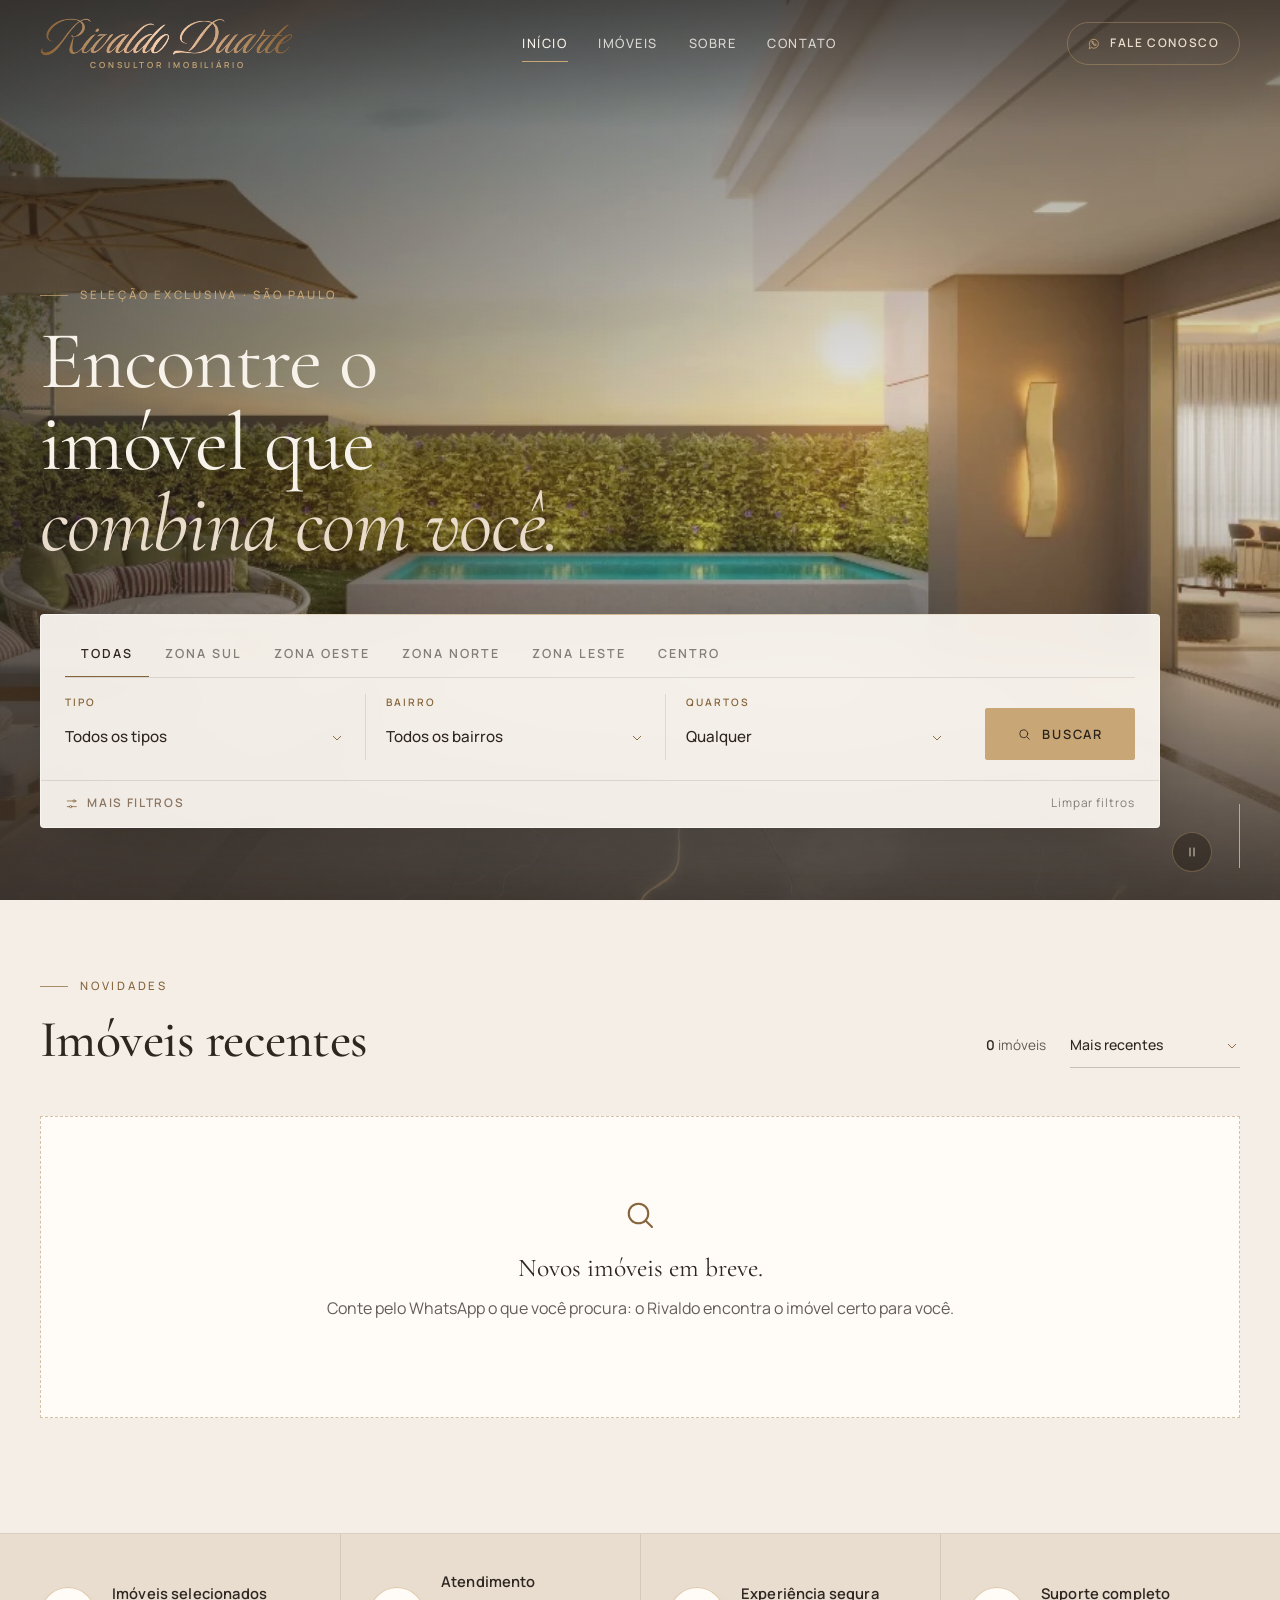
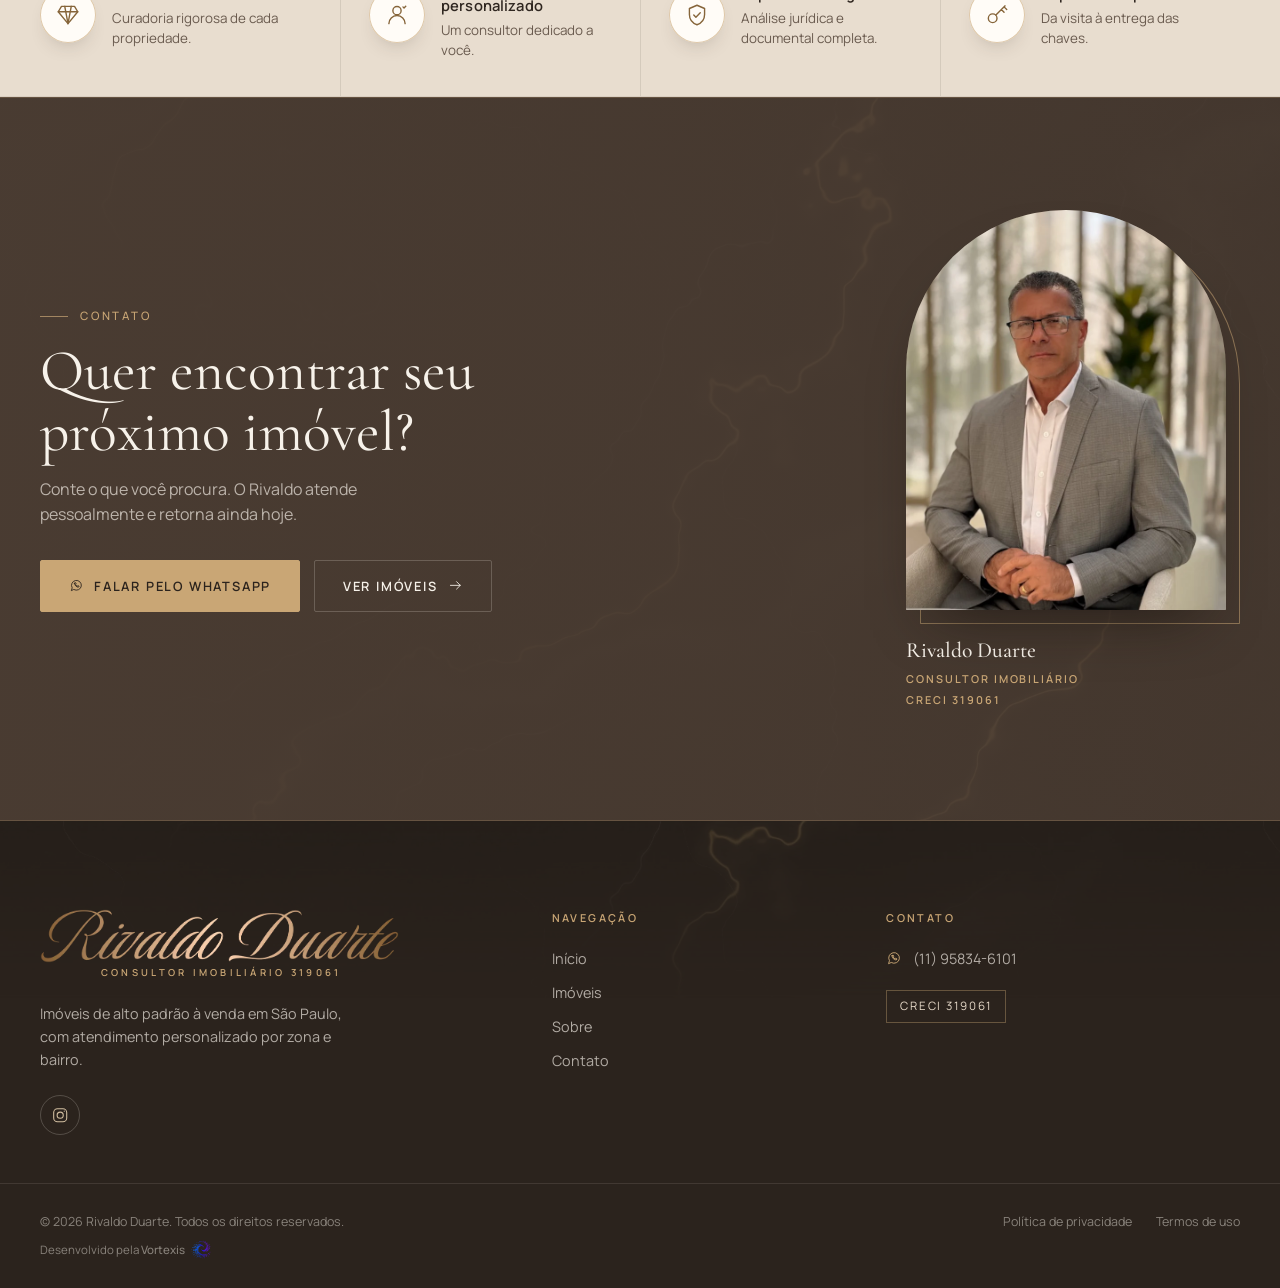
<file: index.html>
<!DOCTYPE html>
<html lang="pt-BR">
<head>
  <meta charset="UTF-8">
  <meta name="viewport" content="width=device-width, initial-scale=1.0">
  <title>Rivaldo Duarte — Consultor imobiliário | Imóveis de alto padrão</title>
  <meta name="description" content="Rivaldo Duarte, consultor imobiliário (CRECI 319061). Imóveis de alto padrão à venda em São Paulo, por zona e bairro.">
  <meta name="theme-color" content="#2B231D">
  <link rel="icon" href="favicon.ico" sizes="any">
  <link rel="icon" type="image/png" sizes="32x32" href="assets/icons/favicon-32.png">
  <link rel="apple-touch-icon" href="assets/icons/apple-touch-icon.png">

  <link rel="preconnect" href="https://fonts.googleapis.com">
  <link rel="preconnect" href="https://fonts.gstatic.com" crossorigin>
  <link href="https://fonts.googleapis.com/css2?family=Cormorant+Garamond:ital,wght@0,400;0,500;0,600;1,400&family=Manrope:wght@300;400;500;600&display=swap" rel="stylesheet">

  <link rel="stylesheet" href="css/style.css">
</head>
<body>

  <!-- Sprite de ícones (traço fino, reutilizados via <use>) -->
  <svg class="sprite" aria-hidden="true" focusable="false">
    <symbol id="i-bed" viewBox="0 0 24 24"><path d="M3 18v-6.5A1.5 1.5 0 0 1 4.5 10h15a1.5 1.5 0 0 1 1.5 1.5V18M3 15h18M3 18v2M21 18v2M6 10V7.5A1.5 1.5 0 0 1 7.5 6h9A1.5 1.5 0 0 1 18 7.5V10M12 6v4"/></symbol>
    <symbol id="i-bath" viewBox="0 0 24 24"><path d="M4 12h16v2a5 5 0 0 1-5 5H9a5 5 0 0 1-5-5v-2ZM6 12V6a2 2 0 0 1 3.5-1.3M8 19l-1 2M16 19l1 2M3 12h18"/></symbol>
    <symbol id="i-car" viewBox="0 0 24 24"><path d="M5 16h14M5 16v3M19 16v3M4 16v-3.5L6 7.5A2 2 0 0 1 7.9 6h8.2a2 2 0 0 1 1.9 1.5l2 5V16M4 12.5h16M7.5 14h.01M16.5 14h.01"/></symbol>
    <symbol id="i-area" viewBox="0 0 24 24"><path d="M4 9V4h5M20 9V4h-5M4 15v5h5M20 15v5h-5M9 9h6v6H9z"/></symbol>
    <symbol id="i-arrow" viewBox="0 0 24 24"><path d="M4 12h16M14 6l6 6-6 6"/></symbol>
    <symbol id="i-arrow-up-right" viewBox="0 0 24 24"><path d="M7 17 17 7M8 7h9v9"/></symbol>
    <symbol id="i-chevron" viewBox="0 0 24 24"><path d="m6 9 6 6 6-6"/></symbol>
    <symbol id="i-search" viewBox="0 0 24 24"><circle cx="11" cy="11" r="6.5"/><path d="m20 20-4.2-4.2"/></symbol>
    <symbol id="i-sliders" viewBox="0 0 24 24"><path d="M4 7h10M18 7h2M4 17h4M12 17h8"/><circle cx="16" cy="7" r="2"/><circle cx="10" cy="17" r="2"/></symbol>
    <symbol id="i-close" viewBox="0 0 24 24"><path d="M6 6l12 12M18 6 6 18"/></symbol>
    <symbol id="i-pin" viewBox="0 0 24 24"><path d="M12 21s-6.5-5.6-6.5-11a6.5 6.5 0 1 1 13 0c0 5.4-6.5 11-6.5 11Z"/><circle cx="12" cy="10" r="2.3"/></symbol>
    <symbol id="i-phone" viewBox="0 0 24 24"><path d="M5 4h3.5l1.5 4-2 1.3a10.5 10.5 0 0 0 6.7 6.7L16 14l4 1.5V19a1.5 1.5 0 0 1-1.6 1.5A15.5 15.5 0 0 1 3.5 5.6 1.5 1.5 0 0 1 5 4Z"/></symbol>
    <symbol id="i-mail" viewBox="0 0 24 24"><rect x="3" y="5.5" width="18" height="13" rx="1.5"/><path d="m3.5 6.5 8.5 6.5 8.5-6.5"/></symbol>
    <symbol id="i-whatsapp" viewBox="0 0 24 24"><path d="M4 20l1.2-4A8 8 0 1 1 8.3 19Z"/><path d="M9 8.6c0 3.3 3.1 6.4 6.4 6.4l1.1-1.6-2-1-.9.8a4.6 4.6 0 0 1-2.8-2.8l.8-.9-1-2L9 8.6Z"/></symbol>
    <symbol id="i-instagram" viewBox="0 0 24 24"><rect x="3.5" y="3.5" width="17" height="17" rx="5"/><circle cx="12" cy="12" r="4"/><path d="M17.3 6.7h.01"/></symbol>
    <symbol id="i-facebook" viewBox="0 0 24 24"><path d="M14 8h2.5V4.5H14A3.5 3.5 0 0 0 10.5 8v2.5H8V14h2.5v6.5H14V14h2.5l.5-3.5h-3V8.5A.5.5 0 0 1 14 8Z"/></symbol>
    <symbol id="i-linkedin" viewBox="0 0 24 24"><rect x="3.5" y="3.5" width="17" height="17" rx="2"/><path d="M8 10.5V16M8 7.8v.01M11.5 16v-5.5M11.5 13a2.5 2.5 0 0 1 5 0v3"/></symbol>
    <symbol id="i-youtube" viewBox="0 0 24 24"><rect x="2.5" y="5.5" width="19" height="13" rx="3.5"/><path d="m10 9.5 4.5 2.5-4.5 2.5z"/></symbol>
    <symbol id="i-diamond" viewBox="0 0 24 24"><path d="M6 4h12l3 5-9 11L3 9Z"/><path d="M3 9h18M9 4l3 16 3-16"/></symbol>
    <symbol id="i-user" viewBox="0 0 24 24"><circle cx="12" cy="8" r="3.8"/><path d="M4.5 20a7.5 7.5 0 0 1 15 0"/><path d="M17.5 4.5l1 1 2-2"/></symbol>
    <symbol id="i-shield" viewBox="0 0 24 24"><path d="M12 3 5 6v5.5c0 4.3 3 8 7 9.5 4-1.5 7-5.2 7-9.5V6Z"/><path d="m9 12 2 2 4-4"/></symbol>
    <symbol id="i-pause" viewBox="0 0 24 24"><path d="M9 6v12M15 6v12"/></symbol>
    <symbol id="i-play" viewBox="0 0 24 24"><path d="M8 5.5v13l10-6.5z"/></symbol>
    <symbol id="i-key" viewBox="0 0 24 24"><circle cx="8" cy="15" r="4"/><path d="m11 12 8.5-8.5M16 7l2.5 2.5M18.5 4.5 21 7"/></symbol>
  </svg>

  <a class="skip-link" href="#conteudo">Pular para o conteúdo</a>

  <!-- ================= HEADER ================= -->
  <header class="header" id="header">
    <div class="container header__inner">
      <a href="index.html" class="logo" aria-label="Rivaldo Duarte, consultor imobiliário — página inicial">
        <img class="logo__img" src="assets/images/logo-assinatura.webp" alt="" width="931" height="140" decoding="async">
        <span class="logo__tag">Consultor imobiliário</span>
      </a>

      <nav class="nav" id="nav" aria-label="Navegação principal">
        <ul class="nav__list">
          <li><a class="nav__link is-active" href="#inicio" aria-current="page">Início</a></li>
          <li data-featured-only><a class="nav__link" href="#destaques">Destaques</a></li>
          <li><a class="nav__link" href="#imoveis">Imóveis</a></li>
          <li><a class="nav__link" href="#sobre">Sobre</a></li>
          <li><a class="nav__link" href="#contato">Contato</a></li>
        </ul>
        <div class="nav__mobile-footer">
          <a class="btn btn--gold btn--block" href="https://wa.me/5511958346101" target="_blank" rel="noopener">
            <svg class="icon" aria-hidden="true"><use href="#i-whatsapp"/></svg>
            Falar pelo WhatsApp
          </a>
          <p class="nav__mobile-meta">CRECI 319061 · São Paulo</p>
        </div>
      </nav>

      <div class="header__actions">
        <a class="header__cta" href="https://wa.me/5511958346101" target="_blank" rel="noopener" aria-label="Fale conosco pelo WhatsApp">
          <svg class="icon" aria-hidden="true"><use href="#i-whatsapp"/></svg>
          <span>Fale conosco</span>
        </a>
        <button class="burger" id="burger" type="button" aria-label="Abrir menu" aria-expanded="false" aria-controls="nav">
          <span></span><span></span>
        </button>
      </div>
    </div>
  </header>

  <main id="conteudo">

    <!-- ================= HERO ================= -->
    <section class="hero" id="inicio" data-bg="codex" aria-label="Busca de imóveis">
      <div class="hero__media" aria-hidden="true">
        <!-- FUNDO A — Animação cinematográfica (imagem + câmera lenta + luz dourada) -->
        <div class="hero__cinematic">
          <div class="hero__camera">
            <picture>
              <source media="(max-width: 767px) and (orientation: portrait)" srcset="assets/images/hero-fundo-mobile.webp" type="image/webp">
              <source srcset="assets/images/hero-fundo.webp" type="image/webp">
              <img src="assets/images/hero-fundo.jpg" alt="" width="1600" height="615" fetchpriority="high" decoding="async">
            </picture>
            <div class="hero__sun"></div>
          </div>
        </div>

        <!-- FUNDO B — Vídeo (assets/videos/hero-imovel.mp4) + fallback estático -->
        <div class="hero__fallback"></div>
        <video class="hero__video" id="heroVideo"
               muted loop playsinline preload="none"
               poster="assets/images/hero-fundo.webp">
          <source src="assets/videos/hero-imovel.webm" type="video/webm">
          <source src="assets/videos/hero-imovel.mp4" type="video/mp4">
        </video>

        <div class="hero__overlay"></div>
        <div class="hero__marble marble"></div>
      </div>

      <div class="container hero__content">
        <p class="eyebrow reveal" data-reveal="fade-up">Seleção exclusiva · São Paulo</p>
        <h1 class="hero__title reveal" data-reveal="fade-up" style="--delay: 80ms">
          Encontre o imóvel que <em>combina com você.</em>
        </h1>

        <!-- ===== FILTRO PRINCIPAL ===== -->
        <form class="search theme-light reveal" id="searchForm" data-reveal="fade-up" style="--delay: 180ms" role="search" aria-label="Buscar imóveis" novalidate>
          <!-- Zonas de São Paulo (códigos iguais aos do painel) -->
          <div class="search__tabs search__tabs--zones" role="radiogroup" aria-label="Zona de São Paulo">
            <label class="search__tab"><input type="radio" name="zone" value="" checked><span>Todas</span></label>
            <label class="search__tab"><input type="radio" name="zone" value="sul"><span>Zona Sul</span></label>
            <label class="search__tab"><input type="radio" name="zone" value="oeste"><span>Zona Oeste</span></label>
            <label class="search__tab"><input type="radio" name="zone" value="norte"><span>Zona Norte</span></label>
            <label class="search__tab"><input type="radio" name="zone" value="leste"><span>Zona Leste</span></label>
            <label class="search__tab"><input type="radio" name="zone" value="centro"><span>Centro</span></label>
            <span class="search__tab-indicator" aria-hidden="true"></span>
          </div>

          <div class="search__fields">
            <div class="field">
              <label class="field__label" for="fType">Tipo</label>
              <div class="field__control">
                <select id="fType" name="type"><option value="">Todos os tipos</option></select>
                <svg class="field__chevron" aria-hidden="true"><use href="#i-chevron"/></svg>
              </div>
            </div>
            <div class="field">
              <label class="field__label" for="fNeighborhood">Bairro</label>
              <div class="field__control">
                <select id="fNeighborhood" name="neighborhood"><option value="">Todos os bairros</option></select>
                <svg class="field__chevron" aria-hidden="true"><use href="#i-chevron"/></svg>
              </div>
            </div>
            <div class="field">
              <label class="field__label" for="fBedrooms">Quartos</label>
              <div class="field__control">
                <select id="fBedrooms" name="bedrooms">
                  <option value="">Qualquer</option>
                  <option value="1">1 ou mais</option>
                  <option value="2">2 ou mais</option>
                  <option value="3">3 ou mais</option>
                  <option value="4">4 ou mais</option>
                </select>
                <svg class="field__chevron" aria-hidden="true"><use href="#i-chevron"/></svg>
              </div>
            </div>
            <button class="btn btn--gold search__submit" type="submit">
              <svg class="icon" aria-hidden="true"><use href="#i-search"/></svg>
              <span>Buscar</span>
            </button>
          </div>

          <div class="search__more" id="moreFilters">
            <div class="search__more-inner">
            <div class="field">
              <span class="field__label" id="lblParking">Vagas</span>
              <div class="chips" role="radiogroup" aria-labelledby="lblParking">
                <label class="chip"><input type="radio" name="parking" value="" checked><span>Todas</span></label>
                <label class="chip"><input type="radio" name="parking" value="1"><span>1+</span></label>
                <label class="chip"><input type="radio" name="parking" value="2"><span>2+</span></label>
                <label class="chip"><input type="radio" name="parking" value="3"><span>3+</span></label>
                <label class="chip"><input type="radio" name="parking" value="4"><span>4+</span></label>
              </div>
            </div>
            <div class="field">
              <label class="field__label" for="fArea">Área mínima</label>
              <div class="field__control">
                <select id="fArea" name="area">
                  <option value="">Qualquer área</option>
                  <option value="50">50 m²+</option>
                  <option value="100">100 m²+</option>
                  <option value="200">200 m²+</option>
                  <option value="300">300 m²+</option>
                  <option value="500">500 m²+</option>
                </select>
                <svg class="field__chevron" aria-hidden="true"><use href="#i-chevron"/></svg>
              </div>
            </div>
          </div>
          </div>

          <div class="search__footer">
            <button class="search__toggle" type="button" id="moreToggle" aria-expanded="false" aria-controls="moreFilters">
              <svg class="icon" aria-hidden="true"><use href="#i-sliders"/></svg>
              <span>Mais filtros</span>
            </button>
            <button class="search__reset link-underline" type="reset">Limpar filtros</button>
          </div>
        </form>
      </div>

      <button class="hero__pause" type="button" id="heroPause" aria-pressed="false" aria-label="Pausar animação de fundo">
        <svg class="icon icon-pause" aria-hidden="true"><use href="#i-pause"/></svg>
        <svg class="icon icon-play" aria-hidden="true"><use href="#i-play"/></svg>
      </button>

      <a class="hero__scroll" href="#destaques" aria-label="Ver imóveis em destaque">
        <span></span>
      </a>
    </section>

    <!-- ================= DESTAQUES (CARROSSEL) ================= -->
    <section class="section featured" id="destaques" aria-labelledby="featuredTitle">
      <div class="container">
        <div class="section-head">
          <div>
            <p class="eyebrow reveal" data-reveal="fade-up">Curadoria</p>
            <h2 class="section-title reveal" id="featuredTitle" data-reveal="fade-up" style="--delay: 60ms">Imóveis em destaque</h2>
          </div>
          <div class="carousel-nav reveal" data-reveal="fade-in">
            <span class="carousel-nav__count" aria-hidden="true"><b id="carouselCurrent">01</b> / <span id="carouselTotal">00</span></span>
            <button class="round-btn" type="button" id="carouselPrev" aria-label="Imóvel anterior">
              <svg class="icon icon--flip" aria-hidden="true"><use href="#i-arrow"/></svg>
            </button>
            <button class="round-btn" type="button" id="carouselNext" aria-label="Próximo imóvel">
              <svg class="icon" aria-hidden="true"><use href="#i-arrow"/></svg>
            </button>
          </div>
        </div>
      </div>

      <div class="carousel reveal" data-reveal="fade-up" aria-roledescription="carrossel" aria-label="Imóveis em destaque">
        <div class="carousel__track" id="carouselTrack" tabindex="0">
          <!-- Slides renderizados via JavaScript -->
        </div>
      </div>

      <div class="container">
        <div class="carousel__progress" aria-hidden="true"><span id="carouselProgress"></span></div>
        <div class="carousel__dots" id="carouselDots" role="tablist" aria-label="Selecionar imóvel"></div>
      </div>
    </section>

    <!-- ================= GRID / RESULTADOS ================= -->
    <section class="section listings theme-light" id="imoveis" aria-labelledby="listingsTitle">
      <div class="container">
        <div class="section-head section-head--listings">
          <div>
            <p class="eyebrow reveal" data-reveal="fade-up" id="listingsEyebrow">Novidades</p>
            <h2 class="section-title reveal" id="listingsTitle" data-reveal="fade-up" style="--delay: 60ms">Imóveis recentes</h2>
          </div>
          <div class="listings__tools reveal" data-reveal="fade-in">
            <p class="listings__count" id="resultsCount" aria-live="polite"></p>
            <div class="field field--inline">
              <label class="sr-only" for="fSort">Ordenar por</label>
              <div class="field__control">
                <select id="fSort" name="sort">
                  <option value="recent">Mais recentes</option>
                  <option value="price-asc">Menor preço</option>
                  <option value="price-desc">Maior preço</option>
                  <option value="area-desc">Maior área</option>
                </select>
                <svg class="field__chevron" aria-hidden="true"><use href="#i-chevron"/></svg>
              </div>
            </div>
          </div>
        </div>

        <div class="active-filters" id="activeFilters" aria-label="Filtros aplicados"></div>

        <div class="grid" id="propertyGrid">
          <!-- Cards renderizados via JavaScript -->
        </div>

        <div class="empty" id="emptyState" hidden>
          <svg class="icon empty__icon" aria-hidden="true"><use href="#i-search"/></svg>
          <p class="empty__title">Nenhum imóvel encontrado com esses filtros.</p>
          <p class="empty__text">Tente outra zona ou remova algum filtro.</p>
          <button class="btn btn--outline" type="button" id="emptyReset">Limpar filtros</button>
        </div>

        <div class="listings__more" id="loadMoreWrap">
          <button class="btn btn--outline" type="button" id="loadMore">
            Ver mais imóveis
            <svg class="icon" aria-hidden="true"><use href="#i-arrow"/></svg>
          </button>
        </div>
      </div>
    </section>

    <!-- ================= DIFERENCIAIS ================= -->
    <section class="features" id="sobre" aria-label="Diferenciais">
      <div class="container">
        <ul class="features__list">
          <li class="feature reveal" data-reveal="fade-up">
            <svg class="feature__icon" aria-hidden="true"><use href="#i-diamond"/></svg>
            <div><h3>Imóveis selecionados</h3><p>Curadoria rigorosa de cada propriedade.</p></div>
          </li>
          <li class="feature reveal" data-reveal="fade-up" style="--delay: 80ms">
            <svg class="feature__icon" aria-hidden="true"><use href="#i-user"/></svg>
            <div><h3>Atendimento personalizado</h3><p>Um consultor dedicado a você.</p></div>
          </li>
          <li class="feature reveal" data-reveal="fade-up" style="--delay: 160ms">
            <svg class="feature__icon" aria-hidden="true"><use href="#i-shield"/></svg>
            <div><h3>Experiência segura</h3><p>Análise jurídica e documental completa.</p></div>
          </li>
          <li class="feature reveal" data-reveal="fade-up" style="--delay: 240ms">
            <svg class="feature__icon" aria-hidden="true"><use href="#i-key"/></svg>
            <div><h3>Suporte completo</h3><p>Da visita à entrega das chaves.</p></div>
          </li>
        </ul>
      </div>
    </section>

    <!-- ================= CTA CONTATO ================= -->
    <section class="cta" id="contato" aria-labelledby="ctaTitle">
      <div class="cta__marble marble marble--sheen" aria-hidden="true"></div>
      <div class="container cta__inner">
        <figure class="cta__portrait reveal" data-reveal="fade-up">
          <div class="cta__photo">
            <picture>
              <source srcset="assets/images/rivaldo.webp" type="image/webp">
              <img src="assets/images/rivaldo.jpg" alt="Rivaldo Duarte, consultor imobiliário" width="720" height="900" loading="lazy" decoding="async">
            </picture>
          </div>
          <figcaption class="cta__caption">
            <b>Rivaldo Duarte</b>
            <span>Consultor imobiliário</span>
            <span>CRECI 319061</span>
          </figcaption>
        </figure>

        <div class="cta__body">
          <p class="eyebrow reveal" data-reveal="fade-up">Contato</p>
          <h2 class="cta__title reveal" id="ctaTitle" data-reveal="fade-up" style="--delay: 60ms">Quer encontrar seu próximo imóvel?</h2>
          <p class="cta__text reveal" data-reveal="fade-up" style="--delay: 120ms">Conte o que você procura. O Rivaldo atende pessoalmente e retorna ainda hoje.</p>
          <div class="cta__actions reveal" data-reveal="fade-up" style="--delay: 180ms">
            <a class="btn btn--gold" href="https://wa.me/5511958346101" target="_blank" rel="noopener">
              <svg class="icon" aria-hidden="true"><use href="#i-whatsapp"/></svg>
              Falar pelo WhatsApp
            </a>
            <a class="btn btn--outline" href="#imoveis">
              Ver imóveis
              <svg class="icon" aria-hidden="true"><use href="#i-arrow"/></svg>
            </a>
          </div>
        </div>
      </div>
    </section>
  </main>

  <!-- ================= FOOTER ================= -->
  <footer class="footer">
    <div class="footer__marble marble" aria-hidden="true"></div>
    <div class="container footer__grid">
      <div class="footer__brand">
        <a href="index.html" class="logo logo--footer" aria-label="Rivaldo Duarte, consultor imobiliário — página inicial">
          <img class="logo__img" src="assets/images/logo-assinatura.webp" alt="" width="931" height="140" loading="lazy" decoding="async">
          <span class="logo__tag">Consultor imobiliário 319061</span>
        </a>
        <p class="footer__about">Imóveis de alto padrão à venda em São Paulo, com atendimento personalizado por zona e bairro.</p>
        <ul class="socials" aria-label="Redes sociais">
          <li><a href="https://www.instagram.com/rivaldo_cyrela/" target="_blank" rel="noopener" aria-label="Instagram @rivaldo_cyrela"><svg class="icon" aria-hidden="true"><use href="#i-instagram"/></svg></a></li>
        </ul>
      </div>

      <nav class="footer__col" aria-label="Navegação do rodapé">
        <h3 class="footer__title">Navegação</h3>
        <ul>
          <li><a class="link-underline" href="#inicio">Início</a></li>
          <li data-featured-only><a class="link-underline" href="#destaques">Destaques</a></li>
          <li><a class="link-underline" href="#imoveis">Imóveis</a></li>
          <li><a class="link-underline" href="#sobre">Sobre</a></li>
          <li><a class="link-underline" href="#contato">Contato</a></li>
        </ul>
      </nav>

      <div class="footer__col">
        <h3 class="footer__title">Contato</h3>
        <ul class="footer__contact">
          <li><svg class="icon" aria-hidden="true"><use href="#i-whatsapp"/></svg><a class="link-underline" href="https://wa.me/5511958346101" target="_blank" rel="noopener">(11) 95834-6101</a></li>
        </ul>
        <p class="footer__creci">CRECI 319061</p>
      </div>

    </div>

    <div class="container footer__bottom">
      <div class="footer__credits">
        <p>© <span id="year">2026</span> Rivaldo Duarte. Todos os direitos reservados.</p>
        <a class="footer__developer" href="https://vortexistech.com" target="_blank" rel="noopener noreferrer">
          <span>Desenvolvido pela <strong>Vortexis</strong></span>
          <img src="assets/images/vortexis-logo.png" alt="" width="20" height="20" loading="lazy" decoding="async">
        </a>
      </div>
      <ul>
        <li><a class="link-underline" href="#">Política de privacidade</a></li>
        <li><a class="link-underline" href="#">Termos de uso</a></li>
      </ul>
    </div>
  </footer>

  <a class="whats-float" href="https://wa.me/5511958346101" target="_blank" rel="noopener" aria-label="Conversar pelo WhatsApp">
    <svg class="icon" aria-hidden="true"><use href="#i-whatsapp"/></svg>
  </a>

  <script src="js/data.js" defer></script>
  <script src="js/main.js" defer></script>
</body>
</html>
</file>
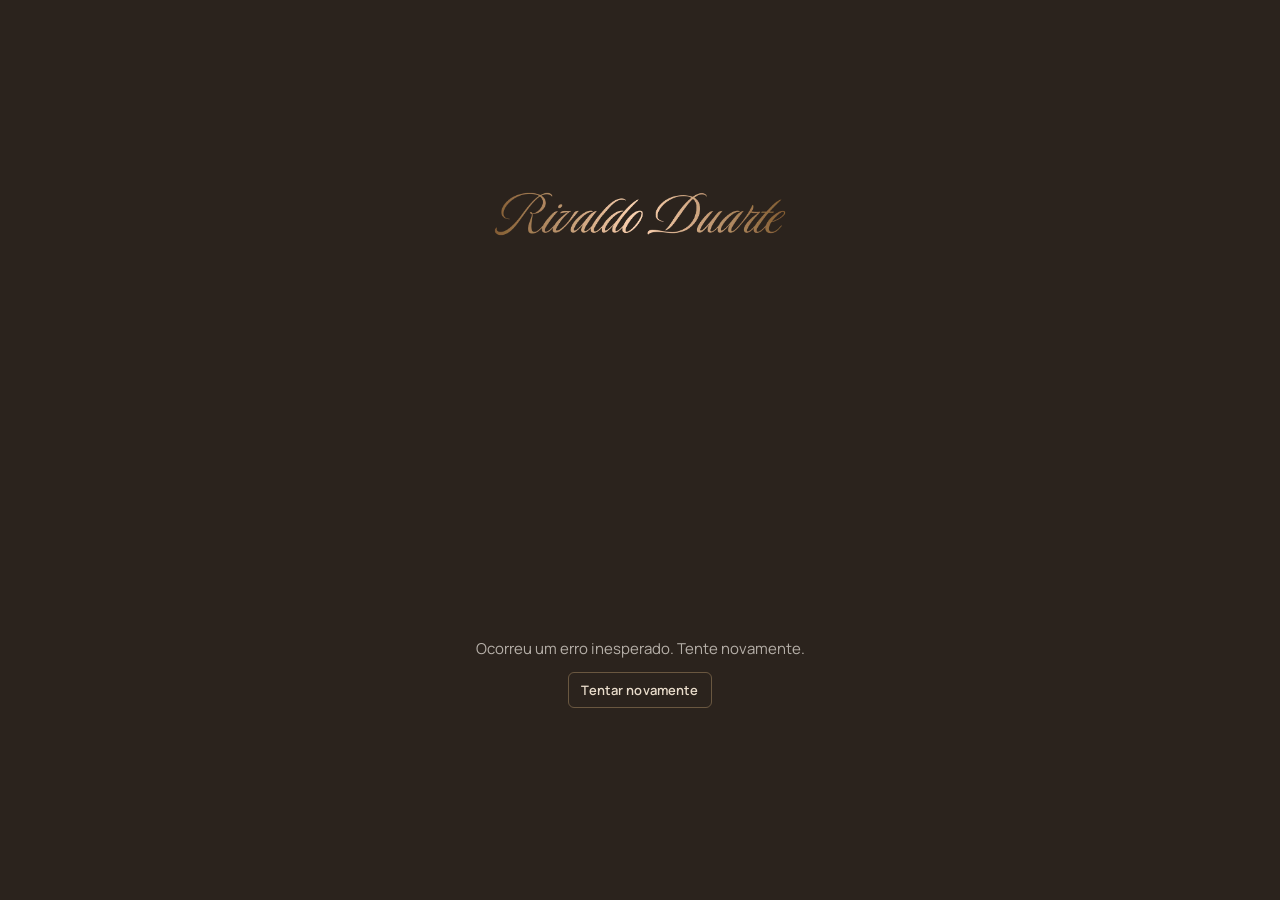
<file: admin/index.html>
<!DOCTYPE html>
<html lang="pt-BR">
<head>
  <meta charset="UTF-8">
  <meta name="viewport" content="width=device-width, initial-scale=1, viewport-fit=cover">
  <meta name="robots" content="noindex, nofollow">
  <meta name="referrer" content="same-origin">
  <meta name="theme-color" content="#3A2F28">
  <meta name="mobile-web-app-capable" content="yes">
  <meta name="apple-mobile-web-app-capable" content="yes">
  <meta name="apple-mobile-web-app-status-bar-style" content="black-translucent">
  <meta name="apple-mobile-web-app-title" content="Rivaldo">
  <title>Dashboard — Painel Rivaldo</title>

  <link rel="manifest" href="manifest.json">
  <link rel="icon" type="image/png" sizes="32x32" href="icons/favicon-32.png">
  <link rel="apple-touch-icon" href="icons/apple-touch-icon.png">
  <link rel="preconnect" href="https://fonts.googleapis.com">
  <link rel="preconnect" href="https://fonts.gstatic.com" crossorigin>
  <link href="https://fonts.googleapis.com/css2?family=Cormorant+Garamond:wght@500&family=Manrope:wght@400;500;600;700&display=swap" rel="stylesheet">
  <link rel="stylesheet" href="css/admin.css">
</head>
<body class="is-booting">
  <a class="skip-link" href="#content">Pular para o conteúdo</a>

  <!-- Exibida enquanto a sessão é confirmada no servidor -->
  <div class="boot" aria-live="polite">
    <img class="brand-logo brand-logo--boot" src="../assets/images/logo-assinatura.webp" alt="" width="931" height="140" decoding="async">
    <span class="sr-only">Carregando painel…</span>
  </div>

  <div class="shell">
    <aside class="sidebar" id="sidebar" aria-label="Navegação principal"></aside>
    <div class="scrim" id="scrim" aria-hidden="true"></div>

    <div class="main">
      <header class="topbar" id="topbar"></header>

      <main class="content" id="content" tabindex="-1">
        <div class="page-head">
          <div>
            <p class="eyebrow" id="today"></p>
            <h1 class="page-title" id="greeting">Dashboard</h1>
          </div>
          <a class="btn btn--gold" href="imovel-form.html">
            <svg class="icon" aria-hidden="true"><use href="#i-plus"/></svg>
            <span>Adicionar imóvel</span>
          </a>
        </div>

        <section aria-label="Resumo dos imóveis">
          <div class="stats" id="stats" aria-busy="true"></div>
        </section>

        <section class="card" aria-labelledby="recentTitle">
          <div class="card__head">
            <h2 class="card__title" id="recentTitle">Imóveis recentes</h2>
            <a class="btn btn--ghost btn--sm" href="imoveis.html">
              Ver todos
              <svg class="icon" aria-hidden="true"><use href="#i-arrowRight"/></svg>
            </a>
          </div>
          <div id="recent" aria-busy="true"></div>
        </section>
      </main>
    </div>
  </div>

  <script type="module" src="js/pages/dashboard.js"></script>
</body>
</html>
</file>
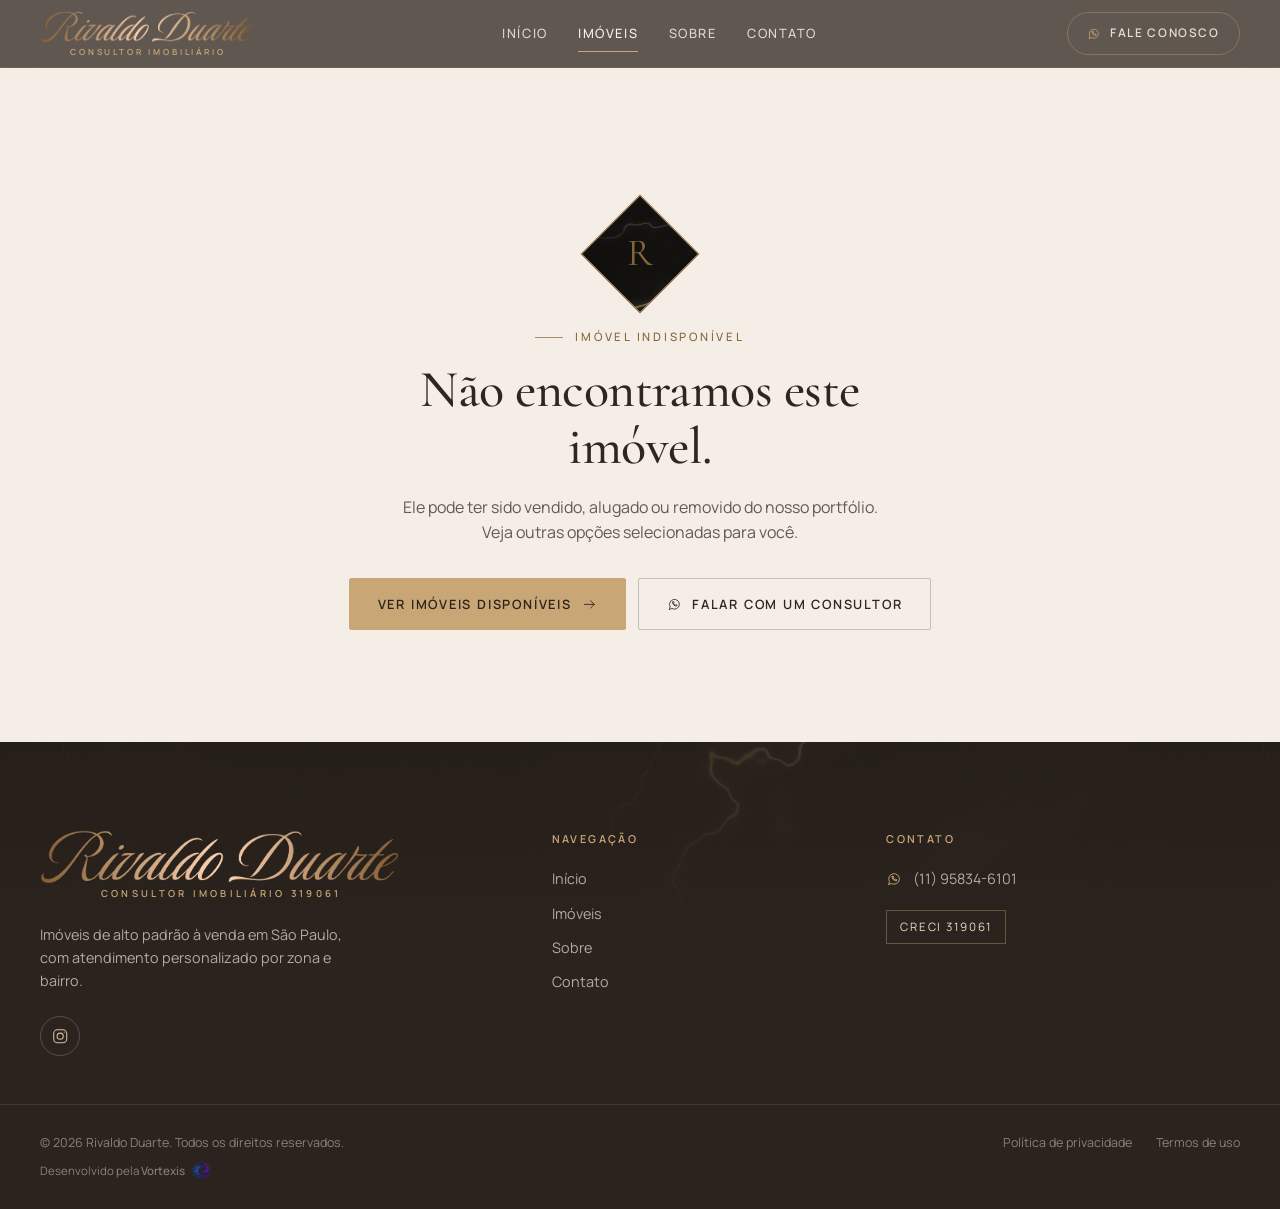
<file: imovel.html>
<!DOCTYPE html>
<html lang="pt-BR">
<head>
  <meta charset="UTF-8">
  <meta name="viewport" content="width=device-width, initial-scale=1.0, viewport-fit=cover">
  <title>Imóvel — Rivaldo Duarte</title>
  <meta name="description" content="Imóveis de alto padrão à venda em São Paulo.">
  <meta name="theme-color" content="#2B231D">
  <link rel="icon" href="favicon.ico" sizes="any">
  <link rel="icon" type="image/png" sizes="32x32" href="assets/icons/favicon-32.png">
  <link rel="apple-touch-icon" href="assets/icons/apple-touch-icon.png">
  <meta property="og:type" content="website">
  <meta property="og:site_name" content="Rivaldo Duarte">
  <meta property="og:title" content="Rivaldo Duarte — Consultor imobiliário">
  <meta property="og:description" content="Imóveis de alto padrão à venda em São Paulo.">
  <meta property="og:image" content="">
  <link rel="canonical" href="">

  <link rel="preconnect" href="https://fonts.googleapis.com">
  <link rel="preconnect" href="https://fonts.gstatic.com" crossorigin>
  <link href="https://fonts.googleapis.com/css2?family=Cormorant+Garamond:ital,wght@0,400;0,500;0,600;1,400&family=Manrope:wght@300;400;500;600&display=swap" rel="stylesheet">

  <link rel="stylesheet" href="css/style.css">
  <link rel="stylesheet" href="css/imovel.css">
</head>
<body class="page-property is-loading">

  <!-- Sprite de ícones (traço fino, reutilizados via <use>) -->
  <svg class="sprite" aria-hidden="true" focusable="false">
    <symbol id="i-bed" viewBox="0 0 24 24"><path d="M3 18v-6.5A1.5 1.5 0 0 1 4.5 10h15a1.5 1.5 0 0 1 1.5 1.5V18M3 15h18M3 18v2M21 18v2M6 10V7.5A1.5 1.5 0 0 1 7.5 6h9A1.5 1.5 0 0 1 18 7.5V10M12 6v4"/></symbol>
    <symbol id="i-bath" viewBox="0 0 24 24"><path d="M4 12h16v2a5 5 0 0 1-5 5H9a5 5 0 0 1-5-5v-2ZM6 12V6a2 2 0 0 1 3.5-1.3M8 19l-1 2M16 19l1 2M3 12h18"/></symbol>
    <symbol id="i-car" viewBox="0 0 24 24"><path d="M5 16h14M5 16v3M19 16v3M4 16v-3.5L6 7.5A2 2 0 0 1 7.9 6h8.2a2 2 0 0 1 1.9 1.5l2 5V16M4 12.5h16M7.5 14h.01M16.5 14h.01"/></symbol>
    <symbol id="i-area" viewBox="0 0 24 24"><path d="M4 9V4h5M20 9V4h-5M4 15v5h5M20 15v5h-5M9 9h6v6H9z"/></symbol>
    <symbol id="i-arrow" viewBox="0 0 24 24"><path d="M4 12h16M14 6l6 6-6 6"/></symbol>
    <symbol id="i-arrow-up-right" viewBox="0 0 24 24"><path d="M7 17 17 7M8 7h9v9"/></symbol>
    <symbol id="i-chevron" viewBox="0 0 24 24"><path d="m6 9 6 6 6-6"/></symbol>
    <symbol id="i-search" viewBox="0 0 24 24"><circle cx="11" cy="11" r="6.5"/><path d="m20 20-4.2-4.2"/></symbol>
    <symbol id="i-sliders" viewBox="0 0 24 24"><path d="M4 7h10M18 7h2M4 17h4M12 17h8"/><circle cx="16" cy="7" r="2"/><circle cx="10" cy="17" r="2"/></symbol>
    <symbol id="i-close" viewBox="0 0 24 24"><path d="M6 6l12 12M18 6 6 18"/></symbol>
    <symbol id="i-pin" viewBox="0 0 24 24"><path d="M12 21s-6.5-5.6-6.5-11a6.5 6.5 0 1 1 13 0c0 5.4-6.5 11-6.5 11Z"/><circle cx="12" cy="10" r="2.3"/></symbol>
    <symbol id="i-phone" viewBox="0 0 24 24"><path d="M5 4h3.5l1.5 4-2 1.3a10.5 10.5 0 0 0 6.7 6.7L16 14l4 1.5V19a1.5 1.5 0 0 1-1.6 1.5A15.5 15.5 0 0 1 3.5 5.6 1.5 1.5 0 0 1 5 4Z"/></symbol>
    <symbol id="i-mail" viewBox="0 0 24 24"><rect x="3" y="5.5" width="18" height="13" rx="1.5"/><path d="m3.5 6.5 8.5 6.5 8.5-6.5"/></symbol>
    <symbol id="i-whatsapp" viewBox="0 0 24 24"><path d="M4 20l1.2-4A8 8 0 1 1 8.3 19Z"/><path d="M9 8.6c0 3.3 3.1 6.4 6.4 6.4l1.1-1.6-2-1-.9.8a4.6 4.6 0 0 1-2.8-2.8l.8-.9-1-2L9 8.6Z"/></symbol>
    <symbol id="i-instagram" viewBox="0 0 24 24"><rect x="3.5" y="3.5" width="17" height="17" rx="5"/><circle cx="12" cy="12" r="4"/><path d="M17.3 6.7h.01"/></symbol>
    <symbol id="i-facebook" viewBox="0 0 24 24"><path d="M14 8h2.5V4.5H14A3.5 3.5 0 0 0 10.5 8v2.5H8V14h2.5v6.5H14V14h2.5l.5-3.5h-3V8.5A.5.5 0 0 1 14 8Z"/></symbol>
    <symbol id="i-linkedin" viewBox="0 0 24 24"><rect x="3.5" y="3.5" width="17" height="17" rx="2"/><path d="M8 10.5V16M8 7.8v.01M11.5 16v-5.5M11.5 13a2.5 2.5 0 0 1 5 0v3"/></symbol>
    <symbol id="i-youtube" viewBox="0 0 24 24"><rect x="2.5" y="5.5" width="19" height="13" rx="3.5"/><path d="m10 9.5 4.5 2.5-4.5 2.5z"/></symbol>
    <symbol id="i-diamond" viewBox="0 0 24 24"><path d="M6 4h12l3 5-9 11L3 9Z"/><path d="M3 9h18M9 4l3 16 3-16"/></symbol>
    <symbol id="i-user" viewBox="0 0 24 24"><circle cx="12" cy="8" r="3.8"/><path d="M4.5 20a7.5 7.5 0 0 1 15 0"/><path d="M17.5 4.5l1 1 2-2"/></symbol>
    <symbol id="i-shield" viewBox="0 0 24 24"><path d="M12 3 5 6v5.5c0 4.3 3 8 7 9.5 4-1.5 7-5.2 7-9.5V6Z"/><path d="m9 12 2 2 4-4"/></symbol>
    <symbol id="i-pause" viewBox="0 0 24 24"><path d="M9 6v12M15 6v12"/></symbol>
    <symbol id="i-play" viewBox="0 0 24 24"><path d="M8 5.5v13l10-6.5z"/></symbol>
    <symbol id="i-key" viewBox="0 0 24 24"><circle cx="8" cy="15" r="4"/><path d="m11 12 8.5-8.5M16 7l2.5 2.5M18.5 4.5 21 7"/></symbol>
    <symbol id="i-check" viewBox="0 0 24 24"><path d="m5 12.5 4.5 4.5L19 7.5"/></symbol>
    <symbol id="i-share" viewBox="0 0 24 24"><circle cx="18" cy="5.5" r="2.5"/><circle cx="6" cy="12" r="2.5"/><circle cx="18" cy="18.5" r="2.5"/><path d="m8.2 10.8 7.6-4.1M8.2 13.2l7.6 4.1"/></symbol>
    <symbol id="i-photos" viewBox="0 0 24 24"><rect x="3.5" y="5.5" width="14" height="12" rx="1.5"/><path d="M7 3.5h12a1.5 1.5 0 0 1 1.5 1.5v10M4 15l4-3.5 3 2.5 2.5-2 4 3.5"/><circle cx="8" cy="9.3" r="1.3"/></symbol>
    <symbol id="i-calendar" viewBox="0 0 24 24"><rect x="3.5" y="5" width="17" height="15.5" rx="1.5"/><path d="M3.5 9.5h17M8 3v4M16 3v4M8 13h.01M12 13h.01M16 13h.01M8 16.5h.01M12 16.5h.01"/></symbol>
    <symbol id="i-copy" viewBox="0 0 24 24"><rect x="8.5" y="8.5" width="11" height="11" rx="1.5"/><path d="M15.5 8.5V6A1.5 1.5 0 0 0 14 4.5H6A1.5 1.5 0 0 0 4.5 6v8A1.5 1.5 0 0 0 6 15.5h2.5"/></symbol>
    <symbol id="i-expand" viewBox="0 0 24 24"><path d="M4 9V4h5M20 9V4h-5M4 15v5h5M20 15v5h-5"/></symbol>
    <symbol id="i-suite" viewBox="0 0 24 24"><path d="M3 18v-6.5A1.5 1.5 0 0 1 4.5 10h15a1.5 1.5 0 0 1 1.5 1.5V18M3 15h18M3 18v2M21 18v2"/><path d="M12 2.8l1 2.1 2.3.3-1.7 1.6.4 2.3-2-1.1-2 1.1.4-2.3-1.7-1.6 2.3-.3z"/></symbol>
    <symbol id="i-home" viewBox="0 0 24 24"><path d="M3.5 11 12 4l8.5 7M5.5 9.5V20h13V9.5M10 20v-5.5h4V20"/></symbol>
  </svg>

  <a class="skip-link" href="#conteudo">Pular para o conteúdo</a>

  <!-- ================= HEADER ================= -->
  <header class="header is-scrolled header--solid" id="header">
    <div class="container header__inner">
      <a href="index.html" class="logo" aria-label="Rivaldo Duarte, consultor imobiliário — página inicial">
        <img class="logo__img" src="assets/images/logo-assinatura.webp" alt="" width="931" height="140" decoding="async">
        <span class="logo__tag">Consultor imobiliário</span>
      </a>

      <nav class="nav" id="nav" aria-label="Navegação principal">
        <ul class="nav__list">
          <li><a class="nav__link" href="index.html">Início</a></li>
          <li><a class="nav__link is-active" href="index.html#imoveis">Imóveis</a></li>
          <li><a class="nav__link" href="index.html#sobre">Sobre</a></li>
          <li><a class="nav__link" href="index.html#contato">Contato</a></li>
        </ul>
        <div class="nav__mobile-footer">
          <a class="btn btn--gold btn--block" href="https://wa.me/5511958346101" target="_blank" rel="noopener" data-wa>
            <svg class="icon" aria-hidden="true"><use href="#i-whatsapp"/></svg>
            Falar pelo WhatsApp
          </a>
          <p class="nav__mobile-meta">CRECI 319061 · São Paulo</p>
        </div>
      </nav>

      <div class="header__actions">
        <a class="header__cta" href="https://wa.me/5511958346101" target="_blank" rel="noopener" aria-label="Fale conosco pelo WhatsApp" data-wa>
          <svg class="icon" aria-hidden="true"><use href="#i-whatsapp"/></svg>
          <span>Fale conosco</span>
        </a>
        <button class="burger" id="burger" type="button" aria-label="Abrir menu" aria-expanded="false" aria-controls="nav">
          <span></span><span></span>
        </button>
      </div>
    </div>
  </header>

  <main id="conteudo" class="pd theme-light" tabindex="-1">

    <!-- ===== CARREGANDO ===== -->
    <div class="pd-loading container" id="pdLoading" aria-live="polite">
      <div class="pd-skel pd-skel--crumb"></div>
      <div class="pd-skel pd-skel--gallery"></div>
      <div class="pd-skel pd-skel--title"></div>
      <div class="pd-skel pd-skel--line"></div>
      <span class="sr-only">Carregando imóvel…</span>
    </div>

    <!-- ===== NÃO ENCONTRADO ===== -->
    <section class="pd-missing container" id="pdMissing" hidden aria-labelledby="missingTitle">
      <div class="pd-missing__mark marble" aria-hidden="true"><span>R</span></div>
      <p class="eyebrow">Imóvel indisponível</p>
      <h1 class="section-title" id="missingTitle">Não encontramos este imóvel.</h1>
      <p class="pd-missing__text" id="missingText">Ele pode ter sido vendido, alugado ou removido do nosso portfólio. Veja outras opções selecionadas para você.</p>
      <div class="pd-missing__actions">
        <a class="btn btn--gold" href="index.html#imoveis">Ver imóveis disponíveis <svg class="icon" aria-hidden="true"><use href="#i-arrow"/></svg></a>
        <a class="btn btn--outline" href="https://wa.me/5511958346101" target="_blank" rel="noopener" data-wa>
          <svg class="icon" aria-hidden="true"><use href="#i-whatsapp"/></svg> Falar com um consultor
        </a>
      </div>
    </section>

    <!-- ===== IMÓVEL ===== -->
    <article class="pd-content" id="pdContent" hidden>
      <div class="container">
        <nav class="crumbs" aria-label="Você está em">
          <ol id="crumbs">
            <li><a href="index.html">Início</a></li>
          </ol>
        </nav>
      </div>

      <!-- Galeria -->
      <section class="container pd-gallery" aria-label="Fotos do imóvel">
        <div class="gallery" id="gallery"></div>
        <div class="gallery__bar">
          <p class="gallery__counter" id="galleryCounter" aria-live="polite"></p>
          <button class="gallery__all btn btn--outline" type="button" id="galleryAll">
            <svg class="icon" aria-hidden="true"><use href="#i-photos"/></svg>
            <span>Ver todas as fotos</span>
          </button>
        </div>
      </section>

      <div class="container pd-layout">
        <div class="pd-main">
          <header class="pd-head">
            <div class="pd-head__tags" id="pdTags"></div>
            <h1 class="pd-title" id="pdTitle"></h1>
            <p class="pd-loc"><svg class="icon" aria-hidden="true"><use href="#i-pin"/></svg><span id="pdLoc"></span></p>
            <p class="pd-head__price" id="headPrice"></p>
          </header>

          <ul class="pd-specs" id="pdSpecs" aria-label="Principais características"></ul>

          <div class="pd-notice" id="pdNotice" hidden role="status"></div>

          <section class="pd-block" aria-labelledby="descTitle">
            <h2 class="pd-block__title" id="descTitle">Sobre o imóvel</h2>
            <div class="pd-desc" id="pdDesc"></div>
            <button class="pd-more link-arrow" type="button" id="pdMore" hidden aria-expanded="false" aria-controls="pdDesc">Ler descrição completa</button>
          </section>

          <section class="pd-block" id="featuresBlock" aria-labelledby="featTitle">
            <h2 class="pd-block__title" id="featTitle">Características</h2>
            <ul class="pd-features" id="pdFeatures"></ul>
          </section>

          <section class="pd-block" aria-labelledby="valuesTitle">
            <h2 class="pd-block__title" id="valuesTitle">Valores</h2>
            <dl class="pd-values" id="pdValues"></dl>
            <p class="pd-values__note">Valores sujeitos a alteração sem aviso prévio. Confirme com um consultor.</p>
          </section>

          <section class="pd-block" aria-labelledby="mapTitle">
            <h2 class="pd-block__title" id="mapTitle">Localização</h2>
            <p class="pd-map__text" id="pdMapText"></p>
            <div class="pd-map marble" id="pdMap">
              <button class="btn btn--outline pd-map__load" type="button" id="pdMapLoad">
                <svg class="icon" aria-hidden="true"><use href="#i-pin"/></svg>
                Mostrar no mapa
              </button>
            </div>
          </section>
        </div>

        <!-- Cartão de contato (fixo ao rolar no desktop) -->
        <aside class="pd-aside" aria-label="Valor e contato">
          <div class="pd-card">
            <div class="pd-card__marble marble marble--sheen" aria-hidden="true"></div>
            <p class="pd-card__label" id="cardLabel">Valor de venda</p>
            <p class="pd-card__price" id="cardPrice"></p>
            <ul class="pd-card__fees" id="cardFees"></ul>
            <a class="btn btn--gold btn--block" id="ctaWhats" href="#" target="_blank" rel="noopener">
              <svg class="icon" aria-hidden="true"><use href="#i-whatsapp"/></svg>
              Tenho interesse
            </a>
            <a class="btn btn--outline btn--block" id="ctaVisit" href="#" target="_blank" rel="noopener">
              <svg class="icon" aria-hidden="true"><use href="#i-calendar"/></svg>
              Agendar visita
            </a>
            <div class="pd-card__links">
              <a class="link-underline" id="ctaPhone" href="tel:+5511958346101"><svg class="icon" aria-hidden="true"><use href="#i-phone"/></svg><span>(11) 95834-6101</span></a>
              <button class="link-underline" type="button" id="ctaShare"><svg class="icon" aria-hidden="true"><use href="#i-share"/></svg><span>Compartilhar</span></button>
            </div>
            <p class="pd-card__code">Código <b id="cardCode"></b></p>
          </div>
        </aside>
      </div>

      <!-- Semelhantes -->
      <section class="section pd-similar" id="similar" aria-labelledby="similarTitle" hidden>
        <div class="container">
          <div class="section-head">
            <div>
              <p class="eyebrow">Você também pode gostar</p>
              <h2 class="section-title" id="similarTitle">Imóveis semelhantes</h2>
            </div>
            <a class="link-arrow" href="index.html#imoveis">Ver todos <svg class="icon" aria-hidden="true"><use href="#i-arrow"/></svg></a>
          </div>
          <div class="grid" id="similarGrid"></div>
        </div>
      </section>
    </article>
  </main>

  <!-- ================= FOOTER ================= -->
  <footer class="footer">
    <div class="footer__marble marble" aria-hidden="true"></div>
    <div class="container footer__grid">
      <div class="footer__brand">
        <a href="index.html" class="logo logo--footer" aria-label="Rivaldo Duarte, consultor imobiliário — página inicial">
          <img class="logo__img" src="assets/images/logo-assinatura.webp" alt="" width="931" height="140" loading="lazy" decoding="async">
          <span class="logo__tag">Consultor imobiliário 319061</span>
        </a>
        <p class="footer__about">Imóveis de alto padrão à venda em São Paulo, com atendimento personalizado por zona e bairro.</p>
        <ul class="socials" aria-label="Redes sociais">
          <li><a href="https://www.instagram.com/rivaldo_cyrela/" target="_blank" rel="noopener" aria-label="Instagram @rivaldo_cyrela"><svg class="icon" aria-hidden="true"><use href="#i-instagram"/></svg></a></li>
        </ul>
      </div>

      <nav class="footer__col" aria-label="Navegação do rodapé">
        <h3 class="footer__title">Navegação</h3>
        <ul>
          <li><a class="link-underline" href="index.html">Início</a></li>
          <li><a class="link-underline" href="index.html#imoveis">Imóveis</a></li>
          <li><a class="link-underline" href="index.html#sobre">Sobre</a></li>
          <li><a class="link-underline" href="index.html#contato">Contato</a></li>
        </ul>
      </nav>

      <div class="footer__col">
        <h3 class="footer__title">Contato</h3>
        <ul class="footer__contact">
          <li><svg class="icon" aria-hidden="true"><use href="#i-whatsapp"/></svg><a class="link-underline" href="https://wa.me/5511958346101" target="_blank" rel="noopener">(11) 95834-6101</a></li>
        </ul>
        <p class="footer__creci">CRECI 319061</p>
      </div>

    </div>

    <div class="container footer__bottom">
      <div class="footer__credits">
        <p>© <span id="year">2026</span> Rivaldo Duarte. Todos os direitos reservados.</p>
        <a class="footer__developer" href="https://vortexistech.com" target="_blank" rel="noopener noreferrer">
          <span>Desenvolvido pela <strong>Vortexis</strong></span>
          <img src="assets/images/vortexis-logo.png" alt="" width="20" height="20" loading="lazy" decoding="async">
        </a>
      </div>
      <ul>
        <li><a class="link-underline" href="#">Política de privacidade</a></li>
        <li><a class="link-underline" href="#">Termos de uso</a></li>
      </ul>
    </div>
  </footer>

  <!-- Barra de contato no celular -->
  <div class="pd-bar" id="pdBar" hidden>
    <div class="pd-bar__price">
      <span id="barLabel">Venda</span>
      <b id="barPrice"></b>
    </div>
    <a class="btn btn--gold" id="barWhats" href="#" target="_blank" rel="noopener">
      <svg class="icon" aria-hidden="true"><use href="#i-whatsapp"/></svg>
      Tenho interesse
    </a>
  </div>

  <!-- Visualizador de fotos em tela cheia -->
  <dialog class="lightbox" id="lightbox" aria-label="Fotos do imóvel">
    <div class="lightbox__top">
      <p class="lightbox__count" id="lbCount" aria-live="polite"></p>
      <button class="lightbox__close round-btn" type="button" id="lbClose" aria-label="Fechar fotos">
        <svg class="icon" aria-hidden="true"><use href="#i-close"/></svg>
      </button>
    </div>
    <div class="lightbox__stage" id="lbStage">
      <button class="lightbox__nav lightbox__nav--prev round-btn" type="button" id="lbPrev" aria-label="Foto anterior">
        <svg class="icon icon--flip" aria-hidden="true"><use href="#i-arrow"/></svg>
      </button>
      <figure class="lightbox__figure">
        <img id="lbImg" alt="" decoding="async">
      </figure>
      <button class="lightbox__nav lightbox__nav--next round-btn" type="button" id="lbNext" aria-label="Próxima foto">
        <svg class="icon" aria-hidden="true"><use href="#i-arrow"/></svg>
      </button>
    </div>
    <div class="lightbox__thumbs" id="lbThumbs" role="list"></div>
  </dialog>

  <div class="toast" id="toast" role="status" aria-live="polite"></div>

  <script src="js/data.js" defer></script>
  <script src="js/imovel.js" defer></script>
</body>
</html>
</file>
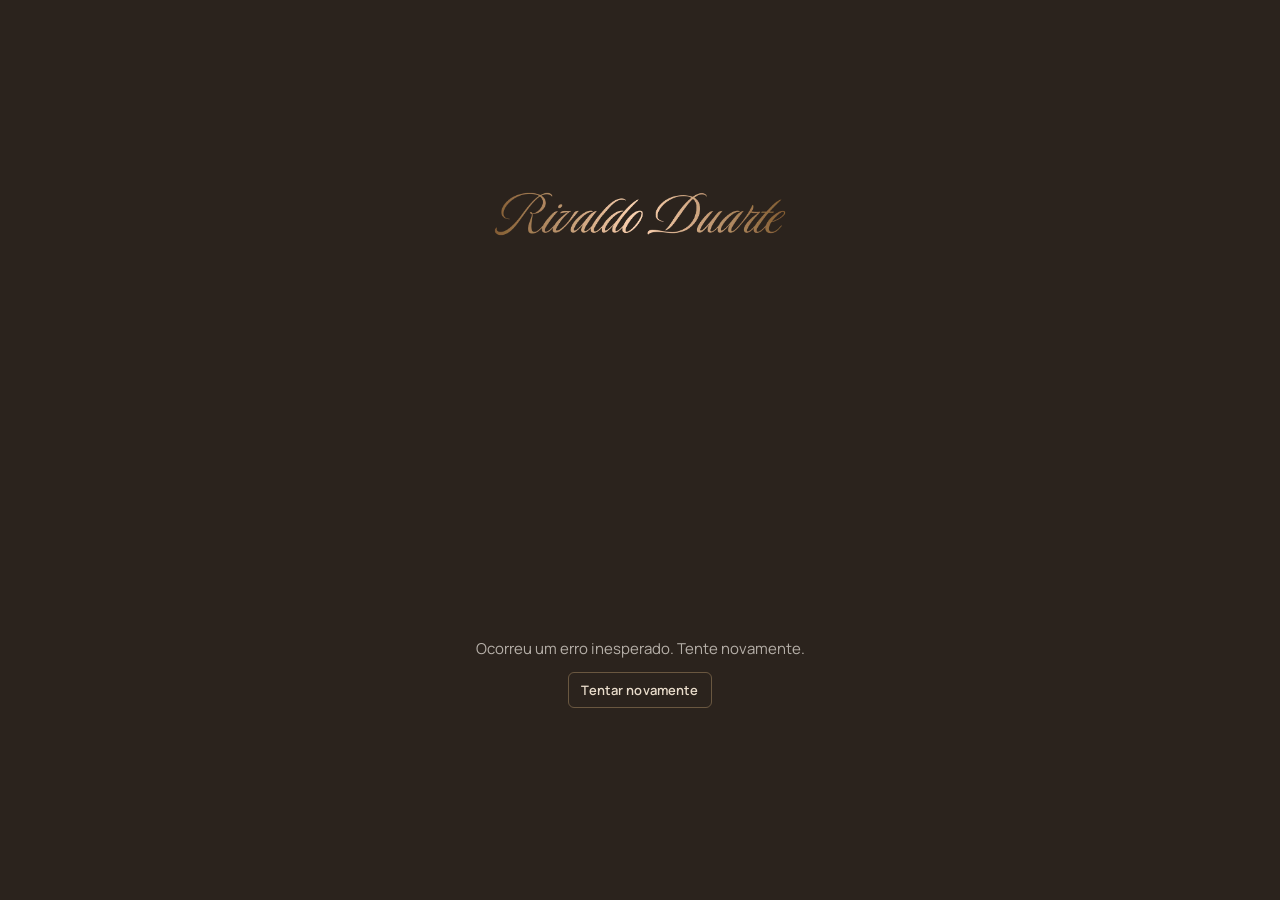
<file: admin/caracteristicas.html>
<!DOCTYPE html>
<html lang="pt-BR">
<head>
  <meta charset="UTF-8">
  <meta name="viewport" content="width=device-width, initial-scale=1, viewport-fit=cover">
  <meta name="robots" content="noindex, nofollow">
  <meta name="referrer" content="same-origin">
  <meta name="theme-color" content="#3A2F28">
  <meta name="mobile-web-app-capable" content="yes">
  <meta name="apple-mobile-web-app-capable" content="yes">
  <meta name="apple-mobile-web-app-status-bar-style" content="black-translucent">
  <meta name="apple-mobile-web-app-title" content="Rivaldo">
  <title>Características — Painel Rivaldo</title>

  <link rel="manifest" href="manifest.json">
  <link rel="icon" type="image/png" sizes="32x32" href="icons/favicon-32.png">
  <link rel="apple-touch-icon" href="icons/apple-touch-icon.png">
  <link rel="preconnect" href="https://fonts.googleapis.com">
  <link rel="preconnect" href="https://fonts.gstatic.com" crossorigin>
  <link href="https://fonts.googleapis.com/css2?family=Cormorant+Garamond:wght@500&family=Manrope:wght@400;500;600;700&display=swap" rel="stylesheet">
  <link rel="stylesheet" href="css/admin.css">
</head>
<body class="is-booting" data-catalog="features">
  <a class="skip-link" href="#content">Pular para o conteúdo</a>

  <!-- Exibida enquanto a sessão é confirmada no servidor -->
  <div class="boot" aria-live="polite">
    <img class="brand-logo brand-logo--boot" src="../assets/images/logo-assinatura.webp" alt="" width="931" height="140" decoding="async">
    <span class="sr-only">Carregando painel…</span>
  </div>

  <div class="shell">
    <aside class="sidebar" id="sidebar" aria-label="Navegação principal"></aside>
    <div class="scrim" id="scrim" aria-hidden="true"></div>

    <div class="main">
      <header class="topbar" id="topbar"></header>

      <main class="content" id="content" tabindex="-1">
        <div class="page-head">
          <div>
            <h1 class="page-title">Características</h1>
            <p class="page-subtitle">Diferenciais que você marca em cada imóvel (piscina, academia…).</p>
          </div>
          <button class="btn btn--gold" type="button" data-new><svg class="icon" aria-hidden="true"><use href="#i-plus"/></svg><span>Nova característica</span></button>
        </div>

        <section class="card" aria-label="Características">
          <div id="list" aria-busy="true"><div class="card__body"><span class="skeleton" style="height:18px;width:40%"></span></div></div>
        </section>
      </main>
    </div>
  </div>

  <script type="module" src="js/pages/catalog.js"></script>
</body>
</html>
</file>
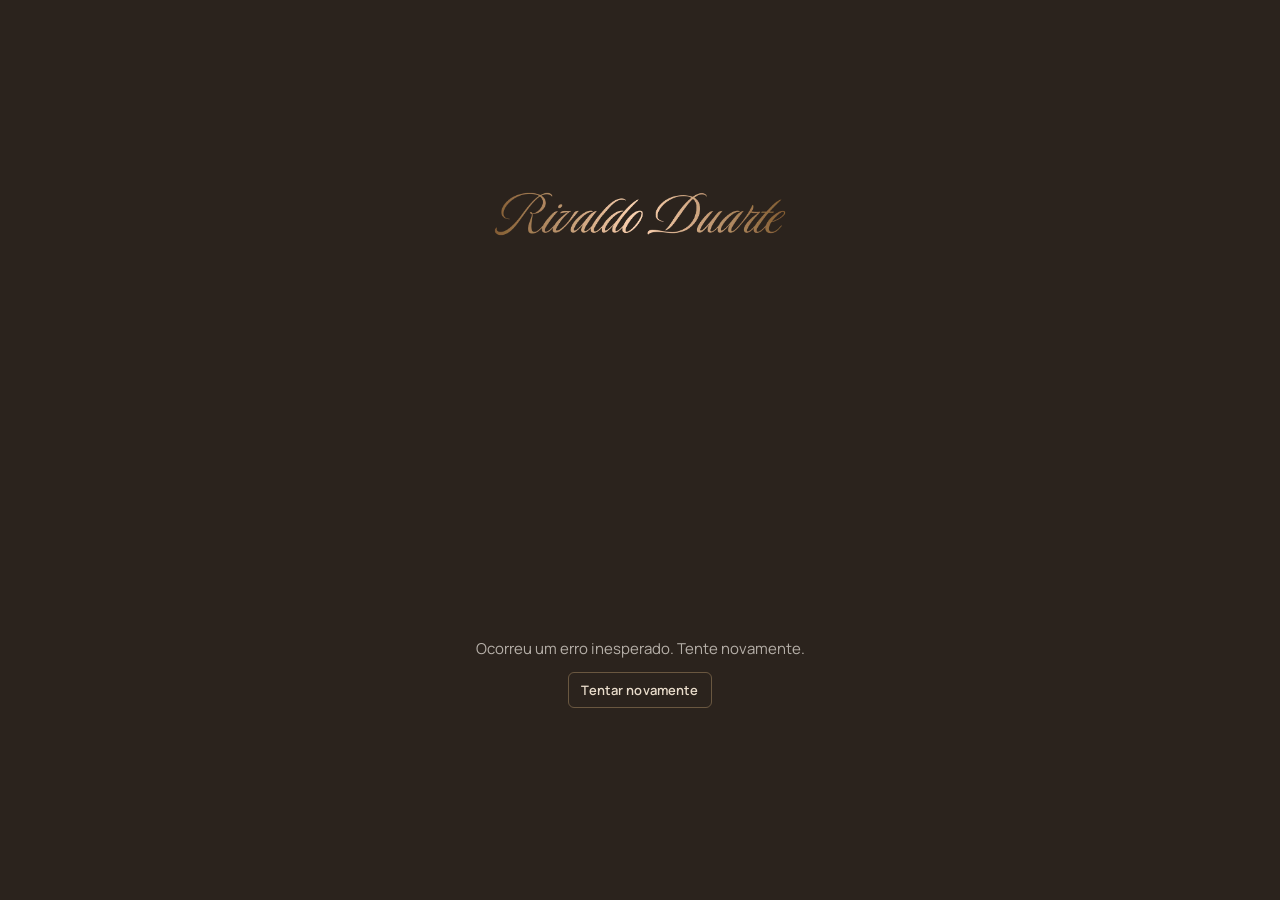
<file: admin/categorias.html>
<!DOCTYPE html>
<html lang="pt-BR">
<head>
  <meta charset="UTF-8">
  <meta name="viewport" content="width=device-width, initial-scale=1, viewport-fit=cover">
  <meta name="robots" content="noindex, nofollow">
  <meta name="referrer" content="same-origin">
  <meta name="theme-color" content="#3A2F28">
  <meta name="mobile-web-app-capable" content="yes">
  <meta name="apple-mobile-web-app-capable" content="yes">
  <meta name="apple-mobile-web-app-status-bar-style" content="black-translucent">
  <meta name="apple-mobile-web-app-title" content="Rivaldo">
  <title>Categorias — Painel Rivaldo</title>

  <link rel="manifest" href="manifest.json">
  <link rel="icon" type="image/png" sizes="32x32" href="icons/favicon-32.png">
  <link rel="apple-touch-icon" href="icons/apple-touch-icon.png">
  <link rel="preconnect" href="https://fonts.googleapis.com">
  <link rel="preconnect" href="https://fonts.gstatic.com" crossorigin>
  <link href="https://fonts.googleapis.com/css2?family=Cormorant+Garamond:wght@500&family=Manrope:wght@400;500;600;700&display=swap" rel="stylesheet">
  <link rel="stylesheet" href="css/admin.css">
</head>
<body class="is-booting" data-catalog="categories">
  <a class="skip-link" href="#content">Pular para o conteúdo</a>

  <!-- Exibida enquanto a sessão é confirmada no servidor -->
  <div class="boot" aria-live="polite">
    <img class="brand-logo brand-logo--boot" src="../assets/images/logo-assinatura.webp" alt="" width="931" height="140" decoding="async">
    <span class="sr-only">Carregando painel…</span>
  </div>

  <div class="shell">
    <aside class="sidebar" id="sidebar" aria-label="Navegação principal"></aside>
    <div class="scrim" id="scrim" aria-hidden="true"></div>

    <div class="main">
      <header class="topbar" id="topbar"></header>

      <main class="content" id="content" tabindex="-1">
        <div class="page-head">
          <div>
            <h1 class="page-title">Categorias</h1>
            <p class="page-subtitle">Tipos de imóvel usados no cadastro e nos filtros do site.</p>
          </div>
          <button class="btn btn--gold" type="button" data-new><svg class="icon" aria-hidden="true"><use href="#i-plus"/></svg><span>Nova categoria</span></button>
        </div>

        <section class="card" aria-label="Categorias">
          <div id="list" aria-busy="true"><div class="card__body"><span class="skeleton" style="height:18px;width:40%"></span></div></div>
        </section>
      </main>
    </div>
  </div>

  <script type="module" src="js/pages/catalog.js"></script>
</body>
</html>
</file>
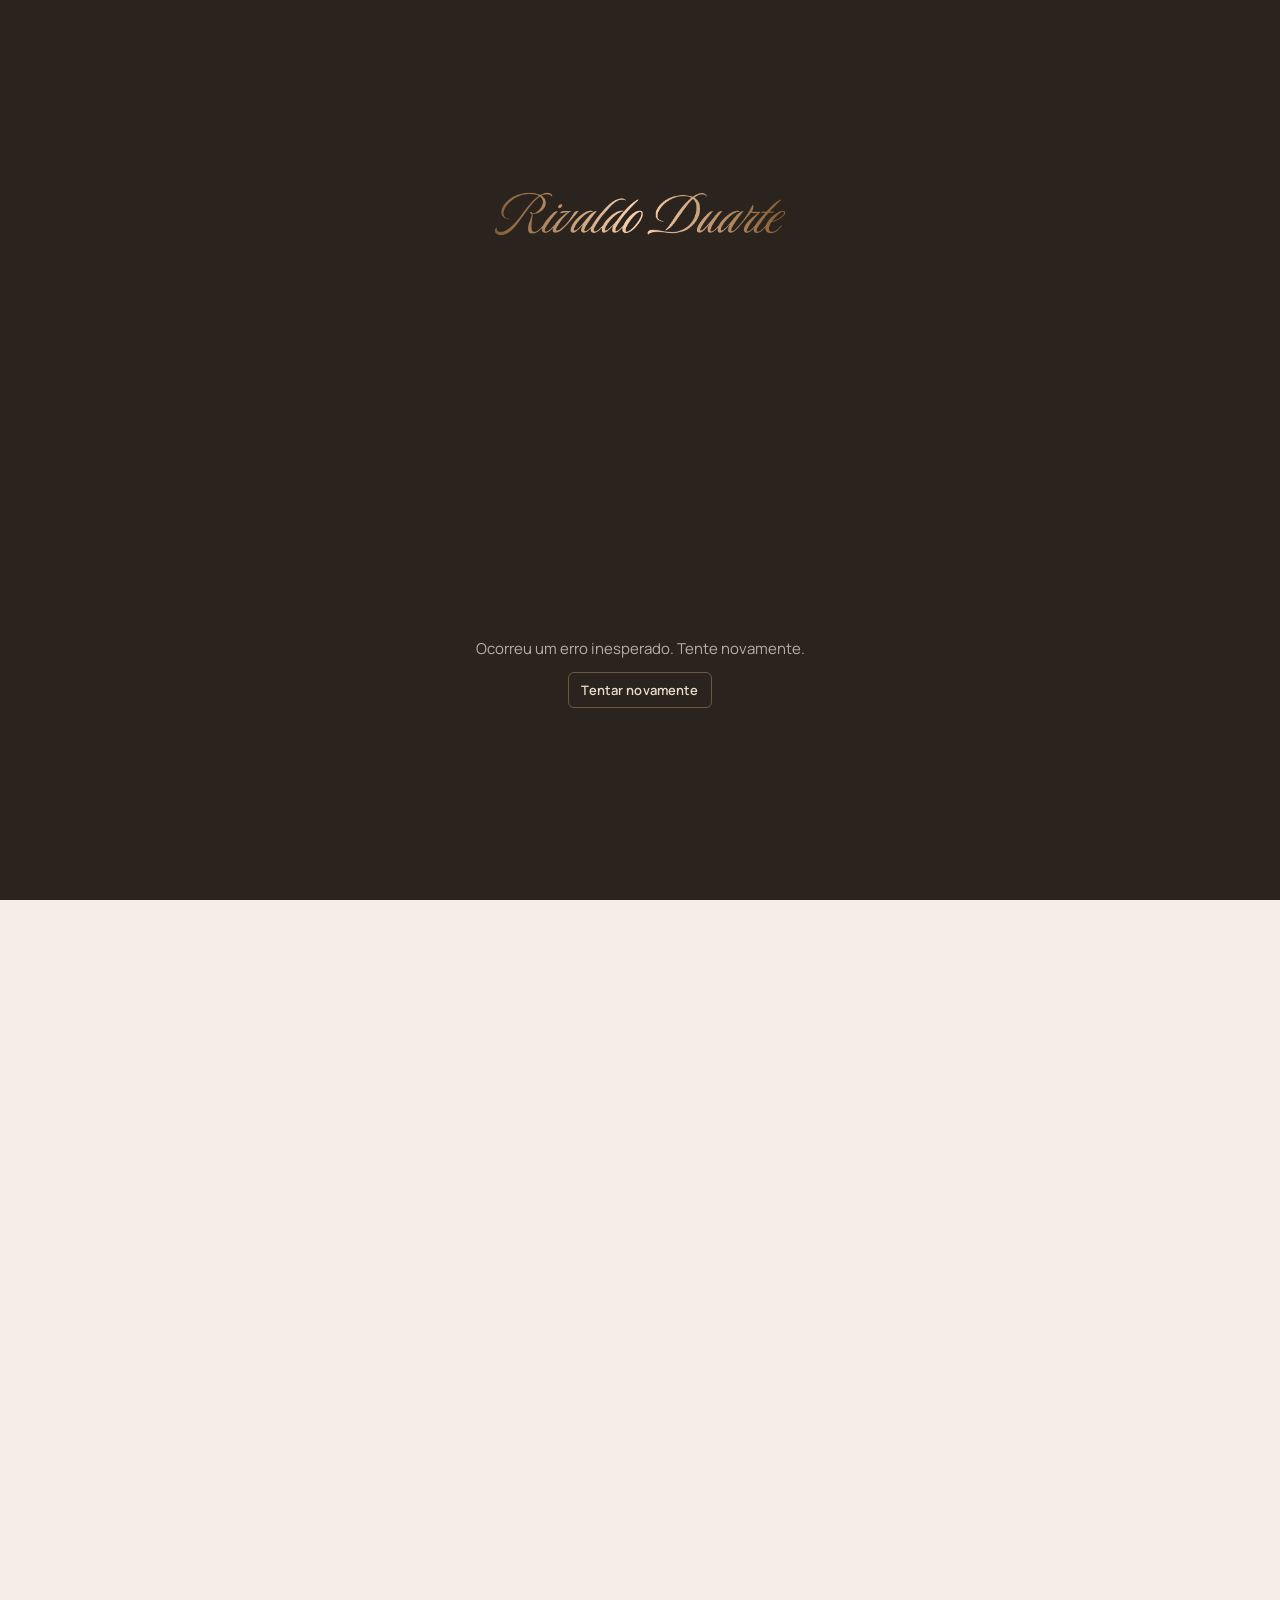
<file: admin/configuracoes.html>
<!DOCTYPE html>
<html lang="pt-BR">
<head>
  <meta charset="UTF-8">
  <meta name="viewport" content="width=device-width, initial-scale=1, viewport-fit=cover">
  <meta name="robots" content="noindex, nofollow">
  <meta name="referrer" content="same-origin">
  <meta name="theme-color" content="#3A2F28">
  <meta name="mobile-web-app-capable" content="yes">
  <meta name="apple-mobile-web-app-capable" content="yes">
  <meta name="apple-mobile-web-app-status-bar-style" content="black-translucent">
  <meta name="apple-mobile-web-app-title" content="Rivaldo">
  <title>Configurações do site — Painel Rivaldo</title>

  <link rel="manifest" href="manifest.json">
  <link rel="icon" type="image/png" sizes="32x32" href="icons/favicon-32.png">
  <link rel="apple-touch-icon" href="icons/apple-touch-icon.png">
  <link rel="preconnect" href="https://fonts.googleapis.com">
  <link rel="preconnect" href="https://fonts.gstatic.com" crossorigin>
  <link href="https://fonts.googleapis.com/css2?family=Cormorant+Garamond:wght@500&family=Manrope:wght@400;500;600;700&display=swap" rel="stylesheet">
  <link rel="stylesheet" href="css/admin.css">
</head>
<body class="is-booting">
  <a class="skip-link" href="#content">Pular para o conteúdo</a>

  <!-- Exibida enquanto a sessão é confirmada no servidor -->
  <div class="boot" aria-live="polite">
    <img class="brand-logo brand-logo--boot" src="../assets/images/logo-assinatura.webp" alt="" width="931" height="140" decoding="async">
    <span class="sr-only">Carregando painel…</span>
  </div>

  <div class="shell">
    <aside class="sidebar" id="sidebar" aria-label="Navegação principal"></aside>
    <div class="scrim" id="scrim" aria-hidden="true"></div>

    <div class="main">
      <header class="topbar" id="topbar"></header>

      <main class="content" id="content" tabindex="-1">
        <div class="page-head">
          <div>
            <h1 class="page-title">Configurações do site</h1>
            <p class="page-subtitle">Altere uma vez aqui e o site inteiro passa a usar a nova informação.</p>
          </div>
        </div>

        <form id="settingsForm" class="settings-grid" novalidate>
          <section class="card" aria-labelledby="st-company">
            <div class="card__head"><h2 class="card__title" id="st-company">Imobiliária</h2></div>
            <div class="card__body form-grid">

            <div class="form-field span-3">
              <label for="s-company_name">Nome da imobiliária<span class="req">*</span></label>
              <input class="input" id="s-company_name" name="company_name" type="text" placeholder="" maxlength="120" required>

            </div>

            <div class="form-field span-3">
              <label for="s-tagline">Frase curta (slogan)</label>
              <input class="input" id="s-tagline" name="tagline" type="text" placeholder="Imóveis de alto padrão" maxlength="120">

            </div>

            <div class="form-field span-2">
              <label for="s-creci">CRECI</label>
              <input class="input" id="s-creci" name="creci" type="text" placeholder="000000-J" maxlength="40">

            </div>

            <div class="form-field span-4">
              <label for="s-address">Endereço</label>
              <input class="input" id="s-address" name="address" type="text" placeholder="Av. …, 000 — Bairro, Cidade — UF" maxlength="255">

            </div>
              <div class="form-field">
                <label for="s-about">Texto institucional curto</label>
                <textarea class="textarea" id="s-about" name="about_short" maxlength="400" rows="3" style="min-height:90px"></textarea>
                <p class="form-hint">Até 400 caracteres. Aparece no rodapé do site.</p>
              </div>
            </div>
          </section>

          <section class="card" aria-labelledby="st-contact">
            <div class="card__head"><h2 class="card__title" id="st-contact">Contato</h2></div>
            <div class="card__body form-grid">

            <div class="form-field span-3">
              <label for="s-whatsapp">WhatsApp</label>
              <input class="input" id="s-whatsapp" name="whatsapp" type="tel" placeholder="(11) 99999-9999" inputmode="tel" autocomplete="off">

            </div>

            <div class="form-field span-3">
              <label for="s-phone">Telefone</label>
              <input class="input" id="s-phone" name="phone" type="tel" placeholder="(11) 3000-0000" inputmode="tel" autocomplete="off">

            </div>

            <div class="form-field span-3">
              <label for="s-email">E-mail</label>
              <input class="input" id="s-email" name="email" type="email" placeholder="contato@suaimobiliaria.com.br" maxlength="190" autocapitalize="none">

            </div>
              <div class="form-field span-3"></div>
              <div class="form-field">
                <label for="s-wamsg">Mensagem inicial do WhatsApp</label>
                <input class="input" id="s-wamsg" name="whatsapp_message" maxlength="300">
                <p class="form-hint" id="waPreview"></p>
              </div>
            </div>
          </section>

          <section class="card" aria-labelledby="st-social">
            <div class="card__head"><h2 class="card__title" id="st-social">Redes sociais</h2></div>
            <div class="card__body form-grid">
              <p class="form-hint" style="grid-column:1/-1;margin:0">Deixe em branco para esconder o ícone no site. Use o endereço completo (https://…).</p>

            <div class="form-field span-3">
              <label for="s-instagram_url">Instagram</label>
              <input class="input" id="s-instagram_url" name="instagram_url" type="url" placeholder="https://instagram.com/suaimobiliaria" >

            </div>

            <div class="form-field span-3">
              <label for="s-facebook_url">Facebook</label>
              <input class="input" id="s-facebook_url" name="facebook_url" type="url" placeholder="https://facebook.com/suaimobiliaria" >

            </div>

            <div class="form-field span-3">
              <label for="s-youtube_url">YouTube</label>
              <input class="input" id="s-youtube_url" name="youtube_url" type="url" placeholder="https://youtube.com/@suaimobiliaria" >

            </div>

            <div class="form-field span-3">
              <label for="s-tiktok_url">TikTok</label>
              <input class="input" id="s-tiktok_url" name="tiktok_url" type="url" placeholder="https://tiktok.com/@suaimobiliaria" >

            </div>

            <div class="form-field span-3">
              <label for="s-linkedin_url">LinkedIn</label>
              <input class="input" id="s-linkedin_url" name="linkedin_url" type="url" placeholder="https://linkedin.com/company/suaimobiliaria" >

            </div>
            </div>
            <div class="card__foot">
              <button class="btn btn--gold" type="submit" id="saveSettings"><svg class="icon" aria-hidden="true"><use href="#i-save"/></svg><span>Salvar configurações</span></button>
            </div>
          </section>

          <section class="card" aria-labelledby="st-brand">
            <div class="card__head"><h2 class="card__title" id="st-brand">Logo e favicon</h2></div>
            <div class="card__body two-col">
              <div class="form-field">
                <span class="form-label">Logo</span>
                <div class="asset-row">
                  <div class="asset-preview" id="logoPreview">Nenhum</div>
                  <div style="display:grid;gap:.5rem">
                    <label class="btn btn--outline btn--sm" data-upload="logo"><svg class="icon" aria-hidden="true"><use href="#i-upload"/></svg><span>Enviar logo</span>
                      <input class="sr-only" type="file" id="logoFile" accept="image/png,image/webp,image/jpeg"></label>
                    <button class="btn btn--ghost btn--sm" type="button" id="logoRemove" hidden><svg class="icon" aria-hidden="true"><use href="#i-trash"/></svg><span>Remover</span></button>
                  </div>
                </div>
                <p class="form-hint">PNG com fundo transparente, na horizontal. Salvo automaticamente ao enviar.</p>
              </div>
              <div class="form-field">
                <span class="form-label">Favicon (ícone da aba)</span>
                <div class="asset-row">
                  <div class="asset-preview asset-preview--square" id="faviconPreview">Nenhum</div>
                  <div style="display:grid;gap:.5rem">
                    <label class="btn btn--outline btn--sm" data-upload="favicon"><svg class="icon" aria-hidden="true"><use href="#i-upload"/></svg><span>Enviar favicon</span>
                      <input class="sr-only" type="file" id="faviconFile" accept="image/png,image/webp,image/jpeg"></label>
                    <button class="btn btn--ghost btn--sm" type="button" id="faviconRemove" hidden><svg class="icon" aria-hidden="true"><use href="#i-trash"/></svg><span>Remover</span></button>
                  </div>
                </div>
                <p class="form-hint">Imagem quadrada. Recortada e redimensionada automaticamente.</p>
              </div>
            </div>
          </section>
        </form>
      </main>
    </div>
  </div>

  <script type="module" src="js/pages/settings.js"></script>
</body>
</html>
</file>
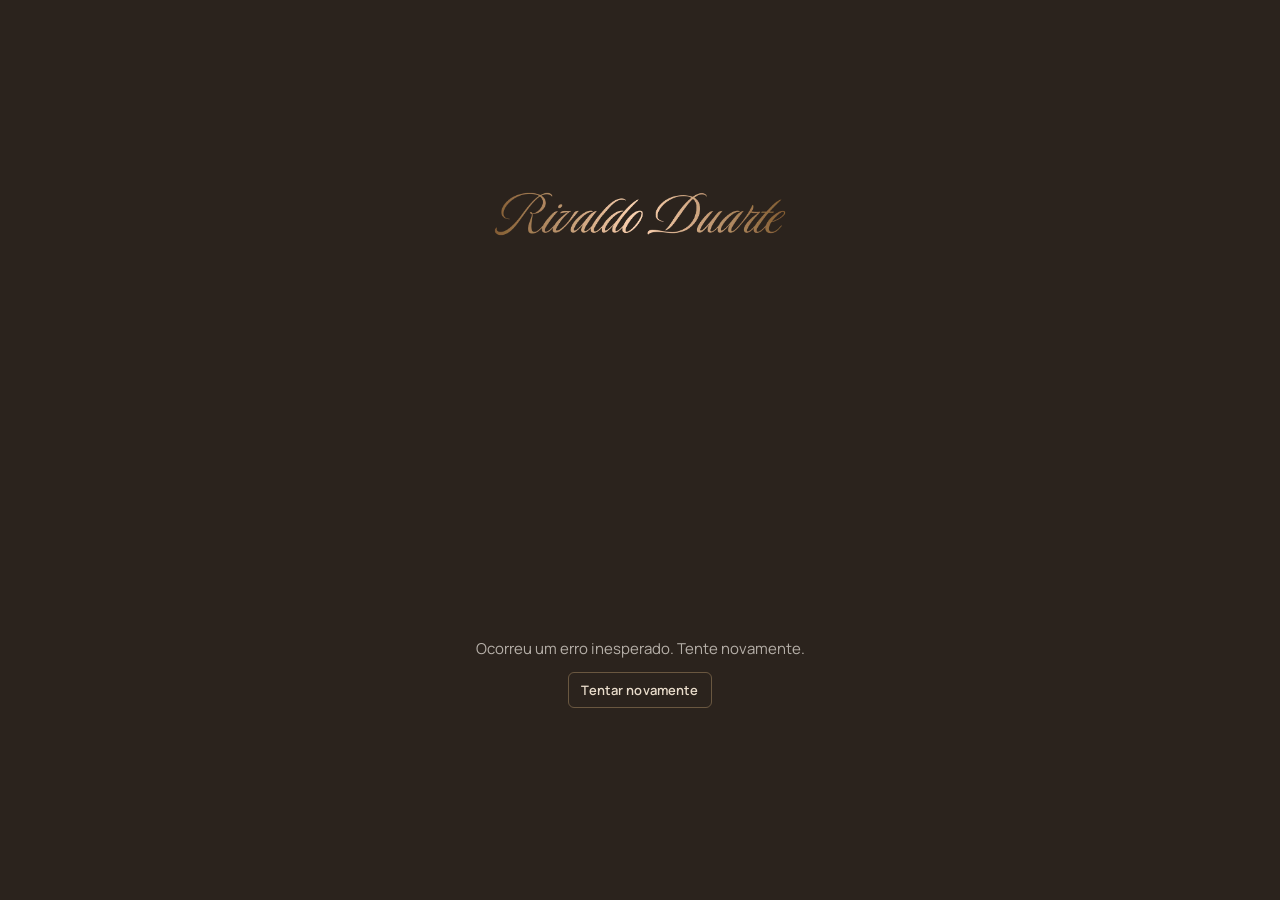
<file: admin/imoveis.html>
<!DOCTYPE html>
<html lang="pt-BR">
<head>
  <meta charset="UTF-8">
  <meta name="viewport" content="width=device-width, initial-scale=1, viewport-fit=cover">
  <meta name="robots" content="noindex, nofollow">
  <meta name="referrer" content="same-origin">
  <meta name="theme-color" content="#3A2F28">
  <meta name="mobile-web-app-capable" content="yes">
  <meta name="apple-mobile-web-app-capable" content="yes">
  <meta name="apple-mobile-web-app-status-bar-style" content="black-translucent">
  <meta name="apple-mobile-web-app-title" content="Rivaldo">
  <title>Imóveis — Painel Rivaldo</title>

  <link rel="manifest" href="manifest.json">
  <link rel="icon" type="image/png" sizes="32x32" href="icons/favicon-32.png">
  <link rel="apple-touch-icon" href="icons/apple-touch-icon.png">
  <link rel="preconnect" href="https://fonts.googleapis.com">
  <link rel="preconnect" href="https://fonts.gstatic.com" crossorigin>
  <link href="https://fonts.googleapis.com/css2?family=Cormorant+Garamond:wght@500&family=Manrope:wght@400;500;600;700&display=swap" rel="stylesheet">
  <link rel="stylesheet" href="css/admin.css">
</head>
<body class="is-booting">
  <a class="skip-link" href="#content">Pular para o conteúdo</a>

  <!-- Exibida enquanto a sessão é confirmada no servidor -->
  <div class="boot" aria-live="polite">
    <img class="brand-logo brand-logo--boot" src="../assets/images/logo-assinatura.webp" alt="" width="931" height="140" decoding="async">
    <span class="sr-only">Carregando painel…</span>
  </div>

  <div class="shell">
    <aside class="sidebar" id="sidebar" aria-label="Navegação principal"></aside>
    <div class="scrim" id="scrim" aria-hidden="true"></div>

    <div class="main">
      <header class="topbar" id="topbar"></header>

      <main class="content" id="content" tabindex="-1">
        <div class="page-head">
          <div>
            <h1 class="page-title" id="pageTitle">Imóveis</h1>
            <p class="page-subtitle" id="pageSubtitle">Cadastre, edite, publique e acompanhe todos os imóveis do site.</p>
          </div>
          <a class="btn btn--gold" href="imovel-form.html">
            <svg class="icon" aria-hidden="true"><use href="#i-plus"/></svg>
            <span>Adicionar imóvel</span>
          </a>
        </div>

        <section class="card" aria-label="Lista de imóveis">
          <div class="toolbar" id="toolbar" role="search" aria-label="Filtrar imóveis">
            <div class="search-field">
              <svg class="icon" aria-hidden="true"><use href="#i-search"/></svg>
              <label class="sr-only" for="fQ">Buscar por código, título, cidade ou bairro</label>
              <input class="input" id="fQ" type="search" placeholder="Buscar por código, título, cidade ou bairro" autocomplete="off">
            </div>
            <button class="btn btn--outline btn--sm filters-toggle" type="button" id="filtersToggle" aria-expanded="false" aria-controls="toolbar">
              <svg class="icon" aria-hidden="true"><use href="#i-filter"/></svg><span>Filtros</span>
            </button>
            <label class="sr-only" for="fStatus">Status</label>
            <select class="select" id="fStatus"></select>
            <label class="sr-only" for="fTransaction">Negociação</label>
            <select class="select" id="fTransaction"></select>
            <label class="sr-only" for="fType">Tipo</label>
            <select class="select" id="fType"></select>
            <label class="sr-only" for="fCity">Cidade</label>
            <select class="select" id="fCity"></select>
            <label class="sr-only" for="fNeighborhood">Bairro</label>
            <select class="select" id="fNeighborhood"></select>
            <label class="sr-only" for="fFeatured">Destaque</label>
            <select class="select" id="fFeatured"></select>
          </div>
          <div class="toolbar__foot">
            <p id="summary" aria-live="polite"></p>
            <div style="display:flex;gap:.5rem;align-items:center">
              <button class="btn btn--ghost btn--sm" type="button" id="clearFilters" hidden><svg class="icon" aria-hidden="true"><use href="#i-close"/></svg><span>Limpar filtros</span></button>
              <label class="sr-only" for="fSort">Ordenar por</label>
              <select class="select" id="fSort" style="min-height:36px;font-size:.85rem;width:auto">
                <option value="recent">Mais recentes</option>
                <option value="updated">Atualizados recentemente</option>
                <option value="price_desc">Maior preço</option>
                <option value="price_asc">Menor preço</option>
                <option value="title">Título (A–Z)</option>
              </select>
            </div>
          </div>
          <div id="list" aria-busy="true"></div>
          <div class="pagination" id="pagination"></div>
        </section>
      </main>
    </div>
  </div>

  <script type="module" src="js/pages/properties.js"></script>
</body>
</html>
</file>
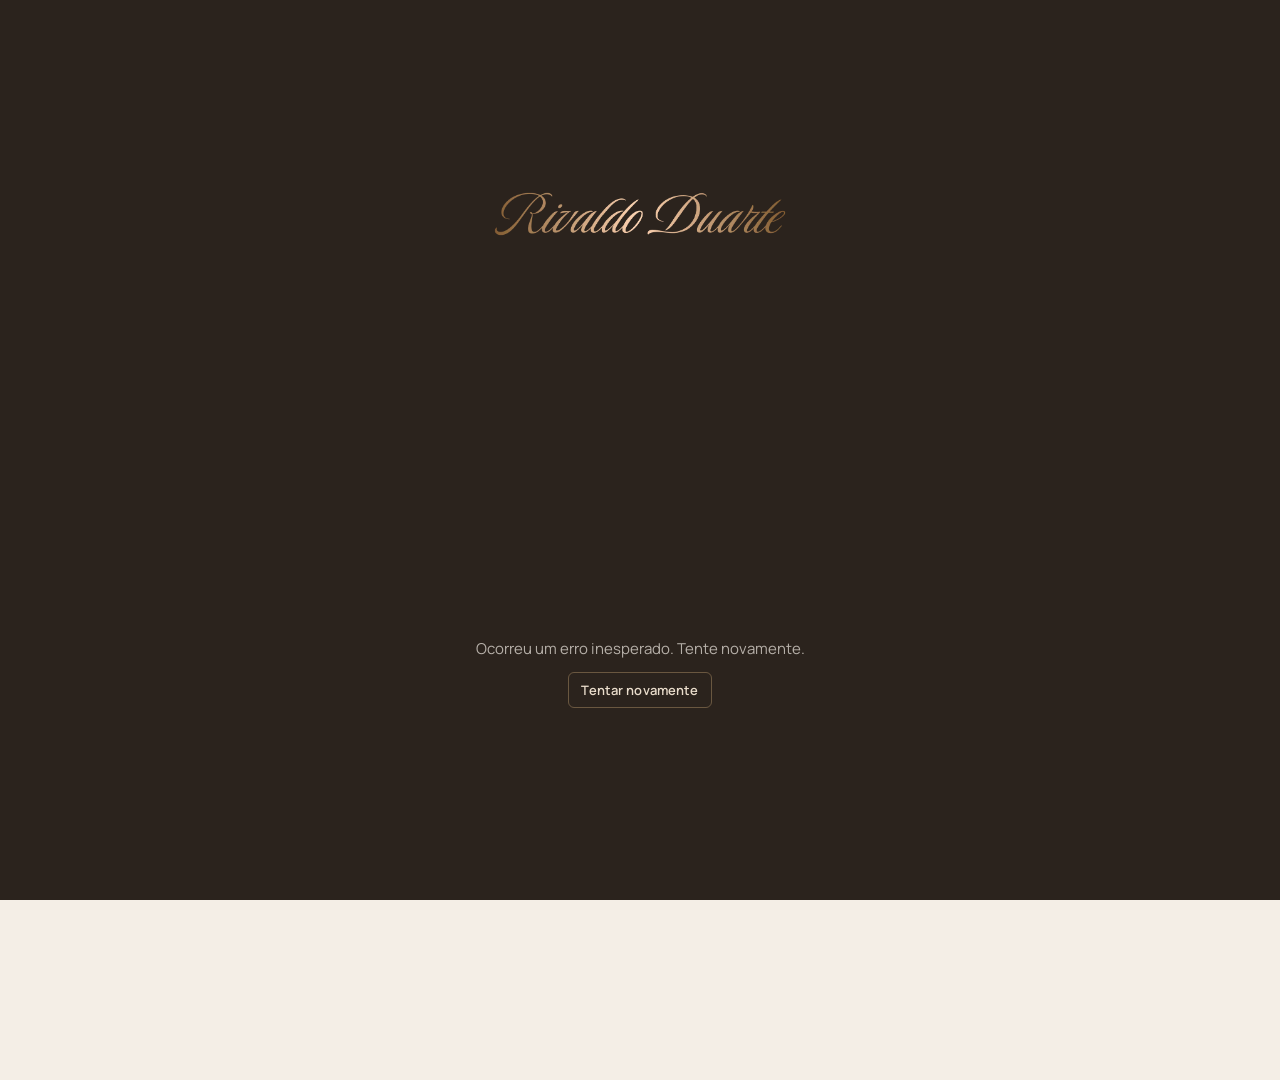
<file: admin/imovel-form.html>
<!DOCTYPE html>
<html lang="pt-BR">
<head>
  <meta charset="UTF-8">
  <meta name="viewport" content="width=device-width, initial-scale=1, viewport-fit=cover">
  <meta name="robots" content="noindex, nofollow">
  <meta name="referrer" content="same-origin">
  <meta name="theme-color" content="#3A2F28">
  <meta name="mobile-web-app-capable" content="yes">
  <meta name="apple-mobile-web-app-capable" content="yes">
  <meta name="apple-mobile-web-app-status-bar-style" content="black-translucent">
  <meta name="apple-mobile-web-app-title" content="Rivaldo">
  <title>Imóvel — Painel Rivaldo</title>

  <link rel="manifest" href="manifest.json">
  <link rel="icon" type="image/png" sizes="32x32" href="icons/favicon-32.png">
  <link rel="apple-touch-icon" href="icons/apple-touch-icon.png">
  <link rel="preconnect" href="https://fonts.googleapis.com">
  <link rel="preconnect" href="https://fonts.gstatic.com" crossorigin>
  <link href="https://fonts.googleapis.com/css2?family=Cormorant+Garamond:wght@500&family=Manrope:wght@400;500;600;700&display=swap" rel="stylesheet">
  <link rel="stylesheet" href="css/admin.css">
</head>
<body class="is-booting">
  <a class="skip-link" href="#content">Pular para o conteúdo</a>

  <!-- Exibida enquanto a sessão é confirmada no servidor -->
  <div class="boot" aria-live="polite">
    <img class="brand-logo brand-logo--boot" src="../assets/images/logo-assinatura.webp" alt="" width="931" height="140" decoding="async">
    <span class="sr-only">Carregando painel…</span>
  </div>

  <div class="shell">
    <aside class="sidebar" id="sidebar" aria-label="Navegação principal"></aside>
    <div class="scrim" id="scrim" aria-hidden="true"></div>

    <div class="main">
      <header class="topbar" id="topbar"></header>

      <main class="content" id="content" tabindex="-1">
        <div class="page-head">
          <div>
            <p class="eyebrow"><a href="imoveis.html">← Imóveis</a></p>
            <h1 class="page-title" id="pageTitle">Novo imóvel</h1>
            <p class="page-subtitle" id="pageSubtitle">Preencha no seu ritmo: salve como rascunho e publique quando estiver pronto.</p>
          </div>
          <a class="btn btn--ghost" id="viewSite" href="#" target="_blank" rel="noopener" hidden><svg class="icon" aria-hidden="true"><use href="#i-globe"/></svg><span>Visualizar no site</span></a>
        </div>

        <div class="form-layout">
          <nav class="stepper" id="stepper" aria-label="Etapas do cadastro"></nav>

          <form class="card form-card" id="propertyForm" novalidate>

            <!-- 1. Informações básicas -->
            <section class="form-section is-active" aria-labelledby="t-basic">
              <header class="form-section__head">
                <h2 class="form-section__title" id="t-basic" tabindex="-1">Informações básicas</h2>
                <p class="form-section__text">Como o imóvel será apresentado no site.</p>
              </header>
              <div class="form-grid">
                <div class="form-field">
                  <label for="f-title">Título do anúncio<span class="req">*</span></label>
                  <input class="input" id="f-title" name="title" maxlength="160" required placeholder="Ex.: Apartamento alto padrão nos Jardins">
                </div>
                <!-- O site trabalha só com venda: negociação fica fixa em "Venda" (campo oculto) -->
                <div class="form-field span-3" hidden>
                  <span class="form-label" id="l-transaction">Negociação<span class="req">*</span></span>
                  <div class="segmented" role="radiogroup" aria-labelledby="l-transaction">
                    <label><input type="radio" name="transaction_type" value="venda" checked><span>Venda</span></label>
                    <label><input type="radio" name="transaction_type" value="aluguel"><span>Aluguel</span></label>
                  </div>
                </div>
                <div class="form-field">
                  <label for="f-type">Tipo do imóvel<span class="req">*</span></label>
                  <select class="select" id="f-type" name="property_type_id"></select>
                </div>
                <div class="form-field">
                  <div class="label-row">
                    <label for="f-description">Descrição</label>
                    <span class="counter-text" id="descCounter">0 / 20.000</span>
                  </div>
                  <textarea class="textarea" id="f-description" name="description" maxlength="20000" rows="8"
                            placeholder="Destaque diferenciais, acabamento, vista, lazer do condomínio…"></textarea>
                </div>
                <div class="form-field span-4">
                  <label for="f-slug">Endereço da página (URL)</label>
                  <input class="input" id="f-slug" name="slug" maxlength="170" autocapitalize="none" spellcheck="false" placeholder="gerado a partir do título">
                  <p class="form-hint">Usado em links como /imovel/<b>endereco-da-pagina</b>. Gerado automaticamente.</p>
                </div>
                <div class="form-field span-2">
                  <label for="codeDisplay">Código</label>
                  <input class="input" id="codeDisplay" readonly value="Gerado ao salvar" tabindex="-1">
                </div>
              </div>
            </section>

            <!-- 2. Localização -->
            <section class="form-section" aria-labelledby="t-location">
              <header class="form-section__head">
                <h2 class="form-section__title" id="t-location" tabindex="-1">Localização</h2>
                <p class="form-section__text">Digite o CEP para preencher o endereço automaticamente.</p>
              </header>
              <div class="form-grid">
                <div class="form-field span-3">
                  <label for="f-zip">CEP</label>
                  <div class="field-inline">
                    <input class="input" id="f-zip" name="zip_code" inputmode="numeric" maxlength="9" placeholder="00000-000" autocomplete="off">
                    <button class="btn btn--outline" type="button" id="cepBtn" aria-label="Buscar endereço pelo CEP"><svg class="icon" aria-hidden="true"><use href="#i-search"/></svg></button>
                  </div>
                </div>
                <div class="form-field span-3"></div>
                <div class="form-field span-4">
                  <label for="f-city">Cidade<span class="req">*</span></label>
                  <select class="select" id="f-city" name="city_id"></select>
                  <p class="form-hint">Não encontrou? Cadastre em <a href="localidades.html" target="_blank">Bairros / localidades</a>.</p>
                </div>
                <div class="form-field span-2">
                  <label for="stateDisplay">UF</label>
                  <input class="input" id="stateDisplay" readonly tabindex="-1">
                </div>
                <div class="form-field span-4">
                  <label for="f-neighborhood">Bairro<span class="req">*</span></label>
                  <input class="input" id="f-neighborhood" name="neighborhood_name" list="neighborhoodList" maxlength="120" autocomplete="off">
                  <datalist id="neighborhoodList"></datalist>
                  <p class="form-hint">Escolha um da lista ou digite um novo — ele é cadastrado automaticamente.</p>
                </div>
                <div class="form-field span-2">
                  <label for="f-zone">Zona</label>
                  <select class="select" id="f-zone" name="zone">
                    <option value="">Sem zona</option>
                  </select>
                  <p class="form-hint">Usada no filtro “Zona” do site. Vale para o bairro todo.</p>
                </div>
                <div class="form-field span-4">
                  <label for="f-address">Endereço</label>
                  <input class="input" id="f-address" name="address" maxlength="190" placeholder="Rua, avenida…">
                </div>
                <div class="form-field span-2">
                  <label for="f-number">Número</label>
                  <input class="input" id="f-number" name="number" maxlength="20">
                </div>
                <div class="form-field">
                  <label for="f-complement">Complemento</label>
                  <input class="input" id="f-complement" name="complement" maxlength="120" placeholder="Apto, bloco, torre…">
                </div>
                <div class="form-field span-3">
                  <label for="f-lat">Latitude <span class="subtle">(opcional)</span></label>
                  <input class="input" id="f-lat" name="latitude" inputmode="decimal" placeholder="-23,5613">
                </div>
                <div class="form-field span-3">
                  <label for="f-lng">Longitude <span class="subtle">(opcional)</span></label>
                  <input class="input" id="f-lng" name="longitude" inputmode="decimal" placeholder="-46,6565">
                </div>
                <div class="form-field">
                  <label class="switch">
                    <input type="checkbox" name="show_address">
                    <span class="switch__track"></span>
                    <span class="switch__label">Mostrar endereço completo no site
                      <span class="switch__text">Desligado: o site mostra apenas bairro e cidade (recomendado para segurança do proprietário).</span></span>
                  </label>
                </div>
              </div>
            </section>

            <!-- 3. Valores -->
            <section class="form-section" aria-labelledby="t-values">
              <header class="form-section__head">
                <h2 class="form-section__title" id="t-values" tabindex="-1">Valores</h2>
                <p class="form-section__text">Preço de venda, condomínio e IPTU.</p>
              </header>
              <div class="form-grid">

            <div class="form-field span-3">
              <label for="f-price">Preço<span class="req">*</span></label>
              <div class="input-prefix"><span>R$</span><input class="input" id="f-price" name="price" placeholder="0,00"></div>
              <p class="form-hint">Valor total de venda.</p>
            </div>

            <div class="form-field span-3 field-switch-top">
              <label class="switch">
                <input type="checkbox" name="price_from">
                <span class="switch__track"></span>
                <span class="switch__label">Exibir como “A partir de”
                  <span class="switch__text">Para lançamentos ou imóveis com várias plantas: o site mostra “A partir de R$ …”.</span></span>
              </label>
            </div>

            <div class="form-field span-3">
              <label for="f-old_price">Preço anterior</label>
              <div class="input-prefix"><span>R$</span><input class="input" id="f-old_price" name="old_price" placeholder="0,00"></div>
              <p class="form-hint">Opcional. Exibido riscado para indicar redução.</p>
            </div>

            <div class="form-field span-3">
              <label for="f-condominium_fee">Condomínio (mensal)</label>
              <div class="input-prefix"><span>R$</span><input class="input" id="f-condominium_fee" name="condominium_fee" placeholder="0,00"></div>

            </div>

            <div class="form-field span-3">
              <label for="f-property_tax">IPTU (anual)</label>
              <div class="input-prefix"><span>R$</span><input class="input" id="f-property_tax" name="property_tax" placeholder="0,00"></div>

            </div>
              </div>
            </section>

            <!-- 4. Características -->
            <section class="form-section" aria-labelledby="t-details">
              <header class="form-section__head">
                <h2 class="form-section__title" id="t-details" tabindex="-1">Características</h2>
                <p class="form-section__text">Metragem, cômodos e diferenciais.</p>
              </header>
              <div class="form-grid">
                <div class="form-field span-3 keep-half">
                  <label for="f-total">Área total</label>
                  <div class="input-suffix"><input class="input" id="f-total" name="total_area" inputmode="decimal" placeholder="0"><span>m²</span></div>
                </div>
                <div class="form-field span-3 keep-half">
                  <label for="f-usable">Área útil / construída</label>
                  <div class="input-suffix"><input class="input" id="f-usable" name="usable_area" inputmode="decimal" placeholder="0"><span>m²</span></div>
                </div>

            <div class="form-field span-3 keep-half">
              <label for="f-bedrooms">Quartos</label>
              <div class="counter">
                <button type="button" data-delta="-1" aria-label="Diminuir quartos">−</button>
                <input id="f-bedrooms" name="bedrooms" type="number" min="0" max="99" inputmode="numeric" value="0">
                <button type="button" data-delta="1" aria-label="Aumentar quartos">+</button>
              </div>
            </div>

            <div class="form-field span-3 keep-half">
              <label for="f-suites">Suítes</label>
              <div class="counter">
                <button type="button" data-delta="-1" aria-label="Diminuir suítes">−</button>
                <input id="f-suites" name="suites" type="number" min="0" max="99" inputmode="numeric" value="0">
                <button type="button" data-delta="1" aria-label="Aumentar suítes">+</button>
              </div>
            </div>

            <div class="form-field span-3 keep-half">
              <label for="f-bathrooms">Banheiros</label>
              <div class="counter">
                <button type="button" data-delta="-1" aria-label="Diminuir banheiros">−</button>
                <input id="f-bathrooms" name="bathrooms" type="number" min="0" max="99" inputmode="numeric" value="0">
                <button type="button" data-delta="1" aria-label="Aumentar banheiros">+</button>
              </div>
            </div>

            <div class="form-field span-3 keep-half">
              <label for="f-parking_spaces">Vagas</label>
              <div class="counter">
                <button type="button" data-delta="-1" aria-label="Diminuir vagas">−</button>
                <input id="f-parking_spaces" name="parking_spaces" type="number" min="0" max="99" inputmode="numeric" value="0">
                <button type="button" data-delta="1" aria-label="Aumentar vagas">+</button>
              </div>
            </div>
                <div class="form-field">
                  <span class="form-label">Diferenciais do imóvel</span>
                  <div class="check-grid" id="featureGrid"></div>
                </div>
              </div>
            </section>

            <!-- 5. Fotografias -->
            <section class="form-section" aria-labelledby="t-photos">
              <header class="form-section__head">
                <h2 class="form-section__title" id="t-photos" tabindex="-1">Fotografias</h2>
                <p class="form-section__text">As fotos são otimizadas automaticamente. Use fotos na horizontal e bem iluminadas.</p>
              </header>
              <p class="notice notice--info" id="galleryLocked">Ao enviar a primeira foto, o imóvel é salvo como rascunho automaticamente.</p>
              <div id="gallery"></div>
            </section>

            <!-- 6. Publicação -->
            <section class="form-section" aria-labelledby="t-publish">
              <header class="form-section__head">
                <h2 class="form-section__title" id="t-publish" tabindex="-1">Publicação</h2>
                <p class="form-section__text" id="publishState"></p>
              </header>
              <div class="form-grid">
                <div class="form-field span-3" id="statusField">
                  <label for="f-status">Status no site</label>
                  <select class="select" id="f-status" name="status">
                    <option value="disponivel">Disponível</option>
                    <option value="reservado">Reservado</option>
                    <option value="vendido">Vendido</option>
                    <option value="alugado">Alugado</option>
                    <option value="indisponivel">Indisponível</option>
                  </select>
                  <p class="form-hint">Vendidos e alugados saem das buscas do site automaticamente.</p>
                </div>
                <div class="form-field">
                  <label class="switch">
                    <input type="checkbox" name="featured">
                    <span class="switch__track"></span>
                    <span class="switch__label">Exibir como destaque
                      <span class="switch__text">Aparece automaticamente no carrossel “Imóveis em destaque” da Home (quando publicado e disponível).</span></span>
                  </label>
                </div>
                <div class="form-field">
                  <span class="form-label">Pronto para publicar?</span>
                  <ul class="checklist" id="publishChecklist"></ul>
                </div>
                <div class="form-field" id="unpublishWrap" hidden>
                  <button class="btn btn--outline" type="button" id="unpublishBtn"><svg class="icon" aria-hidden="true"><use href="#i-eyeOff"/></svg><span>Despublicar (voltar para rascunho)</span></button>
                </div>
              </div>
            </section>

            <div class="form-actions">
              <div class="form-actions__nav">
                <button class="btn btn--ghost btn--sm" type="button" id="prevStep"><svg class="icon" aria-hidden="true"><use href="#i-chevronLeft"/></svg><span>Anterior</span></button>
                <span class="save-status" id="saveStatus" aria-live="polite"></span>
                <button class="btn btn--ghost btn--sm" type="button" id="nextStep"><span>Próxima</span><svg class="icon" aria-hidden="true"><use href="#i-chevronRight"/></svg></button>
              </div>
              <div class="form-actions__main">
                <button class="btn btn--outline" type="button" id="saveDraft"><svg class="icon" aria-hidden="true"><use href="#i-save"/></svg><span>Salvar rascunho</span></button>
                <button class="btn btn--gold" type="submit" id="publishBtn"><svg class="icon" aria-hidden="true"><use href="#i-send"/></svg><span>Publicar imóvel</span></button>
              </div>
            </div>
          </form>
        </div>
      </main>
    </div>
  </div>

  <script type="module" src="js/pages/property-form.js"></script>
</body>
</html>
</file>
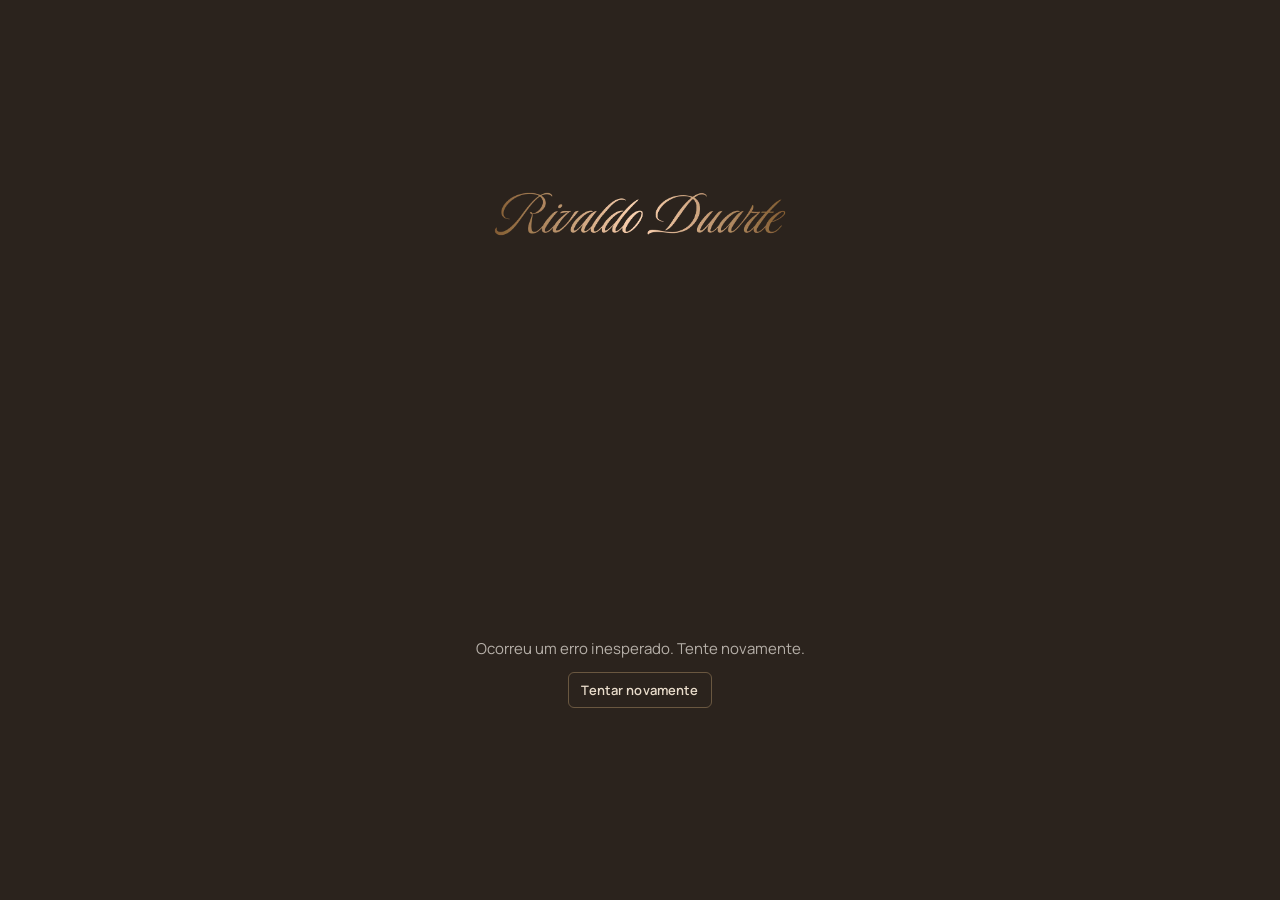
<file: admin/localidades.html>
<!DOCTYPE html>
<html lang="pt-BR">
<head>
  <meta charset="UTF-8">
  <meta name="viewport" content="width=device-width, initial-scale=1, viewport-fit=cover">
  <meta name="robots" content="noindex, nofollow">
  <meta name="referrer" content="same-origin">
  <meta name="theme-color" content="#3A2F28">
  <meta name="mobile-web-app-capable" content="yes">
  <meta name="apple-mobile-web-app-capable" content="yes">
  <meta name="apple-mobile-web-app-status-bar-style" content="black-translucent">
  <meta name="apple-mobile-web-app-title" content="Rivaldo">
  <title>Bairros / localidades — Painel Rivaldo</title>

  <link rel="manifest" href="manifest.json">
  <link rel="icon" type="image/png" sizes="32x32" href="icons/favicon-32.png">
  <link rel="apple-touch-icon" href="icons/apple-touch-icon.png">
  <link rel="preconnect" href="https://fonts.googleapis.com">
  <link rel="preconnect" href="https://fonts.gstatic.com" crossorigin>
  <link href="https://fonts.googleapis.com/css2?family=Cormorant+Garamond:wght@500&family=Manrope:wght@400;500;600;700&display=swap" rel="stylesheet">
  <link rel="stylesheet" href="css/admin.css">
</head>
<body class="is-booting">
  <a class="skip-link" href="#content">Pular para o conteúdo</a>

  <!-- Exibida enquanto a sessão é confirmada no servidor -->
  <div class="boot" aria-live="polite">
    <img class="brand-logo brand-logo--boot" src="../assets/images/logo-assinatura.webp" alt="" width="931" height="140" decoding="async">
    <span class="sr-only">Carregando painel…</span>
  </div>

  <div class="shell">
    <aside class="sidebar" id="sidebar" aria-label="Navegação principal"></aside>
    <div class="scrim" id="scrim" aria-hidden="true"></div>

    <div class="main">
      <header class="topbar" id="topbar"></header>

      <main class="content" id="content" tabindex="-1">
        <div class="page-head">
          <div>
            <h1 class="page-title">Bairros / localidades</h1>
            <p class="page-subtitle">Cidades e bairros usados no cadastro dos imóveis e nos filtros do site.</p>
          </div>
          <button class="btn btn--gold" type="button" id="newCity"><svg class="icon" aria-hidden="true"><use href="#i-plus"/></svg><span>Nova cidade</span></button>
        </div>

        <div class="locations">
          <section class="card" aria-labelledby="citiesTitle">
            <div class="card__head"><h2 class="card__title" id="citiesTitle">Cidades</h2></div>
            <div id="cities" aria-busy="true"><div class="card__body"><span class="skeleton" style="height:18px;width:60%"></span></div></div>
          </section>
          <section class="card" aria-labelledby="hoodsTitle">
            <div class="card__head">
              <h2 class="card__title" id="hoodsTitle">Bairros</h2>
              <button class="btn btn--outline btn--sm" type="button" id="newHood" disabled><svg class="icon" aria-hidden="true"><use href="#i-plus"/></svg><span>Novo bairro</span></button>
            </div>
            <div id="neighborhoods" aria-busy="true"></div>
          </section>
        </div>
      </main>
    </div>
  </div>

  <script type="module" src="js/pages/locations.js"></script>
</body>
</html>
</file>
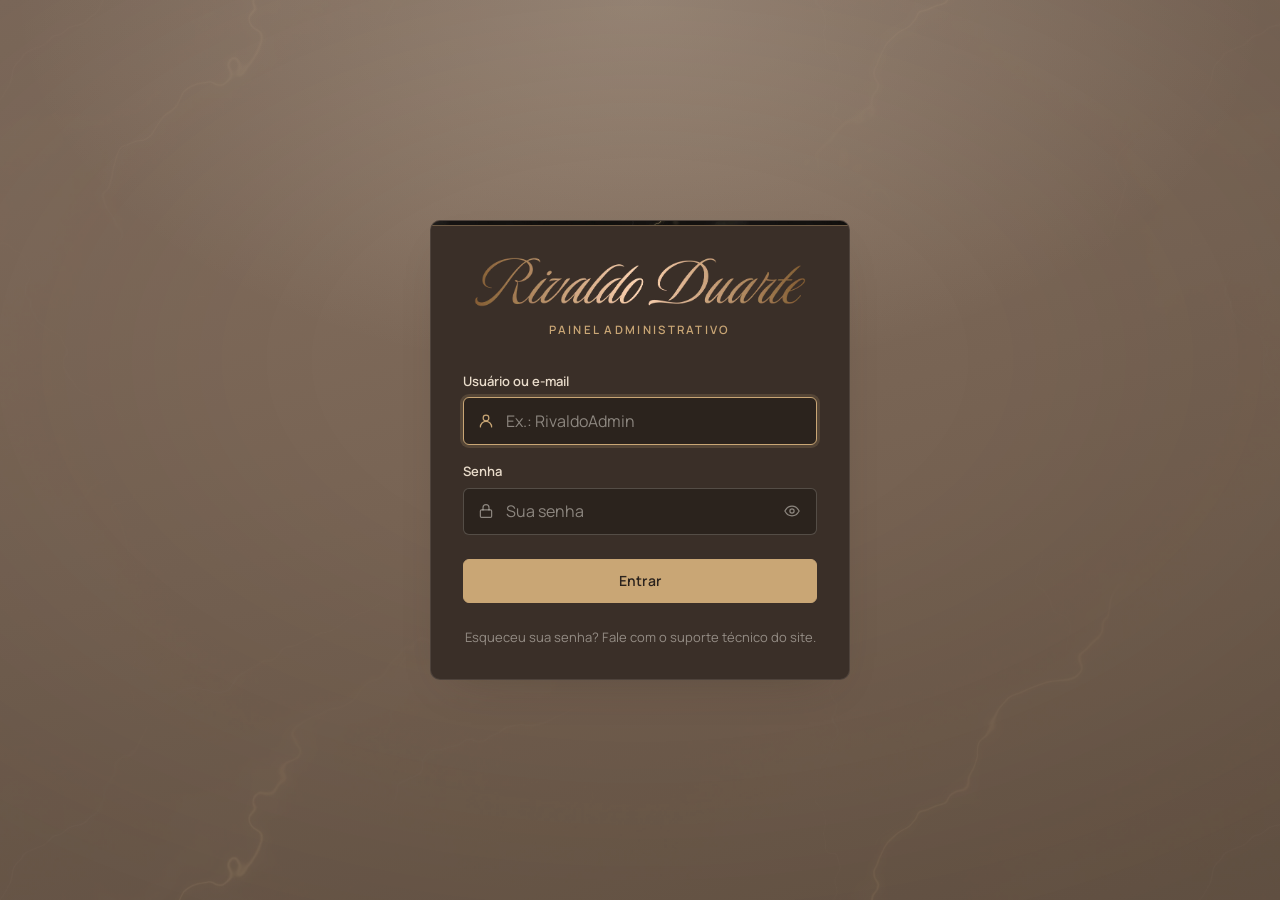
<file: admin/login.html>
<!DOCTYPE html>
<html lang="pt-BR">
<head>
  <meta charset="UTF-8">
  <meta name="viewport" content="width=device-width, initial-scale=1, viewport-fit=cover">
  <meta name="robots" content="noindex, nofollow">
  <meta name="theme-color" content="#3A2F28">
  <meta name="referrer" content="same-origin">
  <meta name="mobile-web-app-capable" content="yes">
  <meta name="apple-mobile-web-app-capable" content="yes">
  <meta name="apple-mobile-web-app-status-bar-style" content="black-translucent">
  <meta name="apple-mobile-web-app-title" content="Rivaldo">
  <title>Entrar — Painel Rivaldo</title>

  <link rel="manifest" href="manifest.json">
  <link rel="icon" type="image/png" sizes="32x32" href="icons/favicon-32.png">
  <link rel="apple-touch-icon" href="icons/apple-touch-icon.png">
  <link rel="preconnect" href="https://fonts.googleapis.com">
  <link rel="preconnect" href="https://fonts.gstatic.com" crossorigin>
  <link href="https://fonts.googleapis.com/css2?family=Cormorant+Garamond:wght@500&family=Manrope:wght@400;500;600;700&display=swap" rel="stylesheet">
  <link rel="stylesheet" href="css/admin.css">
</head>
<body class="auth-page">
  <main class="auth">
    <div class="auth__card">
      <div class="auth__brand">
        <img class="brand-logo brand-logo--auth" src="../assets/images/logo-assinatura.webp" alt="" width="931" height="140" decoding="async">
        <h1 class="sr-only">Rivaldo Duarte — Painel administrativo</h1>
        <p class="auth__subtitle">Painel administrativo</p>
      </div>

      <div class="notice" id="loginNotice" role="status" hidden></div>

      <form class="auth__form" id="loginForm" novalidate>
        <div class="form-field">
          <label for="login">Usuário ou e-mail</label>
          <div class="input-wrap">
            <svg class="icon" aria-hidden="true"><use href="#i-user"/></svg>
            <input class="input" id="login" name="login" type="text"
                   autocomplete="username" autocapitalize="none" autocorrect="off" spellcheck="false"
                   maxlength="190" required placeholder="Ex.: RivaldoAdmin">
          </div>
        </div>

        <div class="form-field">
          <label for="password">Senha</label>
          <div class="input-wrap">
            <svg class="icon" aria-hidden="true"><use href="#i-lock"/></svg>
            <input class="input input--action" id="password" name="password" type="password"
                   autocomplete="current-password" maxlength="200" required placeholder="Sua senha">
            <button class="input-action" type="button" id="togglePassword" aria-label="Mostrar senha" aria-pressed="false">
              <svg class="icon" aria-hidden="true"><use href="#i-eye"/></svg>
            </button>
          </div>
          <p class="auth__caps" id="capsWarning" hidden>Caps Lock está ativado.</p>
        </div>

        <button class="btn btn--gold btn--block" type="submit" id="loginSubmit">
          <span>Entrar</span>
        </button>
      </form>

      <button class="btn btn--ghost btn--block pwa-install-login" type="button" id="installApp" hidden>Instalar aplicativo</button>
      <p class="auth__help">Esqueceu sua senha? Fale com o suporte técnico do site.</p>
    </div>
  </main>

  <script type="module" src="js/pages/login.js"></script>
</body>
</html>
</file>
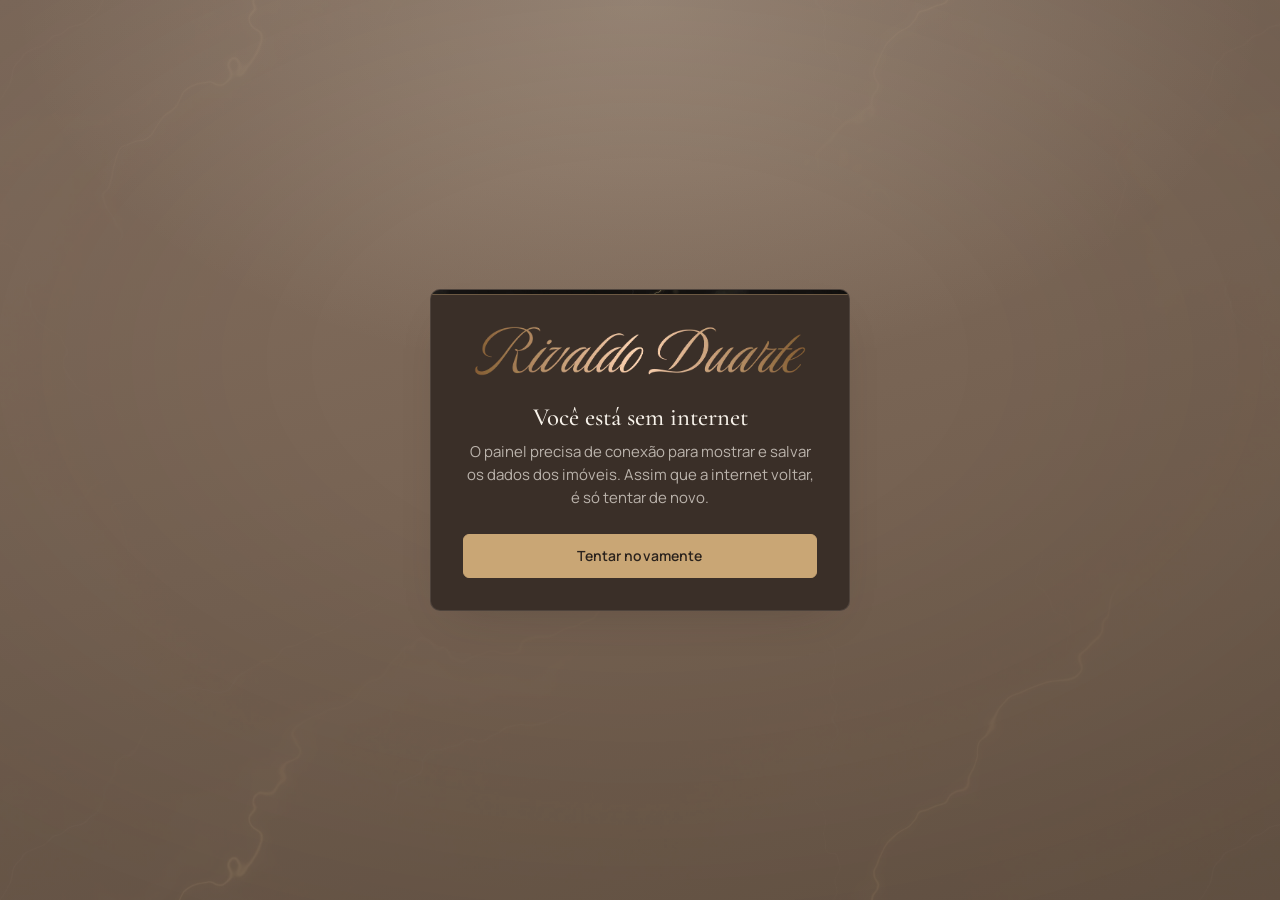
<file: admin/offline.html>
<!DOCTYPE html>
<html lang="pt-BR">
<head>
  <meta charset="UTF-8">
  <meta name="viewport" content="width=device-width, initial-scale=1, viewport-fit=cover">
  <meta name="robots" content="noindex, nofollow">
  <meta name="referrer" content="same-origin">
  <meta name="theme-color" content="#3A2F28">
  <meta name="mobile-web-app-capable" content="yes">
  <meta name="apple-mobile-web-app-capable" content="yes">
  <meta name="apple-mobile-web-app-status-bar-style" content="black-translucent">
  <meta name="apple-mobile-web-app-title" content="Rivaldo">
  <title>Sem conexão — Painel Rivaldo</title>

  <link rel="manifest" href="manifest.json">
  <link rel="icon" type="image/png" sizes="32x32" href="icons/favicon-32.png">
  <link rel="apple-touch-icon" href="icons/apple-touch-icon.png">
  <link rel="preconnect" href="https://fonts.googleapis.com">
  <link rel="preconnect" href="https://fonts.gstatic.com" crossorigin>
  <link href="https://fonts.googleapis.com/css2?family=Cormorant+Garamond:wght@500&family=Manrope:wght@400;500;600;700&display=swap" rel="stylesheet">
  <link rel="stylesheet" href="css/admin.css">
</head>
<body class="auth-page">
  <main class="offline">
    <div class="auth__card" style="text-align:center">
      <img class="brand-logo brand-logo--auth" style="margin:0 auto 1.75rem" src="../assets/images/logo-assinatura.webp" alt="" width="931" height="140" decoding="async">
      <h1 class="auth__title" style="margin-bottom:.5rem">Você está sem internet</h1>
      <p class="muted">O painel precisa de conexão para mostrar e salvar os dados dos imóveis. Assim que a internet voltar, é só tentar de novo.</p>
      <button class="btn btn--gold btn--block" type="button" style="margin-top:1.5rem" onclick="location.reload()">Tentar novamente</button>
    </div>
  </main>
</body>
</html>
</file>
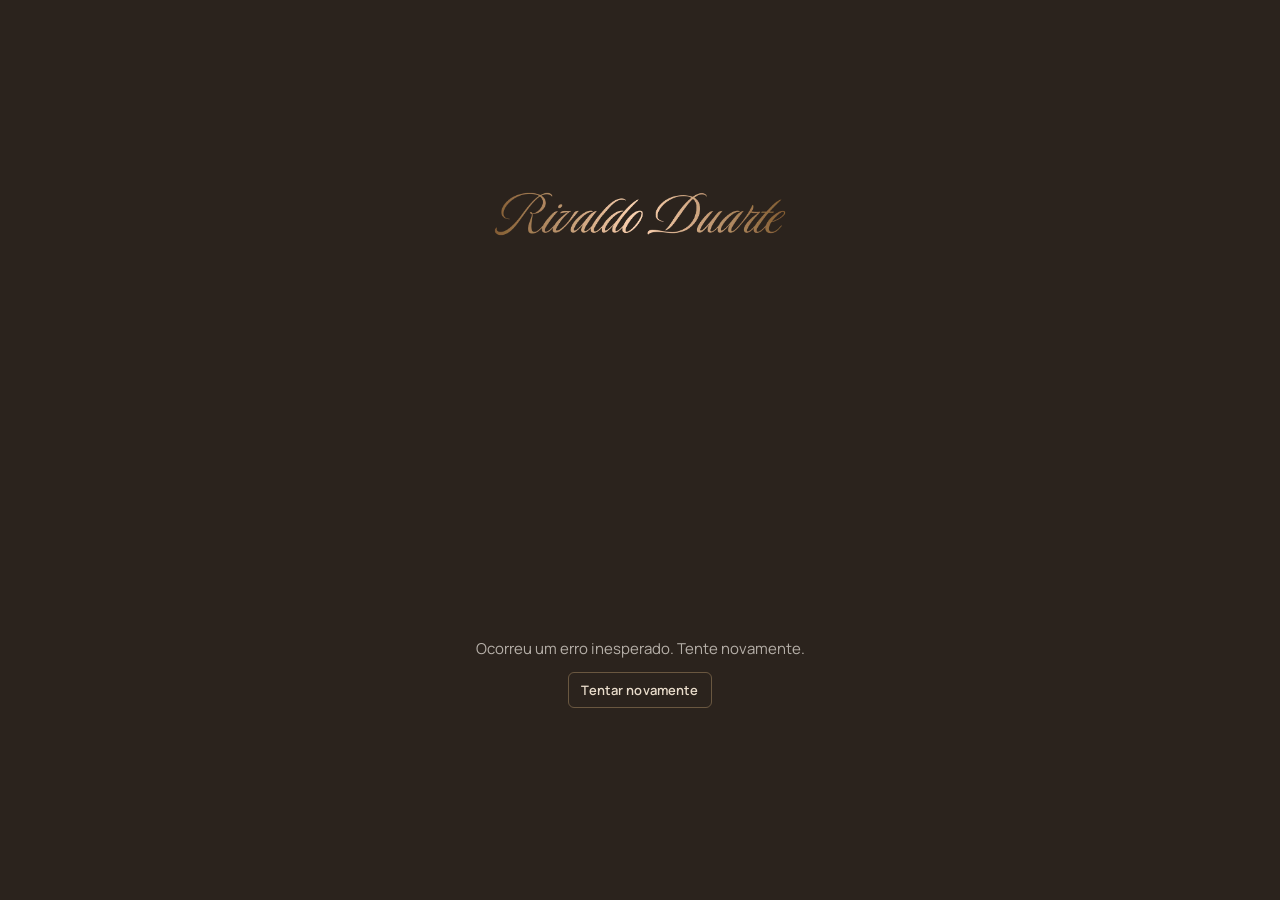
<file: admin/perfil.html>
<!DOCTYPE html>
<html lang="pt-BR">
<head>
  <meta charset="UTF-8">
  <meta name="viewport" content="width=device-width, initial-scale=1, viewport-fit=cover">
  <meta name="robots" content="noindex, nofollow">
  <meta name="referrer" content="same-origin">
  <meta name="theme-color" content="#3A2F28">
  <meta name="mobile-web-app-capable" content="yes">
  <meta name="apple-mobile-web-app-capable" content="yes">
  <meta name="apple-mobile-web-app-status-bar-style" content="black-translucent">
  <meta name="apple-mobile-web-app-title" content="Rivaldo">
  <title>Meu perfil — Painel Rivaldo</title>

  <link rel="manifest" href="manifest.json">
  <link rel="icon" type="image/png" sizes="32x32" href="icons/favicon-32.png">
  <link rel="apple-touch-icon" href="icons/apple-touch-icon.png">
  <link rel="preconnect" href="https://fonts.googleapis.com">
  <link rel="preconnect" href="https://fonts.gstatic.com" crossorigin>
  <link href="https://fonts.googleapis.com/css2?family=Cormorant+Garamond:wght@500&family=Manrope:wght@400;500;600;700&display=swap" rel="stylesheet">
  <link rel="stylesheet" href="css/admin.css">
</head>
<body class="is-booting">
  <a class="skip-link" href="#content">Pular para o conteúdo</a>

  <!-- Exibida enquanto a sessão é confirmada no servidor -->
  <div class="boot" aria-live="polite">
    <img class="brand-logo brand-logo--boot" src="../assets/images/logo-assinatura.webp" alt="" width="931" height="140" decoding="async">
    <span class="sr-only">Carregando painel…</span>
  </div>

  <div class="shell">
    <aside class="sidebar" id="sidebar" aria-label="Navegação principal"></aside>
    <div class="scrim" id="scrim" aria-hidden="true"></div>

    <div class="main">
      <header class="topbar" id="topbar"></header>

      <main class="content" id="content" tabindex="-1">
        <div class="page-head">
          <div>
            <h1 class="page-title">Meu perfil</h1>
            <p class="page-subtitle">Perfil de acesso: <b id="roleInfo"></b></p>
          </div>
        </div>

        <div class="two-col">
          <form class="card" id="profileForm" novalidate aria-labelledby="pf-title">
            <div class="card__head"><h2 class="card__title" id="pf-title">Dados pessoais</h2></div>
            <div class="card__body">
              <div class="form-field">
                <label for="p-name">Nome</label>
                <input class="input" id="p-name" name="name" maxlength="120" required autocomplete="name">
              </div>
              <div class="form-field">
                <label for="p-username">Usuário de acesso</label>
                <input class="input" id="p-username" type="text" readonly aria-readonly="true" tabindex="-1">
                <p class="form-hint">Só o provedor (Vortexis) altera o nome de usuário.</p>
              </div>
              <div class="form-field">
                <label for="p-email">E-mail <span class="subtle">(opcional — também serve para entrar)</span></label>
                <input class="input" id="p-email" name="email" type="email" inputmode="email" autocapitalize="none" maxlength="190" autocomplete="email">
              </div>
              <div class="form-field" id="emailConfirm" hidden>
                <label for="p-current">Senha atual</label>
                <input class="input" id="p-current" name="current_password" type="password" autocomplete="current-password" maxlength="200">
                <p class="form-hint">Por segurança, confirme sua senha para trocar o e-mail.</p>
              </div>
            </div>
            <div class="card__foot"><button class="btn btn--gold" type="submit"><svg class="icon" aria-hidden="true"><use href="#i-save"/></svg><span>Salvar dados</span></button></div>
          </form>

          <form class="card" id="passwordForm" novalidate aria-labelledby="pw-title">
            <div class="card__head"><h2 class="card__title" id="pw-title">Alterar senha</h2></div>
            <div class="card__body">
              <div class="notice" id="pwStatus" hidden></div>
              <input type="text" name="username" autocomplete="username" hidden>
              <fieldset id="pwFields">
              <div class="form-field">
                <label for="pw-current">Senha atual</label>
                <input class="input" id="pw-current" name="current_password" type="password" autocomplete="current-password" maxlength="200" required>
              </div>
              <div class="form-field">
                <label for="pw-new">Nova senha</label>
                <input class="input" id="pw-new" name="password" type="password" autocomplete="new-password" maxlength="200" required>
                <p class="form-hint">Mínimo de 10 caracteres, com letras e números.</p>
              </div>
              <div class="form-field">
                <label for="pw-confirm">Confirmar nova senha</label>
                <input class="input" id="pw-confirm" name="password_confirmation" type="password" autocomplete="new-password" maxlength="200" required>
              </div>
              </fieldset>
            </div>
            <div class="card__foot"><button class="btn btn--gold" type="submit" id="pwSubmit"><svg class="icon" aria-hidden="true"><use href="#i-lock"/></svg><span>Alterar senha</span></button></div>
          </form>
        </div>
      </main>
    </div>
  </div>

  <script type="module" src="js/pages/profile.js"></script>
</body>
</html>
</file>
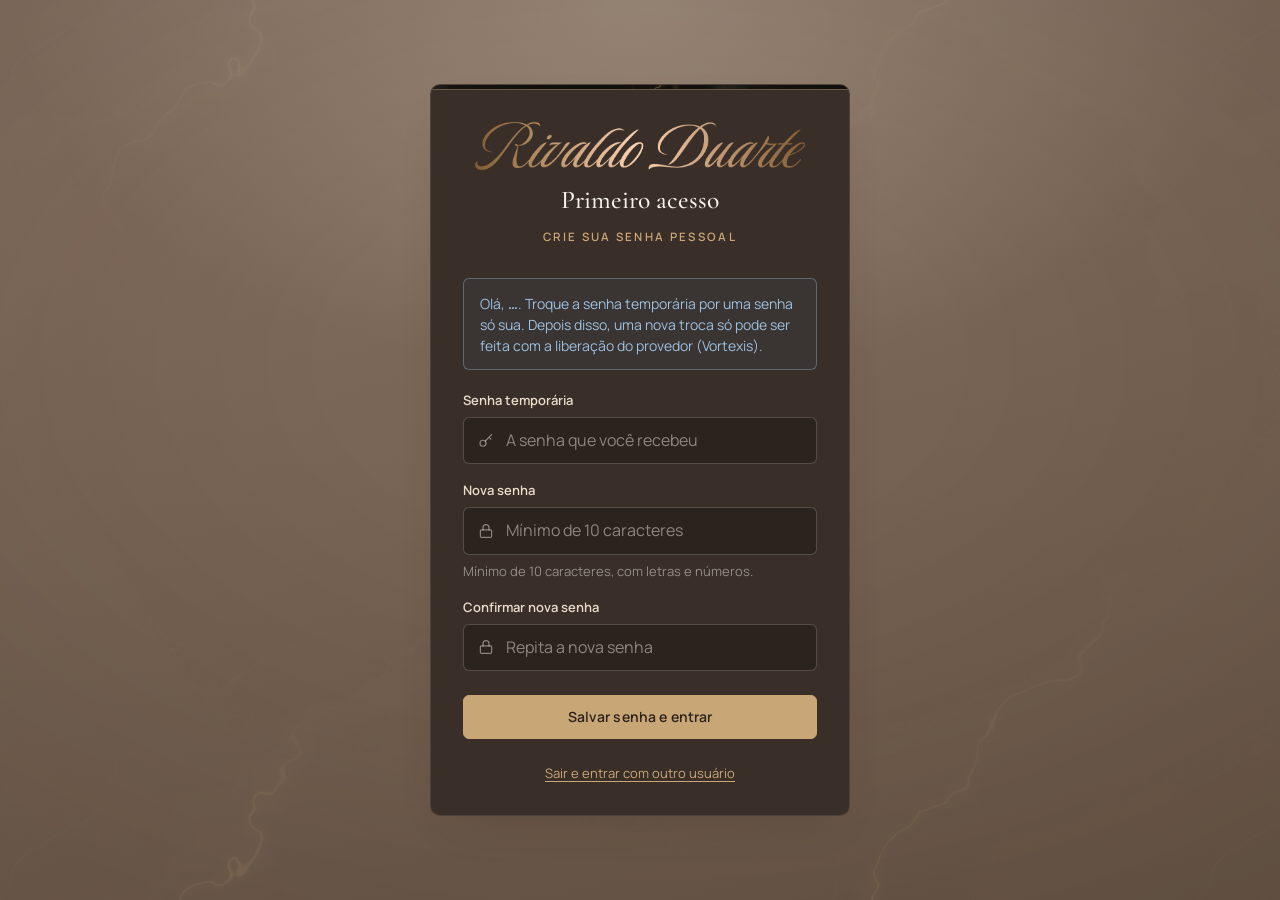
<file: admin/trocar-senha.html>
<!DOCTYPE html>
<html lang="pt-BR">
<head>
  <meta charset="UTF-8">
  <meta name="viewport" content="width=device-width, initial-scale=1, viewport-fit=cover">
  <meta name="robots" content="noindex, nofollow">
  <meta name="theme-color" content="#3A2F28">
  <meta name="referrer" content="same-origin">
  <meta name="mobile-web-app-capable" content="yes">
  <meta name="apple-mobile-web-app-capable" content="yes">
  <meta name="apple-mobile-web-app-status-bar-style" content="black-translucent">
  <meta name="apple-mobile-web-app-title" content="Rivaldo">
  <title>Criar senha — Painel Rivaldo</title>

  <link rel="manifest" href="manifest.json">
  <link rel="icon" type="image/png" sizes="32x32" href="icons/favicon-32.png">
  <link rel="apple-touch-icon" href="icons/apple-touch-icon.png">
  <link rel="preconnect" href="https://fonts.googleapis.com">
  <link rel="preconnect" href="https://fonts.gstatic.com" crossorigin>
  <link href="https://fonts.googleapis.com/css2?family=Cormorant+Garamond:wght@500&family=Manrope:wght@400;500;600;700&display=swap" rel="stylesheet">
  <link rel="stylesheet" href="css/admin.css">
</head>
<body class="auth-page is-booting">
  <main class="auth">
    <div class="auth__card">
      <div class="auth__brand">
        <img class="brand-logo brand-logo--auth" src="../assets/images/logo-assinatura.webp" alt="" width="931" height="140" decoding="async">
        <h1 class="auth__heading">Primeiro acesso</h1>
        <p class="auth__subtitle">Crie sua senha pessoal</p>
      </div>

      <div class="notice notice--info" role="status">
        <span>Olá, <b data-user-name>…</b>. Troque a senha temporária por uma senha só sua.
        Depois disso, uma nova troca só pode ser feita com a liberação do provedor (Vortexis).</span>
      </div>

      <div class="notice" id="notice" role="alert" hidden></div>

      <form class="auth__form" id="passwordForm" novalidate>
        <input type="text" name="username" autocomplete="username" hidden data-user-login>

        <div class="form-field">
          <label for="current">Senha temporária</label>
          <div class="input-wrap">
            <svg class="icon" aria-hidden="true"><use href="#i-key"/></svg>
            <input class="input" id="current" name="current_password" type="password"
                   autocomplete="current-password" maxlength="200" required placeholder="A senha que você recebeu">
          </div>
        </div>

        <div class="form-field">
          <label for="new">Nova senha</label>
          <div class="input-wrap">
            <svg class="icon" aria-hidden="true"><use href="#i-lock"/></svg>
            <input class="input" id="new" name="password" type="password"
                   autocomplete="new-password" maxlength="200" required placeholder="Mínimo de 10 caracteres">
          </div>
          <p class="form-hint">Mínimo de 10 caracteres, com letras e números.</p>
        </div>

        <div class="form-field">
          <label for="confirm">Confirmar nova senha</label>
          <div class="input-wrap">
            <svg class="icon" aria-hidden="true"><use href="#i-lock"/></svg>
            <input class="input" id="confirm" name="password_confirmation" type="password"
                   autocomplete="new-password" maxlength="200" required placeholder="Repita a nova senha">
          </div>
        </div>

        <button class="btn btn--gold btn--block" type="submit" id="submitBtn">
          <span>Salvar senha e entrar</span>
        </button>
      </form>

      <p class="auth__help"><button class="link-btn" type="button" data-logout>Sair e entrar com outro usuário</button></p>
    </div>
  </main>

  <script type="module" src="js/pages/first-access.js"></script>
</body>
</html>
</file>
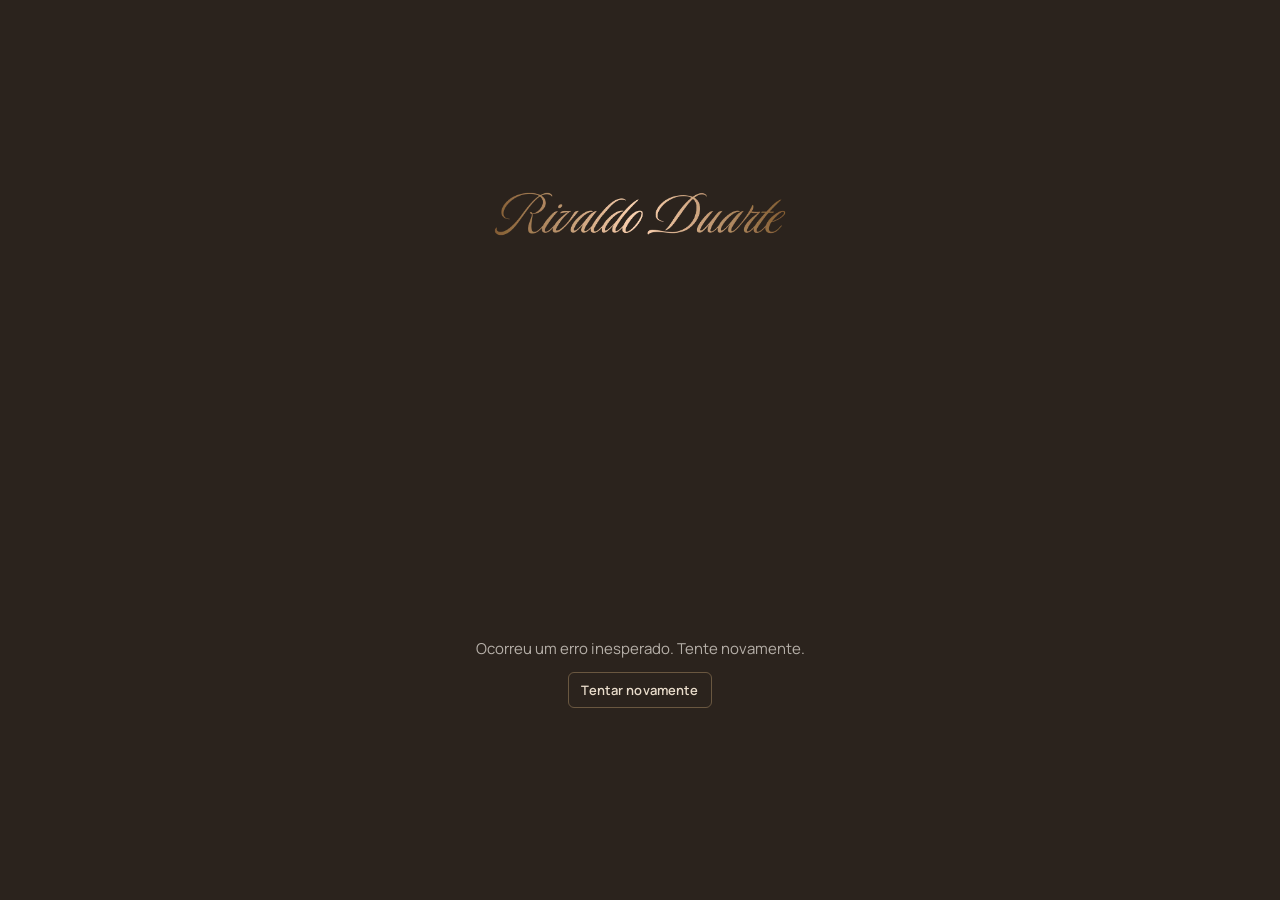
<file: admin/usuarios.html>
<!DOCTYPE html>
<html lang="pt-BR">
<head>
  <meta charset="UTF-8">
  <meta name="viewport" content="width=device-width, initial-scale=1, viewport-fit=cover">
  <meta name="robots" content="noindex, nofollow">
  <meta name="referrer" content="same-origin">
  <meta name="theme-color" content="#3A2F28">
  <meta name="mobile-web-app-capable" content="yes">
  <meta name="apple-mobile-web-app-capable" content="yes">
  <meta name="apple-mobile-web-app-status-bar-style" content="black-translucent">
  <meta name="apple-mobile-web-app-title" content="Rivaldo">
  <title>Usuários — Painel Rivaldo</title>

  <link rel="manifest" href="manifest.json">
  <link rel="icon" type="image/png" sizes="32x32" href="icons/favicon-32.png">
  <link rel="apple-touch-icon" href="icons/apple-touch-icon.png">
  <link rel="preconnect" href="https://fonts.googleapis.com">
  <link rel="preconnect" href="https://fonts.gstatic.com" crossorigin>
  <link href="https://fonts.googleapis.com/css2?family=Cormorant+Garamond:wght@500&family=Manrope:wght@400;500;600;700&display=swap" rel="stylesheet">
  <link rel="stylesheet" href="css/admin.css">
</head>
<body class="is-booting">
  <a class="skip-link" href="#content">Pular para o conteúdo</a>

  <!-- Exibida enquanto a sessão é confirmada no servidor -->
  <div class="boot" aria-live="polite">
    <img class="brand-logo brand-logo--boot" src="../assets/images/logo-assinatura.webp" alt="" width="931" height="140" decoding="async">
    <span class="sr-only">Carregando painel…</span>
  </div>

  <div class="shell">
    <aside class="sidebar" id="sidebar" aria-label="Navegação principal"></aside>
    <div class="scrim" id="scrim" aria-hidden="true"></div>

    <div class="main">
      <header class="topbar" id="topbar"></header>

      <main class="content" id="content" tabindex="-1">
        <div class="page-head">
          <div>
            <h1 class="page-title">Usuários</h1>
            <p class="page-subtitle"><b>Administrador</b>: imóveis, cadastros e configurações. <b>Editor</b>: imóveis e cadastros. A troca de senha de cada pessoa só é feita no 1º acesso ou quando você liberar.</p>
          </div>
          <button class="btn btn--gold" type="button" id="newUser"><svg class="icon" aria-hidden="true"><use href="#i-plus"/></svg><span>Novo usuário</span></button>
        </div>

        <section class="card" aria-label="Usuários do painel">
          <div id="list" aria-busy="true"><div class="card__body"><span class="skeleton" style="height:18px;width:50%"></span></div></div>
        </section>
      </main>
    </div>
  </div>

  <script type="module" src="js/pages/users.js"></script>
</body>
</html>
</file>
<file: css/style.css>
/* ==========================================================================
   RIVALDO IMÓVEIS — Home
   Índice
   01. Tokens (variáveis)
   02. Reset & base
   03. Utilitários (container, tipografia, botões, links)
   04. Mármore
   05. Header & navegação
   06. Hero
   07. Busca / filtros
   08. Seções (cabeçalhos)
   09. Cards de imóveis
   10. Carrossel
   11. Grid de imóveis
   12. (removido)
   13. Diferenciais
   14. CTA
   15. Footer
   16. WhatsApp flutuante
   17. Animações (reveal)
   18. Responsivo
   19. Movimento reduzido
   ========================================================================== */

/* 01. TOKENS ============================================================== */
:root {
  /* Paleta oficial — bege, taupe e dourado champagne (referência: arte Well Home)
     Os nomes "black-*" foram mantidos, mas hoje são tons de café/marrom. */
  --black-primary: #2B231D;    /* café escuro (rodapé, header) */
  --black-secondary: #3A2F28;  /* marrom (faixas escuras, cartões) */
  --gold-primary: #C9A675;     /* dourado champagne */
  --gold-dark: #86653A;        /* dourado para texto em fundo claro */
  --beige-light: #E9DCCB;
  --beige-secondary: #D2BEA0;
  --off-white: #F7F2EA;

  /* Tons claros e taupe */
  --taupe: #857060;
  --taupe-dark: #6B5848;
  --cream: #F4EEE6;            /* fundo claro principal */
  --sand: #E8DDCF;             /* faixa bege */
  --ivory: #FFFCF7;            /* cartões em fundo claro */
  --ink: #2F2620;              /* texto em fundo claro */

  /* Derivadas */
  --black-tertiary: #332A23;
  --text-primary: var(--off-white);
  --text-muted: rgba(247, 242, 234, 0.66);
  --text-subtle: rgba(247, 242, 234, 0.46);
  --line: rgba(247, 242, 234, 0.1);
  --line-strong: rgba(247, 242, 234, 0.2);
  --line-gold: rgba(201, 166, 117, 0.38);
  --gold-soft: rgba(201, 166, 117, 0.12);

  /* Tipografia */
  --font-serif: "Cormorant Garamond", "Times New Roman", serif;
  --font-sans: "Manrope", system-ui, -apple-system, "Segoe UI", sans-serif;

  /* Layout */
  --container: 1320px;
  --gutter: clamp(1.25rem, 4vw, 2.5rem);
  --edge: max(var(--gutter), calc((100vw - var(--container)) / 2 + var(--gutter)));
  --section-y: clamp(4.5rem, 9vw, 8rem);
  --header-h: 88px;
  --header-h-scrolled: 68px;
  --radius: 2px;
  --radius-lg: 4px;

  /* Movimento */
  --ease: cubic-bezier(0.22, 0.61, 0.36, 1);
  --ease-out: cubic-bezier(0.16, 1, 0.3, 1);
  --t-fast: 300ms;
  --t: 450ms;
  --t-slow: 600ms;
}

/* 02. RESET & BASE ======================================================== */
*,
*::before,
*::after { box-sizing: border-box; }

* { margin: 0; padding: 0; }

html {
  -webkit-text-size-adjust: 100%;
  scroll-behavior: smooth;
  scroll-padding-top: var(--header-h-scrolled);
}

body {
  min-height: 100vh;
  background: var(--black-primary);
  color: var(--text-primary);
  font-family: var(--font-sans);
  font-size: 1rem;
  line-height: 1.6;
  font-weight: 400;
  -webkit-font-smoothing: antialiased;
  -moz-osx-font-smoothing: grayscale;
  text-rendering: optimizeLegibility;
  overflow-x: hidden;
}

body.is-locked { overflow: hidden; }

img, video, svg { display: block; max-width: 100%; }
img { height: auto; }

a { color: inherit; text-decoration: none; }

button, input, select { font: inherit; color: inherit; }
button { background: none; border: 0; cursor: pointer; }

ul { list-style: none; }
address { font-style: normal; }

::selection { background: var(--gold-primary); color: var(--black-primary); }

:focus { outline: none; }
:focus-visible {
  outline: 1px solid var(--gold-primary);
  outline-offset: 3px;
}

.sprite { position: absolute; width: 0; height: 0; overflow: hidden; }

.icon {
  width: 1.15em;
  height: 1.15em;
  flex-shrink: 0;
  fill: none;
  stroke: currentColor;
  stroke-width: 1.4;
  stroke-linecap: round;
  stroke-linejoin: round;
}
.icon--flip { transform: scaleX(-1); }

.sr-only {
  position: absolute !important;
  width: 1px; height: 1px;
  padding: 0; margin: -1px;
  overflow: hidden; clip: rect(0 0 0 0);
  white-space: nowrap; border: 0;
}

.skip-link {
  position: fixed;
  top: 1rem; left: 1rem;
  z-index: 200;
  padding: .75rem 1.25rem;
  background: var(--gold-primary);
  color: var(--black-primary);
  font-weight: 600;
  transform: translateY(-200%);
  transition: transform var(--t-fast) var(--ease);
}
.skip-link:focus { transform: translateY(0); }

/* 03. UTILITÁRIOS ========================================================= */
.container {
  width: 100%;
  max-width: var(--container);
  margin-inline: auto;
  padding-inline: var(--gutter);
}

.section { padding-block: var(--section-y); position: relative; }

.eyebrow {
  display: inline-flex;
  align-items: center;
  gap: .75rem;
  font-size: .72rem;
  font-weight: 500;
  letter-spacing: .24em;
  text-transform: uppercase;
  color: var(--gold-primary);
  margin-bottom: 1rem;
}
.eyebrow::before {
  content: "";
  width: 28px;
  height: 1px;
  background: currentColor;
  opacity: .7;
}

.section-title {
  font-family: var(--font-serif);
  font-weight: 500;
  font-size: clamp(2rem, 4.2vw, 3.25rem);
  line-height: 1.08;
  letter-spacing: -0.01em;
}

/* Botões */
.btn {
  --btn-bg: transparent;
  --btn-color: var(--off-white);
  --btn-border: var(--line-strong);
  position: relative;
  display: inline-flex;
  align-items: center;
  justify-content: center;
  gap: .65rem;
  min-height: 52px;
  padding: .85rem 1.75rem;
  border: 1px solid var(--btn-border);
  border-radius: var(--radius);
  background: var(--btn-bg);
  color: var(--btn-color);
  font-size: .8rem;
  font-weight: 600;
  letter-spacing: .14em;
  text-transform: uppercase;
  white-space: nowrap;
  overflow: hidden;
  isolation: isolate;
  transition: color var(--t) var(--ease), border-color var(--t) var(--ease), background-color var(--t) var(--ease), transform var(--t-fast) var(--ease);
}
.btn .icon { transition: transform var(--t) var(--ease-out); }
.btn:hover .icon:last-child:not(:first-child) { transform: translateX(4px); }
.btn:active { transform: scale(.98); }

/* Preenchimento que desliza no hover */
.btn::before {
  content: "";
  position: absolute;
  inset: 0;
  z-index: -1;
  background: var(--btn-fill, var(--gold-primary));
  transform: scaleX(0);
  transform-origin: right;
  transition: transform var(--t-slow) var(--ease-out);
}
.btn:hover::before { transform: scaleX(1); transform-origin: left; }

.btn--gold {
  --btn-bg: var(--gold-primary);
  --btn-color: var(--black-primary);
  --btn-border: var(--gold-primary);
  --btn-fill: var(--beige-light);
}
.btn--gold:hover { --btn-border: var(--beige-light); }

.btn--outline { --btn-fill: var(--gold-primary); }
.btn--outline:hover { --btn-color: var(--black-primary); --btn-border: var(--gold-primary); }

.btn--block { width: 100%; }

.round-btn {
  display: grid;
  place-items: center;
  width: 48px;
  height: 48px;
  border: 1px solid var(--line-strong);
  border-radius: 50%;
  color: var(--off-white);
  transition: border-color var(--t) var(--ease), background-color var(--t) var(--ease), color var(--t) var(--ease), opacity var(--t) var(--ease);
}
.round-btn .icon { transition: transform var(--t) var(--ease-out); }
.round-btn:hover { border-color: var(--gold-primary); color: var(--gold-primary); }
.round-btn:hover .icon:not(.icon--flip) { transform: translateX(3px); }
.round-btn:hover .icon--flip { transform: scaleX(-1) translateX(3px); }
.round-btn:disabled { opacity: .3; pointer-events: none; }

/* Links */
.link-underline {
  position: relative;
  background: linear-gradient(currentColor, currentColor) no-repeat right bottom / 0 1px;
  transition: background-size var(--t) var(--ease), color var(--t-fast) var(--ease);
}
.link-underline:hover {
  background-size: 100% 1px;
  background-position-x: left;
  color: var(--gold-primary);
}

.link-arrow {
  display: inline-flex;
  align-items: center;
  gap: .75rem;
  padding-bottom: .35rem;
  border-bottom: 1px solid currentColor;
  font-size: .78rem;
  font-weight: 600;
  letter-spacing: .16em;
  text-transform: uppercase;
  transition: color var(--t-fast) var(--ease), gap var(--t) var(--ease-out);
}
.link-arrow:hover { gap: 1.1rem; color: var(--gold-dark); }

/* 04. MÁRMORE ============================================================= */
/* Textura de mármore Nero com veios dourados (assets/images/marble.webp).
   Imagem 1800x1200 sem emendas (tileable) — pode repetir em qualquer área.
   Use a classe .marble apenas em áreas pontuais. */
.marble {
  background-color: var(--black-primary);
  background-image: url("../assets/images/marble.webp");
  background-size: 1200px auto;
  background-repeat: repeat;
  background-position: center;
}

/* Reflexo de pedra polida: faixa de luz que atravessa muito devagar */
.marble--sheen { overflow: hidden; }
.marble--sheen::after {
  content: "";
  position: absolute;
  inset: -50% -20%;
  background: linear-gradient(115deg, transparent 42%, rgba(231, 216, 195, .045) 48%, rgba(198, 167, 106, .07) 50%, rgba(231, 216, 195, .045) 52%, transparent 58%);
  transform: translateX(-60%);
  animation: marbleSheen 16s var(--ease) infinite;
  pointer-events: none;
}
@keyframes marbleSheen {
  0%, 15% { transform: translateX(-60%); }
  85%, 100% { transform: translateX(60%); }
}

/* 05. HEADER ============================================================== */
.header {
  position: fixed;
  inset: 0 0 auto;
  z-index: 100;
  height: var(--header-h);
  border-bottom: 1px solid transparent;
  transition: height var(--t) var(--ease), background-color var(--t) var(--ease), border-color var(--t) var(--ease), backdrop-filter var(--t) var(--ease);
}
.header::before {
  /* Leve gradiente para legibilidade enquanto transparente */
  content: "";
  position: absolute;
  inset: 0 0 -40px;
  background: linear-gradient(to bottom, rgba(43, 35, 29,.55), transparent);
  pointer-events: none;
  transition: opacity var(--t) var(--ease);
}
.header.is-scrolled {
  height: var(--header-h-scrolled);
  background: rgba(43, 35, 29, 0.74);
  -webkit-backdrop-filter: blur(16px) saturate(140%);
  backdrop-filter: blur(16px) saturate(140%);
  border-bottom-color: rgba(198, 167, 106, 0.14);
}
.header.is-scrolled::before { opacity: 0; }

.header__inner {
  position: relative;
  height: 100%;
  display: flex;
  align-items: center;
  justify-content: space-between;
  gap: 2rem;
}

/* Logo — assinatura "Rivaldo Duarte" (assets/images/logo-assinatura.webp) */
.logo {
  position: relative;
  z-index: 2;
  display: inline-flex;
  flex-direction: column;
  align-items: center;
  gap: .32rem;
  line-height: 1;
}
.logo__img {
  display: block;
  width: auto;
  height: 38px;
  transition: height var(--t) var(--ease), filter var(--t) var(--ease), transform var(--t-slow) var(--ease-out);
}
.header.is-scrolled .logo__img { height: 32px; }
.logo:hover .logo__img { filter: brightness(1.15); transform: translateY(-1px); }
.logo__tag {
  padding-left: .34em; /* compensa o espaçamento para centralizar */
  font-size: .52rem;
  font-weight: 600;
  letter-spacing: .34em;
  text-transform: uppercase;
  white-space: nowrap;
  color: var(--gold-primary);
}
.logo--footer .logo__img,
.header.is-scrolled .logo--footer .logo__img { height: 54px; }
.logo--footer .logo__tag { font-size: .6rem; }

/* Nav */
.nav__list { display: flex; align-items: center; gap: clamp(1.25rem, 2.4vw, 2.5rem); }
.nav__link {
  position: relative;
  display: inline-block;
  padding-block: .5rem;
  font-size: .8rem;
  font-weight: 500;
  letter-spacing: .12em;
  text-transform: uppercase;
  color: rgba(247, 244, 238, .82);
  transition: color var(--t-fast) var(--ease);
}
.nav__link::after {
  content: "";
  position: absolute;
  left: 0; right: 0; bottom: 0;
  height: 1px;
  background: var(--gold-primary);
  transform: scaleX(0);
  transform-origin: right;
  transition: transform var(--t) var(--ease-out);
}
.nav__link:hover,
.nav__link.is-active { color: var(--off-white); }
.nav__link:hover::after,
.nav__link.is-active::after { transform: scaleX(1); transform-origin: left; }
.nav__mobile-footer { display: none; }

.header__actions { display: flex; align-items: center; gap: 1rem; position: relative; z-index: 2; }
.header__cta {
  display: inline-flex;
  align-items: center;
  gap: .6rem;
  padding: .7rem 1.2rem;
  border: 1px solid var(--line-gold);
  border-radius: 100px;
  font-size: .74rem;
  font-weight: 600;
  letter-spacing: .14em;
  text-transform: uppercase;
  color: var(--beige-light);
  transition: background-color var(--t) var(--ease), border-color var(--t) var(--ease), color var(--t) var(--ease);
}
.header__cta .icon { color: var(--gold-primary); transition: color var(--t) var(--ease), transform var(--t) var(--ease-out); }
.header__cta:hover { background: var(--gold-primary); border-color: var(--gold-primary); color: var(--black-primary); }
.header__cta:hover .icon { color: var(--black-primary); transform: rotate(-8deg); }

/* Hamburger */
.burger {
  display: none;
  position: relative;
  width: 44px;
  height: 44px;
  border: 1px solid var(--line-strong);
  border-radius: 50%;
}
.burger span {
  position: absolute;
  left: 13px;
  width: 16px;
  height: 1px;
  background: var(--off-white);
  transition: transform var(--t) var(--ease-out), top var(--t) var(--ease-out), width var(--t) var(--ease);
}
.burger span:nth-child(1) { top: 18px; }
.burger span:nth-child(2) { top: 24px; width: 11px; }
.burger:hover span:nth-child(2) { width: 16px; }
.burger[aria-expanded="true"] span:nth-child(1) { top: 21px; transform: rotate(45deg); }
.burger[aria-expanded="true"] span:nth-child(2) { top: 21px; width: 16px; transform: rotate(-45deg); }

/* 06. HERO ================================================================ */
.hero {
  position: relative;
  min-height: 100vh;
  min-height: 100svh;
  display: flex;
  flex-direction: column;
  justify-content: flex-end;
  padding-top: calc(var(--header-h) + 2.5rem);
  padding-bottom: clamp(3.5rem, 8vh, 6rem);
  overflow: hidden;
  isolation: isolate;
}

.hero__media { position: absolute; inset: 0; z-index: -1; background: var(--black-primary); }

.hero__fallback,
.hero__video {
  position: absolute;
  inset: 0;
  width: 100%;
  height: 100%;
  object-fit: cover;
}
.hero__fallback {
  background:
    url("https://images.unsplash.com/photo-1613490493576-7fde63acd811?auto=format&fit=crop&w=1920&q=70") center / cover no-repeat,
    radial-gradient(ellipse at 70% 30%, #4A3C32 0%, var(--black-primary) 70%);
  /* Movimento cinematográfico quando não há vídeo */
  animation: kenburns 32s var(--ease) infinite alternate;
  transform-origin: 60% 40%;
}
.hero__video {
  opacity: 0;
  transition: opacity 1.6s var(--ease);
}
.hero__video.is-ready { opacity: 1; }
.hero__video.is-hidden { display: none; }

.hero__overlay {
  position: absolute;
  inset: 0;
  background:
    linear-gradient(to top, rgba(43, 35, 29,.96) 0%, rgba(43, 35, 29,.55) 38%, rgba(43, 35, 29,.2) 65%, rgba(43, 35, 29,.55) 100%),
    linear-gradient(to right, rgba(43, 35, 29,.55) 0%, transparent 60%);
}

/* Faixa de mármore que funde o hero com a próxima seção */
.hero__marble {
  position: absolute;
  inset: auto 0 0;
  height: 32%;
  opacity: .5;
  -webkit-mask-image: linear-gradient(to top, #000 0%, transparent 100%);
  mask-image: linear-gradient(to top, #000 0%, transparent 100%);
  mix-blend-mode: screen;
}

@keyframes kenburns {
  from { transform: scale(1.02) translate3d(0, 0, 0); }
  to   { transform: scale(1.12) translate3d(-1.5%, -1%, 0); }
}

/* Fundo A — animação cinematográfica (imagem gerada por IA) */
.hero__cinematic { position: absolute; inset: 0; overflow: hidden; }
.hero__camera {
  position: absolute;
  inset: 0;
  transform-origin: 68% 48%;
  animation: heroCamera 24s ease-in-out infinite alternate;
  will-change: transform;
}
.hero__camera img {
  width: 100%;
  height: 100%;
  object-fit: cover;
  object-position: 58% 50%;
}
/* Canvas WebGL (água + vento) sobre a imagem, com fade ao iniciar */
.hero__canvas {
  position: absolute;
  inset: 0;
  width: 100%;
  height: 100%;
  opacity: 0;
  transition: opacity 1.2s var(--ease);
}
.hero__canvas.is-ready { opacity: 1; }

.hero__sun {
  position: absolute;
  inset: -12%;
  background: radial-gradient(ellipse at 65% 38%, rgba(238, 193, 131, .26), transparent 40%);
  mix-blend-mode: screen;
  animation: heroSun 14s ease-in-out infinite alternate;
  pointer-events: none;
}
@keyframes heroCamera {
  from { transform: scale(1.015) translate3d(0, 0, 0); }
  to   { transform: scale(1.10) translate3d(-.7%, 0, 0); }
}
@keyframes heroSun {
  from { opacity: .3;  transform: translateX(-1%); }
  to   { opacity: .85; transform: translateX(1%); }
}

/* Overlay mais leve na base para a água da piscina aparecer */
.hero[data-bg="codex"] .hero__overlay {
  background:
    linear-gradient(to top, rgba(43, 35, 29,.88) 0%, rgba(43, 35, 29,.32) 26%, rgba(43, 35, 29,.12) 55%, rgba(43, 35, 29,.5) 100%),
    linear-gradient(to right, rgba(43, 35, 29,.6) 0%, rgba(43, 35, 29,.15) 45%, transparent 65%);
}

/* Troca de fundo: data-bg="codex" | "original" */
.hero[data-bg="codex"] .hero__fallback,
.hero[data-bg="codex"] .hero__video { display: none; }
.hero[data-bg="original"] .hero__cinematic { display: none; }

/* Pausa (botão, aba oculta ou hero fora da tela) */
.hero.is-paused .hero__camera,
.hero.is-paused .hero__sun,
.hero.is-paused .hero__fallback,
.hero.is-offscreen .hero__camera,
.hero.is-offscreen .hero__sun,
.hero.is-offscreen .hero__fallback { animation-play-state: paused; }

.hero__pause {
  position: absolute;
  right: calc(var(--edge) + 28px);
  bottom: 1.75rem;
  z-index: 2;
  display: grid;
  place-items: center;
  width: 40px;
  height: 40px;
  border: 1px solid var(--line-gold);
  border-radius: 50%;
  background: rgba(43, 35, 29, .55);
  color: var(--beige-light);
  transition: background-color var(--t) var(--ease), border-color var(--t) var(--ease), color var(--t) var(--ease);
}
.hero__pause .icon { width: 16px; height: 16px; }
.hero__pause .icon-play { display: none; }
.hero__pause[aria-pressed="true"] .icon-pause { display: none; }
.hero__pause[aria-pressed="true"] .icon-play { display: block; }
.hero__pause:hover { background: var(--gold-primary); border-color: var(--gold-primary); color: var(--black-primary); }

.hero__content { position: relative; }

.hero__title {
  max-width: 15ch;
  font-family: var(--font-serif);
  font-weight: 400;
  font-size: clamp(2.6rem, 6.4vw, 5.4rem);
  line-height: 1;
  letter-spacing: -0.015em;
  margin-bottom: clamp(2rem, 4vw, 3rem);
  text-wrap: balance;
}
.hero__title em { font-style: italic; color: var(--beige-light); }

.hero__scroll {
  position: absolute;
  right: var(--edge);
  bottom: 2rem;
  display: none;
  width: 1px;
  height: 64px;
  background: var(--line-strong);
  overflow: hidden;
}
.hero__scroll span {
  position: absolute;
  inset: 0;
  background: var(--gold-primary);
  animation: scrollLine 2.4s var(--ease) infinite;
}
@keyframes scrollLine {
  0%   { transform: translateY(-100%); }
  60%  { transform: translateY(100%); }
  100% { transform: translateY(100%); }
}

/* 07. BUSCA / FILTROS ===================================================== */
.search {
  position: relative;
  max-width: 1120px;
  background: rgba(43, 35, 29, 0.62);
  -webkit-backdrop-filter: blur(18px) saturate(130%);
  backdrop-filter: blur(18px) saturate(130%);
  border: 1px solid rgba(247, 244, 238, 0.1);
  border-radius: var(--radius-lg);
  box-shadow: 0 30px 80px -30px rgba(30, 22, 16, .7);
}
/* Fio dourado no topo */
.search::before {
  content: "";
  position: absolute;
  top: -1px; left: 24px; right: 24px;
  height: 1px;
  background: linear-gradient(90deg, transparent, var(--gold-primary), transparent);
  opacity: .8;
}

/* Abas Comprar / Alugar */
.search__tabs {
  position: relative;
  display: inline-flex;
  margin: 1.25rem 1.5rem 0;
  border-bottom: 1px solid var(--line);
}
.search__tab { position: relative; cursor: pointer; }
.search__tab input { position: absolute; opacity: 0; pointer-events: none; }
.search__tab span {
  display: block;
  padding: .55rem 1.1rem .8rem;
  font-size: .78rem;
  font-weight: 600;
  letter-spacing: .16em;
  text-transform: uppercase;
  color: var(--text-subtle);
  transition: color var(--t) var(--ease);
}
.search__tab:hover span { color: var(--text-muted); }
.search__tab input:checked + span { color: var(--off-white); }
.search__tab input:focus-visible + span { outline: 1px solid var(--gold-primary); outline-offset: -2px; }
.search__tab-indicator {
  position: absolute;
  bottom: -1px;
  left: 0;
  height: 1px;
  width: var(--w, 50%);
  background: var(--gold-primary);
  transform: translateX(var(--x, 0));
  transition: transform var(--t) var(--ease-out), width var(--t) var(--ease-out);
}

.search__fields {
  display: grid;
  grid-template-columns: repeat(3, minmax(0, 1fr)) auto;
  align-items: end;
  gap: 0;
  padding: 1rem 1.5rem 1.25rem;
}
.search__fields > .field {
  padding-inline: 1.25rem;
  border-left: 1px solid var(--line);
}
.search__fields > .field:first-child { padding-left: 0; border-left: 0; }
.search__submit { margin-left: 1.25rem; min-width: 150px; }

/* Campo */
.field { display: flex; flex-direction: column; gap: .35rem; min-width: 0; }
.field__label {
  font-size: .64rem;
  font-weight: 600;
  letter-spacing: .2em;
  text-transform: uppercase;
  color: var(--gold-primary);
}
.field__control { position: relative; }
.field__control select {
  width: 100%;
  height: 44px;
  padding: 0 1.75rem 0 0;
  appearance: none;
  -webkit-appearance: none;
  background: transparent;
  border: 0;
  border-bottom: 1px solid transparent;
  font-size: .95rem;
  font-weight: 500;
  color: var(--off-white);
  text-overflow: ellipsis;
  cursor: pointer;
  transition: border-color var(--t) var(--ease), color var(--t) var(--ease);
}
.field__control select:hover { border-bottom-color: var(--line-strong); }
.field__control select:focus-visible { outline: none; border-bottom-color: var(--gold-primary); }
.field__control select option { background: var(--black-secondary); color: var(--off-white); }
.field__chevron {
  position: absolute;
  right: 0;
  top: 50%;
  width: 16px;
  height: 16px;
  margin-top: -8px;
  fill: none;
  stroke: var(--gold-primary);
  stroke-width: 1.4;
  pointer-events: none;
  transition: transform var(--t) var(--ease-out);
}
.field__control:focus-within .field__chevron { transform: rotate(180deg); }

/* Filtros extras (expansão com grid-rows) */
.search__more {
  display: grid;
  grid-template-rows: 0fr;
  transition: grid-template-rows var(--t-slow) var(--ease-out);
}
.search__more.is-open { grid-template-rows: 1fr; }
.search__more-inner {
  overflow: hidden;
  min-height: 0;
  display: grid;
  grid-template-columns: repeat(3, minmax(0, 1fr));
  gap: 1.5rem 2rem;
  padding-inline: 1.5rem;
  opacity: 0;
  transition: opacity var(--t) var(--ease), padding var(--t-slow) var(--ease-out);
}
.search__more.is-open .search__more-inner {
  opacity: 1;
  padding-block: 1.25rem 1.5rem;
  border-top: 1px solid var(--line);
}

.chips { display: flex; flex-wrap: wrap; gap: .5rem; padding-top: .35rem; }
.chip { position: relative; cursor: pointer; }
.chip input { position: absolute; opacity: 0; pointer-events: none; }
.chip span {
  display: inline-grid;
  place-items: center;
  min-width: 48px;
  height: 36px;
  padding: 0 .9rem;
  border: 1px solid var(--line-strong);
  border-radius: 100px;
  font-size: .82rem;
  font-weight: 500;
  color: var(--text-muted);
  transition: all var(--t-fast) var(--ease);
}
.chip:hover span { border-color: var(--line-gold); color: var(--off-white); }
.chip input:checked + span { background: var(--gold-primary); border-color: var(--gold-primary); color: var(--black-primary); }
.chip input:focus-visible + span { outline: 1px solid var(--gold-primary); outline-offset: 2px; }

.search__footer {
  display: flex;
  align-items: center;
  justify-content: space-between;
  gap: 1rem;
  padding: .85rem 1.5rem;
  border-top: 1px solid var(--line);
}
.search__toggle {
  display: inline-flex;
  align-items: center;
  gap: .55rem;
  font-size: .74rem;
  font-weight: 600;
  letter-spacing: .14em;
  text-transform: uppercase;
  color: var(--beige-secondary);
  transition: color var(--t-fast) var(--ease);
}
.search__toggle .icon { color: var(--gold-primary); transition: transform var(--t) var(--ease-out); }
.search__toggle:hover { color: var(--off-white); }
.search__toggle[aria-expanded="true"] .icon { transform: rotate(180deg); }
.search__toggle .badge {
  display: inline-grid;
  place-items: center;
  min-width: 18px;
  height: 18px;
  padding: 0 5px;
  border-radius: 9px;
  background: var(--gold-primary);
  color: var(--black-primary);
  font-size: .64rem;
  letter-spacing: 0;
}
.search__reset {
  font-size: .74rem;
  letter-spacing: .08em;
  color: var(--text-subtle);
}

/* 08. CABEÇALHOS DE SEÇÃO ================================================= */
.section-head {
  display: flex;
  align-items: flex-end;
  justify-content: space-between;
  gap: 2rem;
  margin-bottom: clamp(2rem, 4vw, 3rem);
}

/* 09. CARDS DE IMÓVEIS ==================================================== */
.pcard {
  position: relative;
  display: flex;
  flex-direction: column;
  background: var(--black-secondary);
  border-radius: var(--radius);
  overflow: hidden;
  isolation: isolate;
  transition: transform var(--t-slow) var(--ease-out), box-shadow var(--t-slow) var(--ease-out);
}
/* Borda dourada que surge no hover */
.pcard::after {
  content: "";
  position: absolute;
  inset: 0;
  z-index: 3;
  border: 1px solid var(--line);
  border-radius: inherit;
  pointer-events: none;
  transition: border-color var(--t) var(--ease);
}
.pcard:hover,
.pcard:focus-within {
  transform: translateY(-6px);
  box-shadow: 0 28px 50px -28px rgba(30, 22, 16, .9);
}
.pcard:hover::after,
.pcard:focus-within::after { border-color: var(--line-gold); }

/* Link que cobre todo o card (acessível) */
.pcard__link { position: absolute; inset: 0; z-index: 4; }
.pcard__link:focus-visible { outline-offset: -3px; }

.pcard__media {
  position: relative;
  overflow: hidden;
  background: linear-gradient(135deg, #3A2F28, var(--black-primary));
}
.pcard__media img {
  width: 100%;
  height: 100%;
  object-fit: cover;
  transform: scale(1.001);
  transition: transform 900ms var(--ease-out), opacity var(--t-slow) var(--ease);
  opacity: 0;
}
.pcard__media img.is-loaded { opacity: 1; }
.pcard:hover .pcard__media img { transform: scale(1.06); }

/* Placeholder quando a imagem falha */
.pcard__media.is-broken img { display: none; }
.pcard__media.is-broken::before {
  content: "R";
  position: absolute;
  inset: 0;
  display: grid;
  place-items: center;
  font-family: var(--font-serif);
  font-size: 3rem;
  color: rgba(198, 167, 106, .35);
  background: url("../assets/images/marble-sm.webp") center / 600px auto;
}

.pcard__shade {
  position: absolute;
  inset: 0;
  background: linear-gradient(to top, rgba(43, 35, 29,.55), transparent 45%);
  transition: background-color var(--t) var(--ease), opacity var(--t) var(--ease);
}
.pcard:hover .pcard__shade { background-color: rgba(43, 35, 29, .18); }

.pcard__tags {
  position: absolute;
  top: 1rem;
  left: 1rem;
  z-index: 2;
  display: flex;
  gap: .4rem;
}
.tag {
  padding: .35rem .7rem;
  background: rgba(43, 35, 29, .62);
  -webkit-backdrop-filter: blur(8px);
  backdrop-filter: blur(8px);
  border: 1px solid rgba(247,244,238,.12);
  font-size: .62rem;
  font-weight: 600;
  letter-spacing: .18em;
  text-transform: uppercase;
  color: var(--off-white);
}
.tag--gold { background: var(--gold-primary); border-color: var(--gold-primary); color: var(--black-primary); }

.pcard__go {
  position: absolute;
  top: 1rem;
  right: 1rem;
  z-index: 2;
  display: grid;
  place-items: center;
  width: 42px;
  height: 42px;
  border-radius: 50%;
  background: rgba(43, 35, 29, .5);
  -webkit-backdrop-filter: blur(8px);
  backdrop-filter: blur(8px);
  border: 1px solid rgba(247,244,238,.16);
  color: var(--off-white);
  transition: background-color var(--t) var(--ease), color var(--t) var(--ease), border-color var(--t) var(--ease), transform var(--t) var(--ease-out);
}
.pcard__go .icon { transition: transform var(--t) var(--ease-out); }
.pcard:hover .pcard__go { background: var(--gold-primary); border-color: var(--gold-primary); color: var(--black-primary); }
.pcard:hover .pcard__go .icon { transform: rotate(45deg); }

.pcard__body { display: flex; flex-direction: column; gap: .55rem; padding: 1.35rem 1.35rem 1.25rem; }
.pcard__kicker {
  font-size: .66rem;
  font-weight: 600;
  letter-spacing: .2em;
  text-transform: uppercase;
  color: var(--gold-primary);
}
.pcard__title {
  font-family: var(--font-serif);
  font-size: 1.45rem;
  font-weight: 500;
  line-height: 1.15;
}
.pcard__loc {
  display: flex;
  align-items: center;
  gap: .4rem;
  font-size: .86rem;
  color: var(--text-muted);
}
.pcard__loc .icon { color: var(--gold-primary); width: 15px; height: 15px; }
.pcard__price {
  font-family: var(--font-serif);
  font-size: 1.7rem;
  font-weight: 500;
  line-height: 1.1;
  color: var(--beige-light);
}
.pcard__price small {
  font-family: var(--font-sans);
  font-size: .72rem;
  font-weight: 500;
  letter-spacing: .06em;
  color: var(--text-subtle);
  margin-left: .25rem;
}
.pcard__meta {
  display: flex;
  flex-wrap: wrap;
  gap: .5rem 1.1rem;
  margin-top: .35rem;
  padding-top: .9rem;
  border-top: 1px solid var(--line);
  font-size: .8rem;
  color: var(--text-muted);
}
.pcard__meta li { display: inline-flex; align-items: center; gap: .4rem; }
.pcard__meta .icon { width: 16px; height: 16px; color: var(--beige-secondary); }
.pcard__cta {
  display: inline-flex;
  align-items: center;
  gap: .5rem;
  font-size: .7rem;
  font-weight: 600;
  letter-spacing: .16em;
  text-transform: uppercase;
  color: var(--gold-primary);
}
.pcard__cta .icon { transition: transform var(--t) var(--ease-out); }
.pcard:hover .pcard__cta .icon { transform: translateX(5px); }

/* Variante editorial (carrossel): informação sobre a foto */
.pcard--feature { background: var(--black-primary); }
.pcard--feature .pcard__media { position: absolute; inset: 0; }
.pcard--feature .pcard__shade {
  background: linear-gradient(to top, rgba(43, 35, 29,.94) 0%, rgba(43, 35, 29,.55) 34%, rgba(43, 35, 29,0) 62%);
}
.pcard--feature:hover .pcard__shade { background-color: rgba(43, 35, 29, .22); }
.pcard--feature .pcard__body {
  position: relative;
  z-index: 2;
  margin-top: auto;
  padding: 1.75rem;
  gap: .5rem;
}
.pcard--feature .pcard__title { font-size: clamp(1.5rem, 2.2vw, 1.9rem); }
.pcard--feature .pcard__price { font-size: clamp(1.7rem, 2.4vw, 2.1rem); }
.pcard--feature .pcard__meta { border-top-color: rgba(247,244,238,.14); }
/* Detalhes que "sobem" no hover (desktop) */
.pcard--feature .pcard__reveal {
  display: grid;
  grid-template-rows: 1fr;
  transition: grid-template-rows var(--t-slow) var(--ease-out), opacity var(--t) var(--ease);
}
.pcard--feature .pcard__reveal > div { overflow: hidden; min-height: 0; }

/* 10. CARROSSEL =========================================================== */
.featured { padding-bottom: calc(var(--section-y) * .7); }

.carousel-nav { display: flex; align-items: center; gap: .75rem; }
.carousel-nav__count {
  margin-right: .75rem;
  font-family: var(--font-serif);
  font-size: 1.05rem;
  color: var(--text-subtle);
  letter-spacing: .06em;
}
.carousel-nav__count b { color: var(--off-white); font-weight: 500; }

.carousel { position: relative; }
.carousel__track {
  display: flex;
  gap: clamp(1rem, 2vw, 1.5rem);
  overflow-x: auto;
  overscroll-behavior-x: contain;
  scroll-snap-type: x mandatory;
  scroll-padding-inline: var(--edge);
  padding-inline: var(--edge);
  padding-block: 10px 24px; /* espaço para a elevação do card */
  scrollbar-width: none;
  -webkit-overflow-scrolling: touch;
}
.carousel__track::-webkit-scrollbar { display: none; }
.carousel__track.is-animating { scroll-snap-type: none; }
.carousel__track:focus-visible { outline: none; }
.carousel__track:focus-visible .carousel__slide.is-current .pcard::after { border-color: var(--gold-primary); }

.carousel__slide {
  flex: 0 0 auto;
  width: clamp(280px, 30vw, 440px);
  scroll-snap-align: start;
}
.carousel__slide .pcard {
  height: 100%;
  aspect-ratio: 4 / 5;
  transform: scale(.85);              /* 15% menor em repouso */
}
/* Volta ao tamanho cheio no hover ou quando selecionado (foco/teclado) */
.carousel__slide .pcard:hover,
.carousel__slide .pcard:focus-within,
.carousel__track:focus-visible .carousel__slide.is-current .pcard { transform: scale(1); }
/* Em telas touch (sem hover), o card atual fica em destaque */
@media (hover: none) {
  .carousel__slide.is-current .pcard { transform: scale(1); }
}

.carousel__progress {
  position: relative;
  height: 1px;
  margin-top: 1.5rem;
  background: var(--line);
  overflow: hidden;
}
.carousel__progress span {
  position: absolute;
  inset: 0;
  background: var(--gold-primary);
  transform-origin: left;
  transform: scaleX(var(--p, 0));
  transition: transform var(--t-slow) var(--ease-out);
}

.carousel__dots { display: flex; justify-content: center; gap: .35rem; margin-top: 1.25rem; }
.carousel__dot {
  width: 28px;
  height: 20px;
  position: relative;
}
.carousel__dot::before {
  content: "";
  position: absolute;
  left: 4px; right: 4px; top: 50%;
  height: 1px;
  background: var(--line-strong);
  transition: background-color var(--t) var(--ease), height var(--t) var(--ease);
}
.carousel__dot:hover::before { background: var(--beige-secondary); }
.carousel__dot[aria-selected="true"]::before { background: var(--gold-primary); height: 2px; }

/* 11. GRID DE IMÓVEIS ===================================================== */
.listings { background: var(--cream); padding-top: calc(var(--section-y) * .6); }
.section-head--listings { flex-wrap: wrap; }
.listings__tools { display: flex; align-items: center; gap: 1.5rem; }
.listings__count { font-size: .85rem; color: var(--text-muted); white-space: nowrap; }
.listings__count b { color: var(--off-white); font-weight: 600; }
.field--inline .field__control select { min-width: 170px; font-size: .88rem; border-bottom-color: var(--line-strong); }

.active-filters { display: flex; flex-wrap: wrap; gap: .5rem; margin-bottom: 1.75rem; }
.active-filters:empty { display: none; }
.filter-pill {
  display: inline-flex;
  align-items: center;
  gap: .5rem;
  height: 34px;
  padding: 0 .75rem 0 1rem;
  border: 1px solid var(--line-gold);
  border-radius: 100px;
  font-size: .8rem;
  color: var(--beige-light);
  animation: pillIn var(--t) var(--ease-out) backwards;
  transition: background-color var(--t-fast) var(--ease), border-color var(--t-fast) var(--ease);
}
.filter-pill .icon { width: 14px; height: 14px; color: var(--gold-primary); transition: transform var(--t) var(--ease-out); }
.filter-pill:hover { background: var(--gold-soft); border-color: var(--gold-primary); }
.filter-pill:hover .icon { transform: rotate(90deg); }
.filter-pill--clear { border-color: transparent; color: var(--text-subtle); }
.filter-pill--clear:hover { background: none; border-color: transparent; color: var(--off-white); }
@keyframes pillIn { from { opacity: 0; transform: translateY(6px); } }

.grid {
  display: grid;
  grid-template-columns: 1fr;
  gap: clamp(1.25rem, 2vw, 1.75rem);
}
.grid[hidden] { display: none; }
.grid .pcard__media { aspect-ratio: 4 / 3; }
.grid .pcard { animation: cardIn var(--t-slow) var(--ease-out) backwards; animation-delay: calc(var(--i, 0) * 70ms); }
@keyframes cardIn { from { opacity: 0; transform: translateY(24px); } }

.empty {
  display: flex;
  flex-direction: column;
  align-items: center;
  gap: .75rem;
  padding: clamp(3rem, 8vw, 5rem) 1.5rem;
  border: 1px dashed var(--line-strong);
  text-align: center;
  animation: cardIn var(--t-slow) var(--ease-out) backwards;
}
.empty[hidden] { display: none; }
.empty__icon { width: 36px; height: 36px; color: var(--gold-primary); margin-bottom: .5rem; }
.empty__title { font-family: var(--font-serif); font-size: 1.6rem; line-height: 1.2; }
.empty__text { color: var(--text-muted); margin-bottom: 1rem; }

.listings__more { display: flex; justify-content: center; margin-top: clamp(2.5rem, 5vw, 3.5rem); }
.listings__more[hidden] { display: none; }

/* 13. DIFERENCIAIS ======================================================== */
.features { background: var(--sand); color: var(--ink); border-top: 1px solid rgba(58, 47, 40, .08); border-bottom: 1px solid rgba(58, 47, 40, .08); }
.features__list { display: grid; grid-template-columns: 1fr; }
.feature {
  display: flex;
  align-items: flex-start;
  gap: 1rem;
  padding: 1.75rem 0;
  border-bottom: 1px solid rgba(43, 35, 29, .1);
}
.feature:last-child { border-bottom: 0; }
.feature__icon {
  width: 30px;
  height: 30px;
  flex-shrink: 0;
  fill: none;
  stroke: var(--gold-dark);
  stroke-width: 1.1;
  stroke-linecap: round;
  stroke-linejoin: round;
  transition: transform var(--t-slow) var(--ease-out);
}
.feature:hover .feature__icon { transform: translateY(-3px); }
.feature h3 { font-size: .92rem; font-weight: 600; letter-spacing: .01em; margin-bottom: .15rem; }
.feature p { font-size: .84rem; color: #6A5B4F; line-height: 1.5; }

/* Menu mobile */
@media (max-width: 960px) {
  /* backdrop-filter no header "prende" o menu fixo dentro dele (só 64px de altura):
     com o menu aberto o blur sai e o menu volta a cobrir a tela toda */
  body.is-locked .header {
    -webkit-backdrop-filter: none;
    backdrop-filter: none;
  }
}

/* 14. CTA ================================================================= */
.cta {
  position: relative;
  padding-block: clamp(4.5rem, 9vw, 7rem);
  overflow: hidden;
  isolation: isolate;
  border-top: 1px solid rgba(198, 167, 106, .18);
  border-bottom: 1px solid rgba(198, 167, 106, .18);
}
.cta__marble { position: absolute; inset: 0; z-index: -2; }
.cta::before {
  content: "";
  position: absolute;
  inset: 0;
  z-index: -1;
  background: linear-gradient(90deg, rgba(43, 35, 29,.92) 0%, rgba(43, 35, 29,.6) 60%, rgba(43, 35, 29,.35) 100%);
}
.cta__inner { display: flex; flex-direction: column; gap: 2rem; }

/* Foto do Rivaldo: retrato em arco com moldura dourada deslocada */
.cta__portrait { position: relative; width: min(100%, 300px); margin: 0; }
.cta__photo {
  position: relative;
  aspect-ratio: 4 / 5;
  border-radius: 999px 999px var(--radius-lg) var(--radius-lg);
  overflow: hidden;
  background: #5A4A3E;
  box-shadow: 0 30px 60px -30px rgba(20, 14, 10, .7);
}
.cta__photo picture { display: block; height: 100%; }
.cta__photo img { width: 100%; height: 100%; object-fit: cover; object-position: 50% 20%; }
.cta__portrait::before {
  content: "";
  position: absolute;
  inset: 14px -14px auto 14px;
  aspect-ratio: 4 / 5;
  border: 1px solid rgba(201, 166, 117, .55);
  border-radius: 999px 999px var(--radius-lg) var(--radius-lg);
  pointer-events: none;
}
.cta__caption { display: flex; flex-direction: column; gap: .2rem; margin-top: 1.4rem; }
.cta__caption b { font-family: var(--font-serif); font-size: 1.35rem; font-weight: 500; color: var(--off-white); }
.cta__caption span { font-size: .68rem; font-weight: 600; letter-spacing: .18em; text-transform: uppercase; color: var(--gold-primary); }
.cta__body { display: flex; flex-direction: column; }
.cta__body .cta__actions { margin-top: 2rem; }
.cta__title {
  font-family: var(--font-serif);
  font-weight: 400;
  font-size: clamp(2.1rem, 4.6vw, 3.6rem);
  line-height: 1.05;
  max-width: 16ch;
  margin-bottom: .9rem;
}
.cta__text { color: var(--text-muted); max-width: 42ch; }
.cta__actions { display: flex; flex-wrap: wrap; gap: .85rem; }

/* 15. FOOTER ============================================================== */
.footer {
  position: relative;
  background: var(--black-primary);
  padding-top: clamp(3.5rem, 7vw, 5.5rem);
  overflow: hidden;
}
.footer__marble {
  position: absolute;
  inset: 0 0 auto;
  height: 180px;
  opacity: .45;
  -webkit-mask-image: linear-gradient(to bottom, #000, transparent);
  mask-image: linear-gradient(to bottom, #000, transparent);
  pointer-events: none;
}
.footer__grid {
  position: relative;
  display: grid;
  grid-template-columns: 1fr;
  gap: 2.5rem;
  padding-bottom: 3rem;
}
.footer__about { margin: 1.5rem 0; color: var(--text-muted); font-size: .9rem; max-width: 34ch; }
.socials { display: flex; gap: .6rem; }
.socials a {
  display: grid;
  place-items: center;
  width: 40px;
  height: 40px;
  border: 1px solid var(--line-strong);
  border-radius: 50%;
  color: var(--beige-secondary);
  transition: all var(--t) var(--ease);
}
.socials a:hover { border-color: var(--gold-primary); color: var(--black-primary); background: var(--gold-primary); transform: translateY(-2px); }
.footer__title {
  font-size: .68rem;
  font-weight: 600;
  letter-spacing: .22em;
  text-transform: uppercase;
  color: var(--gold-primary);
  margin-bottom: 1.25rem;
}
.footer__col ul { display: flex; flex-direction: column; gap: .7rem; font-size: .9rem; color: var(--text-muted); }
.footer__contact li,
.footer__address { display: flex; align-items: flex-start; gap: .65rem; font-size: .9rem; color: var(--text-muted); }
.footer__contact .icon,
.footer__address .icon { margin-top: .2rem; color: var(--gold-primary); width: 16px; height: 16px; }
.footer__creci {
  display: inline-block;
  margin-top: 1.25rem;
  padding: .4rem .8rem;
  border: 1px solid var(--line-gold);
  font-size: .72rem;
  letter-spacing: .16em;
  color: var(--beige-light);
}
.footer__bottom {
  display: flex;
  flex-direction: column;
  gap: 1rem;
  padding-block: 1.75rem;
  border-top: 1px solid var(--line);
  font-size: .78rem;
  color: var(--text-subtle);
}
.footer__bottom ul { display: flex; gap: 1.5rem; }
.footer__credits { display: flex; flex-direction: column; gap: .5rem; }
.footer__developer {
  display: inline-flex;
  align-items: center;
  align-self: flex-start;
  gap: .4rem;
  font-size: .72rem;
  transition: color .2s ease;
}
.footer__developer strong { font-weight: 500; }
.footer__developer img { width: 20px; height: 20px; object-fit: contain; flex-shrink: 0; }
.footer__developer:hover,
.footer__developer:focus-visible { color: var(--gold-primary); }
.footer__developer:focus-visible { outline: 1px solid currentColor; outline-offset: 4px; }

/* 16. WHATSAPP FLUTUANTE ================================================== */
.whats-float {
  position: fixed;
  right: 1.25rem;
  bottom: 1.25rem;
  z-index: 90;
  display: grid;
  place-items: center;
  width: 54px;
  height: 54px;
  border-radius: 50%;
  background: var(--gold-primary);
  color: var(--black-primary);
  box-shadow: 0 14px 30px -10px rgba(30, 22, 16, .7);
  opacity: 0;
  transform: translateY(16px) scale(.9);
  pointer-events: none;
  transition: opacity var(--t) var(--ease), transform var(--t) var(--ease-out), background-color var(--t) var(--ease);
}
.whats-float .icon { width: 24px; height: 24px; stroke-width: 1.5; }
.whats-float.is-visible { opacity: 1; transform: none; pointer-events: auto; }
.whats-float:hover { background: var(--beige-light); transform: translateY(-3px); }

/* 17. ANIMAÇÕES (reveal via IntersectionObserver) ========================= */
.js .reveal {
  transition:
    opacity 900ms var(--ease-out) var(--delay, 0ms),
    transform 900ms var(--ease-out) var(--delay, 0ms),
    clip-path 1200ms var(--ease-out) var(--delay, 0ms);
}
.js [data-reveal="fade-up"]:not(.is-visible) { opacity: 0; transform: translate3d(0, 28px, 0); }
.js [data-reveal="fade-in"]:not(.is-visible) { opacity: 0; }
.js [data-reveal="reveal-img"] { clip-path: inset(0 0 0 0); }
.js [data-reveal="reveal-img"]:not(.is-visible) { clip-path: inset(0 0 100% 0); }
.js [data-reveal="reveal-img"] img { transition: transform 1600ms var(--ease-out); }
.js [data-reveal="reveal-img"]:not(.is-visible) img { transform: scale(1.12); }

/* 18. RESPONSIVO ========================================================== */

/* ≥ 480px */
@media (min-width: 480px) {
  .search__more-inner { grid-template-columns: repeat(2, minmax(0, 1fr)); }
}

/* ≥ 640px */
@media (min-width: 640px) {
  .grid { grid-template-columns: repeat(2, minmax(0, 1fr)); }
  .features__list { grid-template-columns: repeat(2, 1fr); column-gap: 2rem; }
  .feature:nth-last-child(2) { border-bottom: 0; }
  .footer__grid { grid-template-columns: repeat(2, 1fr); }
  .footer__bottom { flex-direction: row; justify-content: space-between; }
}

/* ≥ 1024px */
@media (min-width: 1024px) {
  .grid { grid-template-columns: repeat(3, minmax(0, 1fr)); }
  .features__list { grid-template-columns: repeat(4, 1fr); column-gap: 0; }
  .feature { padding: 2.25rem 1.75rem; border-bottom: 0; border-left: 1px solid rgba(43, 35, 29,.1); }
  .feature:first-child { border-left: 0; padding-left: 0; }
  .cta__inner { display: grid; grid-template-columns: minmax(0, 1fr) 320px; align-items: center; gap: clamp(3rem, 7vw, 6.5rem); }
  .cta__portrait { width: 320px; order: 2; justify-self: end; margin-right: 14px; }
  .cta__title { max-width: 18ch; }
  .footer__grid { grid-template-columns: 1.6fr 1fr 1.2fr; }
  .hero__scroll { display: block; }
  .search__more-inner { grid-template-columns: repeat(2, minmax(0, 1fr)); max-width: 760px; }

  /* Hover editorial: meta aparece no hover apenas com mouse */
  @media (hover: hover) {
    .pcard--feature .pcard__reveal { grid-template-rows: 0fr; opacity: 0; }
    .pcard--feature:hover .pcard__reveal,
    .pcard--feature:focus-within .pcard__reveal { grid-template-rows: 1fr; opacity: 1; }
  }
}

/* ≥ 1440px */
@media (min-width: 1440px) {
  :root { --container: 1440px; }
  .grid { grid-template-columns: repeat(4, minmax(0, 1fr)); }
}

/* ≤ 1100px: busca em 2 colunas */
@media (max-width: 1100px) {
  .search__fields { grid-template-columns: repeat(2, minmax(0, 1fr)); gap: .75rem 1.5rem; }
  .search__fields > .field,
  .search__fields > .field:first-child {
    padding: 0;
    border-left: 0;
    border-bottom: 1px solid var(--line);
  }
  .search__submit { grid-column: 1 / -1; margin: .5rem 0 0; width: 100%; }
}

/* ≤ 960px: menu mobile */
@media (max-width: 960px) {
  :root { --header-h: 76px; --header-h-scrolled: 64px; }

  .burger { display: block; }
  .header__cta span { display: none; }
  .header__cta { width: 44px; height: 44px; padding: 0; justify-content: center; }

  .nav {
    position: fixed;
    inset: 0;
    z-index: 1;
    display: flex;
    flex-direction: column;
    justify-content: space-between;
    padding: calc(var(--header-h) + 2rem) var(--gutter) 2rem;
    background: rgba(43, 35, 29, .97);
    -webkit-backdrop-filter: blur(20px);
    backdrop-filter: blur(20px);
    opacity: 0;
    visibility: hidden;
    transition: opacity var(--t) var(--ease), visibility 0s linear var(--t);
  }
  .nav::before {
    content: "";
    position: absolute;
    inset: auto 0 0;
    height: 40%;
    background: url("../assets/images/marble-sm.webp") center / 800px auto;
    opacity: .35;
    -webkit-mask-image: linear-gradient(to top, #000, transparent);
    mask-image: linear-gradient(to top, #000, transparent);
    pointer-events: none;
    z-index: -1;
  }
  .nav.is-open { opacity: 1; visibility: visible; transition: opacity var(--t) var(--ease); }

  .nav__list { flex-direction: column; align-items: flex-start; gap: 0; }
  .nav__list li { width: 100%; border-bottom: 1px solid var(--line); }
  .nav__link {
    display: block;
    width: 100%;
    padding-block: 1rem;
    font-family: var(--font-serif);
    font-size: clamp(1.75rem, 7vw, 2.4rem);
    font-weight: 400;
    letter-spacing: 0;
    text-transform: none;
    opacity: 0;
    transform: translateY(16px);
    transition: opacity var(--t) var(--ease), transform var(--t-slow) var(--ease-out), color var(--t-fast) var(--ease);
  }
  .nav__link::after { display: none; }
  .nav__link.is-active { color: var(--gold-primary); }
  .nav.is-open .nav__link { opacity: 1; transform: none; }
  .nav.is-open li:nth-child(1) .nav__link { transition-delay: 80ms; }
  .nav.is-open li:nth-child(2) .nav__link { transition-delay: 130ms; }
  .nav.is-open li:nth-child(3) .nav__link { transition-delay: 180ms; }
  .nav.is-open li:nth-child(4) .nav__link { transition-delay: 230ms; }
  .nav.is-open li:nth-child(5) .nav__link { transition-delay: 280ms; }
  .nav.is-open li:nth-child(6) .nav__link { transition-delay: 330ms; }

  .nav__mobile-footer { display: flex; flex-direction: column; gap: 1rem; }
  .nav__mobile-meta { font-size: .72rem; letter-spacing: .16em; color: var(--text-subtle); text-align: center; }
}

/* ≤ 767px */
@media (max-width: 767px) {
  .section-head { flex-direction: column; align-items: flex-start; gap: 1.25rem; }
  .carousel-nav { width: 100%; }
  .carousel-nav__count { margin-right: auto; }
  .round-btn { width: 44px; height: 44px; }
  .listings__tools { width: 100%; justify-content: space-between; }
  .field--inline .field__control select { min-width: 150px; }
  .carousel__slide { width: min(82vw, 380px); }
  .hero { justify-content: flex-end; }
  .hero__title { max-width: 11ch; }
  .hero__camera img { object-position: 50% 50%; }
  .cta__portrait { width: min(100%, 240px); }
  .hero__pause { right: var(--gutter); bottom: 1rem; }
  .hero .eyebrow { letter-spacing: .16em; font-size: .66rem; }
}

/* ≤ 520px: busca vertical */
@media (max-width: 520px) {
  .search__tabs { display: flex; margin: 1rem 1.1rem 0; }
  .search__tab { flex: 1; text-align: center; }
  .search__fields { grid-template-columns: 1fr; gap: .25rem; padding: .75rem 1.1rem 1.1rem; }
  .search__more-inner { grid-template-columns: 1fr; padding-inline: 1.1rem; }
  .search__footer { padding: .8rem 1.1rem; }
  .pcard--feature .pcard__body { padding: 1.35rem; }
  .cta__actions .btn { width: 100%; }
  .header .logo__tag { display: none; }
  .header .logo__img,
  .header.is-scrolled .logo__img { height: 30px; }
  .logo--footer .logo__img { height: 46px; }
}

/* ≤ 360px */
@media (max-width: 360px) {
  .header__cta { display: none; }
  .header .logo__img,
  .header.is-scrolled .logo__img { height: 27px; }
  .hero__title { font-size: 2.35rem; }
  .pcard__meta { gap: .45rem .8rem; font-size: .76rem; }
  .field--inline .field__control select { min-width: 130px; }
}

/* 18b. DETALHES DE SEÇÃO ================================================= */

/* Destaques: brilho suave no canto (fundo taupe definido na seção 20) */
.featured > * { position: relative; z-index: 1; }
.featured::before {
  content: "";
  position: absolute;
  inset: 0;
  z-index: 0;
  background:
    radial-gradient(ellipse 55% 65% at 100% 0%, rgba(233, 220, 203, .22), transparent 70%),
    radial-gradient(ellipse 45% 60% at 0% 100%, rgba(43, 35, 29, .22), transparent 70%);
  pointer-events: none;
}

/* Diferenciais: ícones em medalhões claros com aro dourado */
.feature__icon {
  width: 56px;
  height: 56px;
  padding: 15px;
  border-radius: 50%;
  background: var(--ivory);
  stroke: var(--gold-dark);
  stroke-width: 1.3;
  box-shadow: inset 0 0 0 1px rgba(201, 166, 117, .6), 0 10px 22px -14px rgba(58, 47, 40, .45);
  transition: transform var(--t-slow) var(--ease-out), box-shadow var(--t) var(--ease), background-color var(--t) var(--ease);
}
.feature:hover .feature__icon {
  transform: translateY(-3px);
  background: var(--black-secondary);
  stroke: var(--gold-primary);
  box-shadow: inset 0 0 0 1px var(--gold-primary), 0 14px 26px -12px rgba(58, 47, 40, .5);
}
.feature { align-items: center; }

/* Estado vazio da busca */
.empty {
  background: var(--ivory);
  border: 1px dashed var(--line-gold);
}

/* 19. MOVIMENTO REDUZIDO ================================================== */
@media (prefers-reduced-motion: reduce) {
  html { scroll-behavior: auto; }
  *,
  *::before,
  *::after {
    animation-duration: .01ms !important;
    animation-iteration-count: 1 !important;
    transition-duration: .01ms !important;
    transition-delay: 0ms !important;
  }
  .hero__fallback,
  .hero__camera,
  .hero__sun { animation: none !important; will-change: auto; }
  .hero__pause { display: none; }
  .js .reveal,
  .js [data-reveal]:not(.is-visible) { opacity: 1; transform: none; clip-path: none; }
  .js [data-reveal="reveal-img"] img { transform: none; }
}

/* 18. AJUSTES DE RESPONSIVIDADE / TOQUE =================================== */
/* Área de toque maior em celular/tablet (visual continua igual) */
@media (pointer: coarse) {
  .carousel__dot { height: 44px; }
  .search__toggle,
  .search__reset { min-height: 44px; }
  .footer__col ul { gap: .1rem; }
  .footer__col ul a,
  .footer__bottom ul a {
    display: inline-block;
    padding-block: .6rem;
    background-origin: content-box;
    background-clip: content-box;
  }
  .footer__contact li { align-items: center; }
  .footer__contact .icon { margin-top: 0; }
}

/* Header em telas médias (961–1180px): menu completo + botão só com ícone */
@media (min-width: 961px) and (max-width: 1180px) {
  .header__cta span { display: none; }
  .header__cta { width: 44px; height: 44px; padding: 0; justify-content: center; }
}

/* 20. PALETA BEGE & DOURADO =============================================== */
/* Ritmo da Home: foto (hero) → taupe (destaques) → creme (imóveis)
   → bege (diferenciais) → marrom (contato) → café (rodapé).
   .theme-light troca as variáveis de texto/linhas para fundos claros. */

.theme-light {
  --off-white: var(--ink);                   /* texto principal */
  --text-primary: var(--ink);
  --text-muted: rgba(47, 38, 32, 0.74);
  --text-subtle: rgba(47, 38, 32, 0.56);
  --line: rgba(58, 47, 40, 0.12);
  --line-strong: rgba(58, 47, 40, 0.24);
  --line-gold: rgba(160, 124, 69, 0.45);
  --gold-soft: rgba(160, 124, 69, 0.1);
  --gold-primary: var(--gold-dark);          /* dourado legível no claro */
  --beige-light: #4A3B2F;                    /* destaques (preço) */
  --beige-secondary: #8B7563;
  --black-secondary: var(--ivory);           /* fundo de cartões e opções */
  color: var(--text-primary);
}

/* Dentro do tema claro, o que fica sobre foto ou em faixa escura volta às cores escuras */
.theme-light :is(.pcard__tags, .pcard__go, .pcard--feature, .gallery, .pd-card, .pd-map, .pd-bar, .lightbox, .toast) {
  --off-white: #F7F2EA;
  --text-primary: #F7F2EA;
  --text-muted: rgba(247, 242, 234, 0.7);
  --text-subtle: rgba(247, 242, 234, 0.5);
  --line: rgba(247, 242, 234, 0.12);
  --line-strong: rgba(247, 242, 234, 0.24);
  --line-gold: rgba(201, 166, 117, 0.4);
  --gold-soft: rgba(201, 166, 117, 0.12);
  --gold-primary: #C9A675;
  --beige-light: #E9DCCB;
  --beige-secondary: #D2BEA0;
  --black-secondary: #3A2F28;
}

/* Botões no claro */
.theme-light .btn--gold {
  --btn-bg: #C9A675;
  --btn-border: #C9A675;
  --btn-color: var(--black-primary);
  --btn-fill: var(--black-secondary);
}
.theme-light .btn--gold:hover { --btn-color: #F7F2EA; --btn-border: #3A2F28; }
.theme-light .btn--gold:is(.pd-card *) { --btn-fill: #E9DCCB; }
.theme-light .btn--gold:is(.pd-card *):hover { --btn-color: var(--black-primary); --btn-border: #E9DCCB; }
.theme-light .btn--outline { --btn-fill: var(--black-secondary); }
.theme-light .btn--outline:hover { --btn-color: #F7F2EA; --btn-border: #3A2F28; }
.theme-light .btn--outline:is(.pd-card *) { --btn-fill: #C9A675; }
.theme-light .btn--outline:is(.pd-card *):hover { --btn-color: var(--black-primary); --btn-border: #C9A675; }
.theme-light .chip input:checked + span { background: #3A2F28; border-color: #3A2F28; color: #F7F2EA; }
.theme-light .search__toggle .badge { background: #3A2F28; color: #F7F2EA; }
.theme-light ::selection { background: #C9A675; color: var(--black-primary); }

/* Cartões no claro */
.theme-light .pcard:not(.pcard--feature) {
  background: var(--ivory);
  box-shadow: 0 1px 0 rgba(58, 47, 40, .04), 0 18px 36px -30px rgba(58, 47, 40, .45);
}
.theme-light .pcard:not(.pcard--feature):hover,
.theme-light .pcard:not(.pcard--feature):focus-within { box-shadow: 0 30px 50px -30px rgba(58, 47, 40, .5); }
.theme-light .pcard__media { background: linear-gradient(135deg, #E8DDCF, #D8C9B6); }
.theme-light .pcard__media.is-broken::before { color: rgba(134, 101, 58, .45); background: linear-gradient(135deg, #EFE6DA, #E1D3C1); }

/* ---- Busca do hero: painel claro (creme translúcido) ---- */
.search.theme-light {
  background: rgba(251, 247, 241, 0.94);
  border-color: rgba(255, 255, 255, 0.5);
  box-shadow: 0 30px 70px -30px rgba(30, 22, 16, .55);
}
.search.theme-light::before { background: linear-gradient(90deg, transparent, #C9A675, transparent); }

/* Abas de zona: rolam na horizontal quando não cabem */
.search__tabs--zones {
  display: flex;
  max-width: calc(100% - 3rem);
  overflow-x: auto;
  scrollbar-width: none;
  -webkit-overflow-scrolling: touch;
}
.search__tabs--zones::-webkit-scrollbar { display: none; }
.search__tabs--zones { overflow-y: hidden; }
.search__tabs--zones .search__tab-indicator { bottom: 0; }
.search__tabs--zones .search__tab { flex: 0 0 auto; }
.search__tabs--zones .search__tab span { white-space: nowrap; padding-inline: 1rem; }
.field__control select optgroup { font-style: normal; font-weight: 600; color: #86653A; background: var(--ivory); }

/* ---- Destaques: faixa taupe ---- */
.featured {
  background: linear-gradient(165deg, var(--taupe) 0%, var(--taupe-dark) 100%);
  --text-muted: rgba(247, 242, 234, 0.78);
  --text-subtle: rgba(247, 242, 234, 0.66);
  --line: rgba(247, 242, 234, 0.2);
  --line-strong: rgba(247, 242, 234, 0.4);
}
.featured .eyebrow { color: var(--beige-light); }
.featured .round-btn:hover { background: var(--beige-light); border-color: var(--beige-light); color: var(--black-secondary); }
.featured .carousel__progress span,
.featured .carousel__dot[aria-selected="true"]::before { background: var(--beige-light); }

/* ---- Contato: faixa marrom com mármore bem suave ---- */
.cta { border-color: rgba(201, 166, 117, .22); }
.cta { background: #4A3C32; }
.cta::before { background: linear-gradient(90deg, rgba(74, 60, 50, .96) 0%, rgba(74, 60, 50, .88) 55%, rgba(74, 60, 50, .74) 100%); }
.cta__marble { opacity: .45; }
.footer__marble { opacity: .22; }

/* Preço "A partir de" */
.pcard__from,
.price-from {
  display: block;
  margin-bottom: .2rem;
  font-family: var(--font-sans);
  font-size: .62rem;
  font-weight: 600;
  letter-spacing: .2em;
  text-transform: uppercase;
  color: var(--gold-primary);
}

/* Celular: zonas em grade 3 × 2 (todas visíveis, sem rolagem) */
@media (max-width: 600px) {
  .search__tabs--zones {
    display: grid;
    grid-template-columns: repeat(3, minmax(0, 1fr));
    gap: .4rem;
    max-width: none;
    margin: 1rem 1.1rem 0;
    border-bottom: 0;
    overflow: visible;
  }
  .search__tabs--zones .search__tab-indicator { display: none; }
  .search__tabs--zones .search__tab span {
    display: grid;
    place-items: center;
    min-height: 40px;
    padding: .4rem .25rem;
    border: 1px solid var(--line-strong);
    border-radius: 100px;
    font-size: .66rem;
    letter-spacing: .1em;
    text-align: center;
    white-space: normal;
  }
  .search__tabs--zones .search__tab input:checked + span {
    background: #3A2F28;
    border-color: #3A2F28;
    color: #F7F2EA;
  }
}
</file>
<file: admin/css/admin.css>
/* ==========================================================================
   PAINEL ADMINISTRATIVO — Rivaldo Imóveis
   Índice
   01. Tokens
   02. Base
   03. Utilitários e tipografia
   04. Botões
   05. Formulários
   06. Avisos, badges, chips
   07. Tela de login
   08. Estrutura (sidebar, topbar, conteúdo)
   09. Cards e estatísticas
   10. Tabela / lista responsiva
   11. Estados vazios e skeleton
   12. Toast
   13. Modal
   14. Carregamento inicial
   15. Responsivo
   16. Movimento reduzido
   17. Componentes: filtros, paginação, menus, formulário, galeria, cadastros
   ========================================================================== */

/* 01. TOKENS ============================================================== */
:root {
  /* Paleta do site: creme, bege, taupe, café e dourado champagne */
  --black-primary: #2B231D;      /* café (texto sobre dourado, faixas escuras) */
  --black-secondary: #3A2F28;
  --gold-fill: #C9A675;          /* dourado de preenchimento (botões, marcadores) */
  --gold-primary: #86653A;       /* dourado de texto/ícone (legível no claro) */
  --gold-dark: #6E5230;
  --beige-light: #5B4636;        /* texto de destaque */
  --beige-secondary: #8B7563;
  --off-white: #F7F2EA;
  --ov: 58, 47, 40;              /* base das sombras/realces (marrom) */

  --bg: #F4EEE6;
  --surface: #FFFCF7;
  --surface-2: #FAF5EE;
  --surface-hover: #F3ECE2;
  --field: #FFFFFF;
  --border: rgba(58, 47, 40, .12);
  --border-strong: rgba(58, 47, 40, .22);
  --border-gold: rgba(160, 124, 69, .45);
  --text: #2F2620;
  --text-muted: rgba(47, 38, 32, .72);
  --text-subtle: rgba(47, 38, 32, .52);
  --gold-soft: rgba(201, 166, 117, .2);

  --success: #3F7A4A;
  --success-bg: rgba(63, 122, 74, .12);
  --warning: #93641B;
  --warning-bg: rgba(201, 146, 52, .15);
  --danger: #B04A3C;
  --danger-bg: rgba(176, 74, 60, .1);
  --info: #3B6A93;
  --info-bg: rgba(59, 106, 147, .1);

  --font-serif: "Cormorant Garamond", "Times New Roman", serif;
  --font-sans: "Manrope", system-ui, -apple-system, "Segoe UI", sans-serif;

  --sidebar-w: 268px;
  --topbar-h: 68px;
  --safe-top: env(safe-area-inset-top, 0px);
  --safe-bottom: env(safe-area-inset-bottom, 0px);
  --topbar-total-h: calc(var(--topbar-h) + var(--safe-top));
  --radius: 6px;
  --radius-lg: 10px;
  --shadow: 0 18px 44px -26px rgba(58, 47, 40, .38);

  --ease: cubic-bezier(.22, .61, .36, 1);
  --ease-out: cubic-bezier(.16, 1, .3, 1);
  --t-fast: 180ms;
  --t: 280ms;

  color-scheme: light;
}

/* Áreas escuras (barra lateral, login, avisos flutuantes, abertura) */
.sidebar, .auth__card, .toast, .boot {
  --ov: 247, 242, 234;
  --bg: #2B231D;
  --surface: #3A2F28;
  --surface-2: #433630;
  --surface-hover: #4A3C33;
  --field: #2B231D;
  --border: rgba(247, 242, 234, .1);
  --border-strong: rgba(247, 242, 234, .2);
  --border-gold: rgba(201, 166, 117, .4);
  --text: #F7F2EA;
  --text-muted: rgba(247, 242, 234, .68);
  --text-subtle: rgba(247, 242, 234, .48);
  --gold-primary: #C9A675;
  --gold-soft: rgba(201, 166, 117, .14);
  --beige-light: #E9DCCB;
  --beige-secondary: #D2BEA0;
  --success: #9CC7A3;
  --warning: #E6BE72;
  --danger: #EA9387;
  --info: #9DBFDF;
  color: var(--text);
  color-scheme: dark;
}

/* 02. BASE ================================================================ */
*, *::before, *::after { box-sizing: border-box; }
* { margin: 0; padding: 0; }
html { -webkit-text-size-adjust: 100%; scroll-padding-top: calc(var(--topbar-total-h) + 1rem); }
body {
  min-height: 100vh;
  min-height: 100dvh;
  background: var(--bg);
  color: var(--text);
  font-family: var(--font-sans);
  font-size: .9375rem;
  line-height: 1.55;
  -webkit-font-smoothing: antialiased;
}
body.is-locked { overflow: hidden; }
[hidden] { display: none !important; }
img, svg { display: block; max-width: 100%; }
a { color: inherit; text-decoration: none; }
button, input, select, textarea { font: inherit; color: inherit; }
button { background: none; border: 0; cursor: pointer; }
ul, ol { list-style: none; }
code { font-size: .88em; padding: .1em .35em; border-radius: 4px; background: rgba(var(--ov), .08); }
::selection { background: var(--gold-fill); color: var(--black-primary); }

:focus { outline: none; }
:focus-visible { outline: 2px solid var(--gold-primary); outline-offset: 2px; }

.icon {
  width: 18px;
  height: 18px;
  flex-shrink: 0;
  fill: none;
  stroke: currentColor;
  stroke-width: 1.6;
  stroke-linecap: round;
  stroke-linejoin: round;
}
.sprite { position: absolute; width: 0; height: 0; overflow: hidden; }

/* 03. UTILITÁRIOS E TIPOGRAFIA ============================================ */
.sr-only {
  position: absolute !important;
  width: 1px; height: 1px; padding: 0; margin: -1px;
  overflow: hidden; clip: rect(0 0 0 0); white-space: nowrap; border: 0;
}
.skip-link {
  position: fixed; top: .75rem; left: .75rem; z-index: 300;
  padding: .6rem 1rem; background: var(--gold-fill); color: var(--black-primary);
  border-radius: var(--radius); font-weight: 600;
  transform: translateY(-200%); transition: transform var(--t) var(--ease);
}
.skip-link:focus { transform: none; }

.page-title {
  font-family: var(--font-serif);
  font-weight: 500;
  font-size: clamp(1.7rem, 3vw, 2.1rem);
  line-height: 1.1;
  letter-spacing: -.005em;
}
.page-subtitle { color: var(--text-muted); margin-top: .35rem; }
.eyebrow {
  font-size: .68rem;
  font-weight: 600;
  letter-spacing: .2em;
  text-transform: uppercase;
  color: var(--gold-primary);
}
.muted { color: var(--text-muted); }
.subtle { color: var(--text-subtle); }
.nowrap { white-space: nowrap; }
.num { font-variant-numeric: tabular-nums; }

/* Assinatura "Rivaldo Duarte" (logo) */
.brand-logo { display: block; width: auto; height: 34px; max-width: 100%; }
.brand-logo--boot { height: 44px; animation: pulse 1.6s ease-in-out infinite; }
.brand-logo--auth { height: 50px; margin-inline: auto; }
.brand-logo--sidebar { height: 28px; }

/* Marca (losango com "R") — mantida para uso futuro */
.brand-mark {
  display: grid;
  place-items: center;
  width: 38px;
  height: 38px;
  flex-shrink: 0;
  border: 1px solid var(--gold-primary);
  transform: rotate(45deg);
  background: var(--black-secondary) url("../../assets/images/marble-sm.webp") center / 240px auto;
}
.brand-mark > span {
  transform: rotate(-45deg);
  font-family: var(--font-serif);
  font-size: 1.3rem;
  line-height: 1;
  color: var(--gold-primary);
}

/* 04. BOTÕES ============================================================== */
.btn {
  --btn-bg: var(--surface-2);
  --btn-color: var(--text);
  --btn-border: var(--border-strong);
  position: relative;
  display: inline-flex;
  align-items: center;
  justify-content: center;
  gap: .5rem;
  min-height: 44px;
  padding: .6rem 1.15rem;
  border: 1px solid var(--btn-border);
  border-radius: var(--radius);
  background: var(--btn-bg);
  color: var(--btn-color);
  font-size: .875rem;
  font-weight: 600;
  letter-spacing: .01em;
  white-space: nowrap;
  transition: background-color var(--t-fast) var(--ease), border-color var(--t-fast) var(--ease), color var(--t-fast) var(--ease), transform var(--t-fast) var(--ease);
}
.btn:hover { --btn-bg: var(--surface-hover); --btn-border: rgba(var(--ov), .26); }
.btn:active { transform: translateY(1px); }
.btn:disabled, .btn[aria-disabled="true"] { opacity: .5; cursor: not-allowed; transform: none; }

.btn--gold { --btn-bg: var(--gold-fill); --btn-color: var(--black-primary); --btn-border: var(--gold-fill); }
.btn--gold:hover { --btn-bg: var(--black-secondary); --btn-border: var(--black-secondary); --btn-color: var(--off-white); }
.btn--ghost { --btn-bg: transparent; --btn-border: transparent; color: var(--text-muted); }
.btn--ghost:hover { --btn-bg: rgba(var(--ov), .05); --btn-border: transparent; color: var(--text); }
.btn--outline { --btn-bg: transparent; --btn-border: var(--border-gold); --btn-color: var(--beige-light); }
.btn--outline:hover { --btn-bg: var(--gold-soft); --btn-border: var(--gold-primary); }
.btn--danger { --btn-bg: var(--danger); --btn-color: #1a0f0d; --btn-border: var(--danger); }
.btn--danger:hover { --btn-bg: #963b2f; --btn-border: #963b2f; }
.btn--sm { min-height: 36px; padding: .4rem .8rem; font-size: .8125rem; }
.btn--block { width: 100%; }
.btn--icon { width: 44px; padding: 0; }

/* Estado de carregamento: spinner + texto preservado para leitores de tela */
.btn.is-loading { color: transparent !important; pointer-events: none; }
.btn.is-loading > * { visibility: hidden; }
.btn.is-loading::after {
  content: "";
  position: absolute;
  width: 18px; height: 18px;
  border: 2px solid currentColor;
  border-color: var(--btn-color) var(--btn-color) var(--btn-color) transparent;
  border-radius: 50%;
  animation: spin .7s linear infinite;
}
@keyframes spin { to { transform: rotate(360deg); } }

.spinner {
  width: 22px; height: 22px;
  border: 2px solid var(--border-strong);
  border-top-color: var(--gold-primary);
  border-radius: 50%;
  animation: spin .8s linear infinite;
}

/* 05. FORMULÁRIOS ========================================================= */
.form-field { display: flex; flex-direction: column; gap: .4rem; }
.form-field + .form-field { margin-top: 1rem; }
.form-field label, .form-label {
  font-size: .8125rem;
  font-weight: 600;
  color: var(--beige-light);
}
.input-wrap { position: relative; }
.input-wrap > .icon {
  position: absolute; left: .9rem; top: 50%; transform: translateY(-50%);
  color: var(--text-subtle); pointer-events: none; transition: color var(--t-fast) var(--ease);
}
.input-wrap:focus-within > .icon { color: var(--gold-primary); }
.input-wrap .input { padding-left: 2.6rem; }
.input-wrap .input-action {
  position: absolute; right: .35rem; top: 50%; transform: translateY(-50%);
  display: grid; place-items: center; width: 38px; height: 38px;
  border-radius: var(--radius); color: var(--text-subtle);
  transition: color var(--t-fast) var(--ease), background-color var(--t-fast) var(--ease);
}
.input-wrap .input-action:hover { color: var(--text); background: rgba(var(--ov), .06); }
.input-wrap .input--action { padding-right: 3rem; }

.input, .select, .textarea {
  width: 100%;
  min-height: 46px;
  padding: .65rem .9rem;
  background: var(--field);
  border: 1px solid var(--border-strong);
  border-radius: var(--radius);
  font-size: 1rem; /* 16px evita zoom automático no iOS */
  transition: border-color var(--t-fast) var(--ease), box-shadow var(--t-fast) var(--ease), background-color var(--t-fast) var(--ease);
}
.input::placeholder, .textarea::placeholder { color: var(--text-subtle); }
.input:hover, .select:hover, .textarea:hover { border-color: rgba(var(--ov), .26); }
.input:focus, .select:focus, .textarea:focus {
  outline: none;
  border-color: var(--gold-primary);
  box-shadow: 0 0 0 3px rgba(201, 166, 117, .18);
}
.has-error .input, .has-error .select, .has-error .textarea, .input[aria-invalid="true"] {
  border-color: var(--danger);
  box-shadow: 0 0 0 3px rgba(226, 125, 111, .14);
}
.form-error { font-size: .8125rem; color: var(--danger); }
.form-hint { font-size: .8125rem; color: var(--text-subtle); margin-top: .75rem; }

/* 06. AVISOS, BADGES, CHIPS =============================================== */
.notice {
  padding: .85rem 1rem;
  margin-bottom: 1.25rem;
  border: 1px solid var(--border-strong);
  border-radius: var(--radius);
  background: var(--surface-2);
  color: var(--text-muted);
  font-size: .875rem;
  line-height: 1.5;
}
.notice[hidden] { display: none; }
.notice--error { border-color: rgba(226,125,111,.4); background: var(--danger-bg); color: var(--danger); }
.notice--success { border-color: rgba(141,187,148,.4); background: var(--success-bg); color: var(--success); }
.notice--warning { border-color: rgba(224,178,92,.4); background: var(--warning-bg); color: var(--warning); }
.notice--info { border-color: rgba(143,179,214,.4); background: var(--info-bg); color: var(--info); }

.badge {
  display: inline-flex;
  align-items: center;
  gap: .4rem;
  padding: .2rem .6rem;
  border-radius: 100px;
  font-size: .75rem;
  font-weight: 600;
  white-space: nowrap;
  background: rgba(var(--ov), .07);
  color: var(--text-muted);
}
.badge::before { content: ""; width: 6px; height: 6px; border-radius: 50%; background: currentColor; }
.badge--disponivel   { background: var(--success-bg); color: var(--success); }
.badge--reservado    { background: var(--warning-bg); color: var(--warning); }
.badge--vendido      { background: var(--gold-soft);  color: var(--gold-primary); }
.badge--alugado      { background: var(--info-bg);    color: var(--info); }
.badge--indisponivel { background: rgba(var(--ov), .06); color: var(--text-subtle); }
.badge--rascunho     { background: transparent; color: var(--text-subtle); box-shadow: inset 0 0 0 1px var(--border-strong); }

.chip-soon {
  /* ponto discreto: área liberada nas próximas fases */
  flex-shrink: 0;
  width: 7px;
  height: 7px;
  margin-left: auto;
  border: 1px solid var(--border-gold);
  border-radius: 50%;
}

/* 07. TELA DE LOGIN ======================================================= */
.auth-page {
  background:
    radial-gradient(ellipse 70% 60% at 50% 0%, rgba(233, 220, 203, .25), transparent 70%),
    linear-gradient(165deg, #857060 0%, #6B5848 100%);
}
.auth-page::before {
  /* mármore muito discreto no fundo */
  content: "";
  position: fixed;
  inset: 0;
  background: url("../../assets/images/marble.webp") center / 1200px auto;
  opacity: .12;
  -webkit-mask-image: radial-gradient(ellipse 80% 70% at 50% 40%, transparent 30%, #000 100%);
  mask-image: radial-gradient(ellipse 80% 70% at 50% 40%, transparent 30%, #000 100%);
  pointer-events: none;
}
.auth {
  position: relative;
  min-height: 100vh;
  min-height: 100dvh;
  display: grid;
  place-items: center;
  padding: 2rem 1rem;
}
.auth__card {
  position: relative;
  width: 100%;
  max-width: 420px;
  padding: 2.25rem 2rem 2rem;
  background: var(--surface);
  border: 1px solid var(--border);
  border-radius: var(--radius-lg);
  box-shadow: var(--shadow);
  overflow: hidden;
  animation: rise .6s var(--ease-out) both;
}
.auth__card::before {
  /* filete de mármore no topo do card */
  content: "";
  position: absolute;
  inset: 0 0 auto;
  height: 4px;
  background: url("../../assets/images/marble-sm.webp") center / 300px auto;
  box-shadow: 0 1px 0 rgba(201, 166, 117,.35);
}
.auth__brand { display: flex; flex-direction: column; align-items: center; gap: .6rem; margin-bottom: 2rem; text-align: center; }
.auth__title { font-family: var(--font-serif); font-size: 1.55rem; font-weight: 500; line-height: 1.1; }
.auth__subtitle { font-size: .72rem; font-weight: 600; letter-spacing: .2em; text-transform: uppercase; color: var(--gold-primary); margin-top: .3rem; }
.auth__form .btn { margin-top: 1.5rem; }
.auth__heading { font-family: var(--font-serif); font-size: 1.6rem; font-weight: 500; line-height: 1.1; margin-top: .35rem; }
.link-btn {
  padding: 0;
  border: 0;
  background: none;
  color: var(--gold-primary);
  font: inherit;
  text-decoration: underline;
  text-underline-offset: 3px;
  cursor: pointer;
}
.link-btn:hover { color: var(--gold-dark); }

/* Troca de senha travada (Meu perfil) */
.lock-note { display: flex; gap: .75rem; align-items: flex-start; }
.lock-note .icon { flex-shrink: 0; margin-top: .1rem; }
fieldset.is-locked { opacity: .45; pointer-events: none; }
fieldset { border: 0; margin: 0; padding: 0; min-width: 0; }
.auth__caps { font-size: .75rem; color: var(--warning); margin-top: .35rem; }
.auth__caps[hidden] { display: none; }
.auth__help { margin-top: 1.5rem; text-align: center; font-size: .8125rem; color: var(--text-subtle); }
.auth__footer { position: relative; margin-top: 1.5rem; text-align: center; font-size: .75rem; color: var(--text-subtle); }

@keyframes rise { from { opacity: 0; transform: translateY(14px); } }

/* 08. ESTRUTURA =========================================================== */
.shell { min-height: 100vh; min-height: 100dvh; }

.sidebar {
  position: fixed;
  inset: 0 auto 0 0;
  z-index: 60;
  width: var(--sidebar-w);
  padding-top: var(--safe-top);
  padding-bottom: var(--safe-bottom);
  display: flex;
  flex-direction: column;
  background: var(--black-secondary);
  border-right: 1px solid var(--border);
  transition: transform var(--t) var(--ease-out);
}
.sidebar__brand {
  display: flex;
  flex-direction: column;
  align-items: flex-start;
  justify-content: center;
  gap: .35rem;
  height: var(--topbar-h);
  padding: 0 1.4rem;
  border-bottom: 1px solid var(--border);
}
.sidebar__brand .brand-mark { width: 32px; height: 32px; }
.sidebar__brand .brand-mark > span { font-size: 1.1rem; }
.sidebar__name { font-family: var(--font-serif); font-size: 1.2rem; font-weight: 500; letter-spacing: .06em; text-transform: uppercase; line-height: 1; }
.sidebar__tag { display: block; padding-left: .1rem; font-size: .58rem; font-weight: 600; letter-spacing: .22em; text-transform: uppercase; color: var(--gold-primary); }

.sidebar__nav { flex: 1; min-height: 0; overflow-y: auto; padding: 1rem .75rem; scrollbar-width: thin; }
.sidebar__brand, .sidebar__footer { flex-shrink: 0; }
.nav-section {
  padding: 1.1rem .75rem .45rem;
  font-size: .64rem;
  font-weight: 700;
  letter-spacing: .18em;
  text-transform: uppercase;
  color: var(--text-subtle);
}
.nav-section:first-child { padding-top: .25rem; }
.nav-link {
  position: relative;
  display: flex;
  align-items: center;
  gap: .75rem;
  width: 100%;
  min-height: 42px;
  padding: .5rem .75rem;
  border-radius: var(--radius);
  font-size: .875rem;
  font-weight: 500;
  color: var(--text-muted);
  text-align: left;
  transition: background-color var(--t-fast) var(--ease), color var(--t-fast) var(--ease);
}
.nav-link .icon { color: var(--text-subtle); transition: color var(--t-fast) var(--ease); }
.nav-link > span:not(.chip-soon) { flex: 1; min-width: 0; white-space: nowrap; overflow: hidden; text-overflow: ellipsis; }
.nav-link[data-soon] > span:not(.chip-soon) { opacity: .75; }
.nav-link:hover { background: rgba(var(--ov), .04); color: var(--text); }
.nav-link:hover .icon { color: var(--beige-secondary); }
.nav-link[aria-current="page"] { background: var(--gold-soft); color: var(--beige-light); }
.nav-link[aria-current="page"] .icon { color: var(--gold-primary); }
.nav-link[aria-current="page"]::before {
  content: "";
  position: absolute;
  left: -.75rem;
  top: 8px;
  bottom: 8px;
  width: 2px;
  border-radius: 2px;
  background: var(--gold-primary);
}
.nav-link[aria-disabled="true"] { cursor: default; }
.nav-link[aria-disabled="true"]:hover { background: none; color: var(--text-muted); }

.sidebar__footer { padding: .9rem .75rem 1rem; border-top: 1px solid var(--border); }
.user-card { display: flex; align-items: center; gap: .75rem; padding: .5rem .5rem .75rem; }
.avatar {
  display: grid; place-items: center;
  width: 36px; height: 36px; flex-shrink: 0;
  border-radius: 50%;
  background: var(--gold-soft);
  border: 1px solid var(--border-gold);
  color: var(--gold-primary);
  font-size: .8rem; font-weight: 700; letter-spacing: .04em;
}
.user-card__name { font-size: .875rem; font-weight: 600; line-height: 1.2; overflow: hidden; text-overflow: ellipsis; white-space: nowrap; }
.user-card__role { font-size: .75rem; color: var(--text-subtle); }
.user-card > div { min-width: 0; }

.scrim {
  position: fixed; inset: 0; z-index: 55;
  background: rgba(0,0,0,.6);
  -webkit-backdrop-filter: blur(2px); backdrop-filter: blur(2px);
  opacity: 0; visibility: hidden;
  transition: opacity var(--t) var(--ease), visibility 0s linear var(--t);
}
.scrim.is-visible { opacity: 1; visibility: visible; transition: opacity var(--t) var(--ease); }

.main { margin-left: var(--sidebar-w); min-width: 0; }
.topbar {
  position: sticky;
  top: 0;
  z-index: 40;
  display: flex;
  align-items: center;
  gap: 1rem;
  height: var(--topbar-total-h);
  padding: var(--safe-top) max(clamp(1rem, 3vw, 2rem), env(safe-area-inset-right, 0px)) 0 max(clamp(1rem, 3vw, 2rem), env(safe-area-inset-left, 0px));
  background: rgba(244, 238, 230, .9);
  -webkit-backdrop-filter: blur(12px); backdrop-filter: blur(12px);
  border-bottom: 1px solid var(--border);
}
.topbar__menu { display: none; }
.topbar__title { font-size: .9375rem; font-weight: 600; }
.topbar__crumb { font-size: .8125rem; color: var(--text-subtle); }
.topbar__actions { margin-left: auto; display: flex; align-items: center; gap: .5rem; }

.dropdown { position: relative; }
.dropdown__toggle { display: flex; align-items: center; gap: .6rem; padding: .3rem .5rem .3rem .3rem; border-radius: 100px; transition: background-color var(--t-fast) var(--ease); }
.dropdown__toggle:hover { background: rgba(var(--ov), .05); }
.dropdown__toggle .avatar { width: 32px; height: 32px; }
.dropdown__menu {
  position: absolute;
  right: 0;
  top: calc(100% + .5rem);
  min-width: 220px;
  padding: .4rem;
  background: var(--surface-2);
  border: 1px solid var(--border-strong);
  border-radius: var(--radius-lg);
  box-shadow: var(--shadow);
  opacity: 0;
  transform: translateY(-6px) scale(.98);
  transform-origin: top right;
  visibility: hidden;
  transition: opacity var(--t-fast) var(--ease), transform var(--t) var(--ease-out), visibility 0s linear var(--t);
}
.dropdown.is-open .dropdown__menu { opacity: 1; transform: none; visibility: visible; transition: opacity var(--t-fast) var(--ease), transform var(--t) var(--ease-out); }
.dropdown__header { padding: .6rem .75rem .7rem; border-bottom: 1px solid var(--border); margin-bottom: .35rem; }
.dropdown__item {
  display: flex; align-items: center; gap: .65rem;
  width: 100%; padding: .6rem .75rem;
  border-radius: var(--radius);
  font-size: .875rem; color: var(--text-muted); text-align: left;
  transition: background-color var(--t-fast) var(--ease), color var(--t-fast) var(--ease);
}
.dropdown__item:hover, .dropdown__item:focus-visible { background: rgba(var(--ov), .05); color: var(--text); }
.dropdown__item--danger:hover { color: var(--danger); }

.content {
  padding: clamp(1.25rem, 3vw, 2.25rem) clamp(1rem, 3vw, 2rem) 4rem;
  max-width: 1400px;
  animation: fadeIn .5s var(--ease-out) both;
}
@keyframes fadeIn { from { opacity: 0; transform: translateY(8px); } }

.page-head {
  display: flex;
  flex-wrap: wrap;
  align-items: flex-end;
  justify-content: space-between;
  gap: 1rem 1.5rem;
  margin-bottom: 1.75rem;
}

/* 09. CARDS E ESTATÍSTICAS ================================================ */
.card {
  background: var(--surface);
  border: 1px solid var(--border);
  border-radius: var(--radius-lg);
}
.card__head {
  display: flex;
  align-items: center;
  justify-content: space-between;
  gap: 1rem;
  padding: 1.1rem 1.25rem;
  border-bottom: 1px solid var(--border);
}
.card__title { font-size: 1rem; font-weight: 600; }
.card__body { padding: 1.25rem; }

.stats {
  display: grid;
  grid-template-columns: repeat(6, minmax(0, 1fr));
  gap: 1rem;
  margin-bottom: 1.5rem;
}
.stat {
  position: relative;
  display: flex;
  flex-direction: column;
  gap: .9rem;
  padding: 1.15rem 1.2rem 1.2rem;
  background: var(--surface);
  border: 1px solid var(--border);
  border-radius: var(--radius-lg);
  overflow: hidden;
  transition: border-color var(--t) var(--ease), transform var(--t) var(--ease-out);
  animation: fadeIn .5s var(--ease-out) both;
  animation-delay: calc(var(--i, 0) * 50ms);
}
.stat:hover { border-color: var(--border-strong); transform: translateY(-2px); }
.stat__top { display: flex; align-items: center; justify-content: space-between; gap: .5rem; }
.stat__label { font-size: .8125rem; font-weight: 500; color: var(--text-muted); }
.stat__icon {
  display: grid; place-items: center;
  width: 34px; height: 34px;
  border-radius: 8px;
  background: rgba(var(--ov), .05);
  color: var(--beige-secondary);
}
.stat__icon .icon { width: 17px; height: 17px; }
.stat__value { font-size: 2rem; font-weight: 600; line-height: 1; letter-spacing: -.02em; font-variant-numeric: tabular-nums; }
.stat__hint { font-size: .75rem; color: var(--text-subtle); margin-top: -.35rem; }
/* Card principal em taupe (mesma faixa dos destaques do site) */
.stat--primary {
  border-color: transparent;
  background: linear-gradient(160deg, #857060 0%, #6B5848 100%);
  --text: #F7F2EA;
  --text-muted: rgba(247, 242, 234, .82);
  --text-subtle: rgba(247, 242, 234, .7);
  --gold-primary: #E9DCCB;
  --gold-soft: rgba(247, 242, 234, .16);
  color: var(--text);
}
.stat--primary .stat__icon { background: var(--gold-soft); color: var(--gold-primary); }
.stat > * { position: relative; z-index: 1; }

/* 10. TABELA / LISTA RESPONSIVA =========================================== */
.table-wrap { overflow-x: auto; }
.table { width: 100%; border-collapse: collapse; font-size: .875rem; }
.table th {
  padding: .75rem 1.25rem;
  font-size: .72rem;
  font-weight: 600;
  letter-spacing: .08em;
  text-transform: uppercase;
  color: var(--text-subtle);
  text-align: left;
  white-space: nowrap;
  border-bottom: 1px solid var(--border);
}
.table td { padding: .85rem 1.25rem; border-bottom: 1px solid var(--border); vertical-align: middle; }
.table tbody tr { transition: background-color var(--t-fast) var(--ease); }
.table tbody tr:hover { background: rgba(var(--ov), .025); }
.table tbody tr:last-child td { border-bottom: 0; }

.prop-cell { display: flex; align-items: center; gap: .9rem; min-width: 240px; }
.thumb {
  width: 64px;
  height: 48px;
  flex-shrink: 0;
  border-radius: 6px;
  object-fit: cover;
  background: linear-gradient(135deg, #E8DDCF, #D8C9B6);
  border: 1px solid var(--border);
}
.prop-cell__title { font-weight: 600; line-height: 1.3; }
.prop-cell__meta { font-size: .78rem; color: var(--text-subtle); }

/* 11. ESTADOS VAZIOS E SKELETON =========================================== */
.empty {
  display: flex;
  flex-direction: column;
  align-items: center;
  gap: .5rem;
  padding: 3rem 1.5rem;
  text-align: center;
}
.empty__icon {
  display: grid; place-items: center;
  width: 56px; height: 56px;
  margin-bottom: .5rem;
  border-radius: 50%;
  border: 1px solid var(--border-gold);
  background: var(--surface);
  color: var(--gold-primary);
}
.empty__icon .icon { width: 22px; height: 22px; }
.empty__title { font-size: 1.05rem; font-weight: 600; }
.empty__text { color: var(--text-muted); max-width: 42ch; margin-bottom: .75rem; }

.skeleton {
  display: block;
  border-radius: 6px;
  background: linear-gradient(90deg, rgba(var(--ov), .05) 0%, rgba(var(--ov), .1) 50%, rgba(var(--ov), .05) 100%);
  background-size: 200% 100%;
  animation: shimmer 1.4s ease-in-out infinite;
}
@keyframes shimmer { from { background-position: 100% 0; } to { background-position: -100% 0; } }

/* 12. TOAST =============================================================== */
.toasts {
  position: fixed;
  right: 1rem;
  bottom: 1rem;
  z-index: 200;
  display: flex;
  flex-direction: column;
  gap: .6rem;
  width: min(380px, calc(100vw - 2rem));
  pointer-events: none;
}
.toast {
  display: flex;
  align-items: flex-start;
  gap: .75rem;
  padding: .85rem .9rem .85rem 1rem;
  background: var(--surface-2);
  border: 1px solid var(--border-strong);
  border-left: 3px solid var(--gold-primary);
  border-radius: var(--radius);
  box-shadow: var(--shadow);
  font-size: .875rem;
  pointer-events: auto;
  animation: toastIn var(--t) var(--ease-out) both;
}
.toast.is-leaving { animation: toastOut var(--t) var(--ease) both; }
.toast--success { border-left-color: var(--success); }
.toast--error { border-left-color: var(--danger); }
.toast--info { border-left-color: var(--info); }
.toast__icon { margin-top: 1px; }
.toast--success .toast__icon { color: var(--success); }
.toast--error .toast__icon { color: var(--danger); }
.toast--info .toast__icon { color: var(--info); }
.toast__text { flex: 1; line-height: 1.45; }
.toast__close { color: var(--text-subtle); padding: 2px; border-radius: 4px; }
.toast__close:hover { color: var(--text); }
@keyframes toastIn { from { opacity: 0; transform: translateY(10px) scale(.98); } }
@keyframes toastOut { to { opacity: 0; transform: translateX(16px); } }

/* 13. MODAL =============================================================== */
.modal {
  position: fixed;
  inset: 0;
  z-index: 150;
  display: grid;
  place-items: center;
  padding: 1rem;
}
.modal__backdrop {
  position: absolute; inset: 0;
  background: rgba(0,0,0,.65);
  -webkit-backdrop-filter: blur(3px); backdrop-filter: blur(3px);
  animation: fade var(--t) var(--ease) both;
}
.modal__dialog {
  position: relative;
  width: 100%;
  max-width: 440px;
  padding: 1.5rem;
  background: var(--surface-2);
  border: 1px solid var(--border-strong);
  border-radius: var(--radius-lg);
  box-shadow: var(--shadow);
  animation: modalIn var(--t) var(--ease-out) both;
}
.modal.is-leaving .modal__backdrop { animation: fade var(--t-fast) var(--ease) reverse both; }
.modal.is-leaving .modal__dialog { animation: modalIn var(--t-fast) var(--ease) reverse both; }
.modal__icon {
  display: grid; place-items: center;
  width: 44px; height: 44px; margin-bottom: 1rem;
  border-radius: 50%;
  background: var(--gold-soft); color: var(--gold-primary);
}
.modal--danger .modal__icon { background: var(--danger-bg); color: var(--danger); }
.modal__title { font-size: 1.1rem; font-weight: 600; margin-bottom: .4rem; }
.modal__text { color: var(--text-muted); }
.modal__actions { display: flex; justify-content: flex-end; gap: .6rem; margin-top: 1.5rem; }
@keyframes fade { from { opacity: 0; } }
@keyframes modalIn { from { opacity: 0; transform: translateY(12px) scale(.97); } }

/* 14. CARREGAMENTO INICIAL ================================================ */
.boot {
  position: fixed;
  inset: 0;
  z-index: 250;
  display: grid;
  place-items: center;
  background: var(--bg);
  transition: opacity var(--t) var(--ease), visibility 0s linear var(--t);
}
.boot .brand-mark { animation: pulse 1.6s ease-in-out infinite; }
body:not(.is-booting) .boot { opacity: 0; visibility: hidden; }
body.is-booting .shell { visibility: hidden; }
@keyframes pulse { 50% { opacity: .45; } }

/* 15. RESPONSIVO ========================================================== */
@media (max-width: 1560px) {
  .stats { grid-template-columns: repeat(3, minmax(0, 1fr)); }
}

@media (max-width: 1024px) {
  .sidebar { transform: translateX(-100%); box-shadow: none; }
  .sidebar.is-open { transform: none; box-shadow: 20px 0 60px rgba(0,0,0,.6); }
  .main { margin-left: 0; padding-top: var(--topbar-total-h); }
  /* Mantém o menu abaixo da barra de status, inclusive no PWA do iPhone. */
  .topbar { position: fixed; inset: 0 0 auto; }
  .topbar__menu { display: grid; }
}

@media (max-width: 720px) {
  .topbar__crumb, .dropdown__toggle .user-name, .topbar .btn-label { display: none; }
  .stats { grid-template-columns: repeat(2, minmax(0, 1fr)); gap: .75rem; }
  .stat { padding: 1rem; }
  .stat__value { font-size: 1.65rem; }
  .page-head .btn { width: 100%; }

  /* Tabela vira lista de cards */
  .table--cards thead { display: none; }
  .table--cards, .table--cards tbody, .table--cards tr, .table--cards td { display: block; width: 100%; }
  .table--cards tr {
    display: grid;
    grid-template-columns: 1fr auto;
    gap: .5rem .75rem;
    padding: 1rem 1.1rem;
    border-bottom: 1px solid var(--border);
  }
  .table--cards tbody tr:last-child { border-bottom: 0; }
  .table--cards td { padding: 0; border: 0; }
  .table--cards td[data-label]::before {
    content: attr(data-label);
    display: block;
    font-size: .68rem;
    letter-spacing: .08em;
    text-transform: uppercase;
    color: var(--text-subtle);
  }
  .table--cards td.cell-main { grid-column: 1 / -1; }
  .prop-cell { min-width: 0; }
  .toasts { left: 1rem; right: 1rem; width: auto; }
  .auth__card { padding: 2rem 1.35rem 1.5rem; }
}

/* 16. MOVIMENTO REDUZIDO ================================================== */
@media (prefers-reduced-motion: reduce) {
  *, *::before, *::after {
    animation-duration: .01ms !important;
    animation-iteration-count: 1 !important;
    transition-duration: .01ms !important;
  }
}

/* 17. COMPONENTES ========================================================= */

/* Select com seta própria */
.select {
  appearance: none;
  -webkit-appearance: none;
  padding-right: 2.4rem;
  background-image: url("data:image/svg+xml,%3Csvg xmlns='http://www.w3.org/2000/svg' viewBox='0 0 24 24' fill='none' stroke='%2386653A' stroke-width='1.6' stroke-linecap='round' stroke-linejoin='round'%3E%3Cpath d='m6 9 6 6 6-6'/%3E%3C/svg%3E");
  background-repeat: no-repeat;
  background-position: right .8rem center;
  background-size: 16px;
  background-color: var(--field);
  cursor: pointer;
}
.select option { background: var(--field); color: var(--text); }
.textarea { min-height: 160px; resize: vertical; line-height: 1.6; }

.boot__error { margin-top: 1rem; text-align: center; color: var(--text-muted); display: grid; gap: .75rem; justify-items: center; }
.nav-link--install { color: var(--gold-primary); }
.nav-link--install .icon { color: var(--gold-primary); }
.nav-link--install[hidden] { display: none; }
.pwa-install-login { margin-top: 1rem; }
.pwa-install-login[hidden] { display: none; }
.pwa-install-steps { list-style: decimal; padding-left: 1.4rem; margin: 1rem 0; }
.pwa-install-steps li + li { margin-top: .75rem; }
a.user-card { border-radius: var(--radius); transition: background-color var(--t-fast) var(--ease); }
a.user-card:hover { background: rgba(var(--ov), .04); }

/* ---------- Barra de filtros ---------- */
.toolbar {
  display: grid;
  grid-template-columns: repeat(auto-fit, minmax(165px, 1fr));
  gap: .75rem;
  padding: 1rem 1.25rem;
  border-bottom: 1px solid var(--border);
}
.toolbar .input, .toolbar .select { min-height: 42px; font-size: .9rem; }
.search-field { position: relative; grid-column: 1 / -1; }
.search-field .icon { position: absolute; left: .85rem; top: 50%; transform: translateY(-50%); color: var(--text-subtle); pointer-events: none; }
.search-field .input { padding-left: 2.5rem; }
.toolbar__foot {
  display: flex; flex-wrap: wrap; align-items: center; justify-content: space-between; gap: .5rem 1rem;
  padding: .7rem 1.25rem; border-bottom: 1px solid var(--border); font-size: .85rem; color: var(--text-muted);
}
.toolbar__foot b { color: var(--text); }
.filters-toggle { display: none; }

/* ---------- Paginação ---------- */
.pagination {
  display: flex; flex-wrap: wrap; align-items: center; justify-content: space-between; gap: .75rem;
  padding: 1rem 1.25rem; border-top: 1px solid var(--border);
}
.pagination:empty { display: none; }
.pagination__info { font-size: .85rem; color: var(--text-muted); }
.pagination__info b { color: var(--text); font-weight: 600; }
.pagination__nav { display: flex; align-items: center; gap: .25rem; }
.pagination__page {
  display: grid; place-items: center;
  min-width: 36px; height: 36px; padding: 0 .5rem;
  border-radius: var(--radius); font-size: .85rem; font-weight: 600; color: var(--text-muted);
  transition: background-color var(--t-fast) var(--ease), color var(--t-fast) var(--ease);
}
.pagination__page:hover:not(:disabled) { background: rgba(var(--ov), .06); color: var(--text); }
.pagination__page[aria-current="page"] { background: var(--gold-soft); color: var(--gold-primary); box-shadow: inset 0 0 0 1px var(--border-gold); }
.pagination__page:disabled { opacity: .35; cursor: not-allowed; }
.pagination__gap { color: var(--text-subtle); padding: 0 .25rem; }

/* ---------- Menu de ações ---------- */
.action-menu {
  position: fixed;
  z-index: 170;
  min-width: 220px;
  padding: .35rem;
  background: var(--surface-2);
  border: 1px solid var(--border-strong);
  border-radius: var(--radius-lg);
  box-shadow: var(--shadow);
  animation: menuIn var(--t) var(--ease-out) both;
}
.action-menu__divider { border: 0; border-top: 1px solid var(--border); margin: .3rem 0; }
@keyframes menuIn { from { opacity: 0; transform: translateY(-4px) scale(.98); } }

.icon-btn {
  display: inline-grid; place-items: center;
  width: 36px; height: 36px;
  border-radius: var(--radius);
  color: var(--text-subtle);
  transition: background-color var(--t-fast) var(--ease), color var(--t-fast) var(--ease), transform var(--t-fast) var(--ease);
}
.icon-btn:hover { background: rgba(var(--ov), .06); color: var(--text); }
.icon-btn:active { transform: scale(.94); }
.icon-btn[disabled] { opacity: .4; pointer-events: none; }
.star-toggle[aria-pressed="true"] { color: var(--gold-primary); }
.star-toggle[aria-pressed="true"] .icon { fill: var(--gold-primary); }
.row-actions { display: flex; align-items: center; justify-content: flex-end; gap: .15rem; }

.table .col-code { font-variant-numeric: tabular-nums; color: var(--text-muted); white-space: nowrap; font-size: .8rem; }
.table--compact th, .table--compact td { padding-left: .85rem; padding-right: .85rem; }
.table--compact th:first-child, .table--compact td:first-child { padding-left: 1.25rem; }
.table--compact .prop-cell { min-width: 220px; }
@media (max-width: 1500px) and (min-width: 721px) {
  .table .col-date { display: none; }
}
.table tr.is-busy { opacity: .5; pointer-events: none; }
.table .prop-cell__title a:hover { color: var(--gold-primary); }

/* ---------- Modais maiores ---------- */
.modal__dialog--form { max-width: 520px; padding: 0; display: flex; flex-direction: column; max-height: calc(100dvh - 2rem); }
.modal__dialog--lg { max-width: 760px; }
.modal__head { display: flex; align-items: center; justify-content: space-between; gap: 1rem; padding: 1.1rem 1.25rem; border-bottom: 1px solid var(--border); }
.modal__head .modal__title { margin: 0; }
.modal__body { padding: 1.25rem; overflow-y: auto; }
.modal__dialog--form .modal__actions { margin: 0; padding: 1rem 1.25rem; border-top: 1px solid var(--border); }

/* Visualização rápida do imóvel */
.quick-view__cover { width: 100%; aspect-ratio: 16 / 9; object-fit: cover; border-radius: var(--radius); background: linear-gradient(135deg, #E8DDCF, #D8C9B6); margin-bottom: 1rem; }
.quick-view__grid { display: grid; grid-template-columns: repeat(auto-fill, minmax(150px, 1fr)); gap: .75rem 1rem; margin: 1rem 0; }
.quick-view__grid dt { font-size: .72rem; letter-spacing: .08em; text-transform: uppercase; color: var(--text-subtle); }
.quick-view__grid dd { font-weight: 600; }
.quick-view__desc { white-space: pre-line; color: var(--text-muted); max-height: 200px; overflow: auto; padding-top: 1rem; border-top: 1px solid var(--border); }
.tag-list { display: flex; flex-wrap: wrap; gap: .4rem; }
.tag-list span { padding: .2rem .6rem; border-radius: 100px; background: rgba(var(--ov), .06); font-size: .78rem; color: var(--text-muted); }

/* ---------- Formulário do imóvel ---------- */
.form-layout { display: grid; grid-template-columns: 230px minmax(0, 1fr); gap: 1.5rem; align-items: start; }
.stepper { position: sticky; top: calc(var(--topbar-total-h) + 1.25rem); display: flex; flex-direction: column; gap: .25rem; }
.step {
  display: flex; align-items: center; gap: .75rem;
  width: 100%; padding: .65rem .75rem;
  border-radius: var(--radius); text-align: left;
  color: var(--text-muted); font-size: .875rem; font-weight: 500;
  transition: background-color var(--t-fast) var(--ease), color var(--t-fast) var(--ease);
}
.step:hover { background: rgba(var(--ov), .04); color: var(--text); }
.step__num {
  display: grid; place-items: center; flex-shrink: 0;
  width: 26px; height: 26px; border-radius: 50%;
  border: 1px solid var(--border-strong); font-size: .75rem; font-weight: 700;
  transition: all var(--t) var(--ease);
}
.step[aria-current="step"] { background: var(--gold-soft); color: var(--beige-light); }
.step[aria-current="step"] .step__num { background: var(--gold-fill); border-color: var(--gold-fill); color: var(--black-primary); }
.step.is-done .step__num { border-color: var(--success); color: var(--success); }
.step.has-error .step__num { border-color: var(--danger); color: var(--danger); }
.step[aria-current="step"].is-done .step__num,
.step[aria-current="step"].has-error .step__num { background: var(--gold-fill); border-color: var(--gold-fill); color: var(--black-primary); }
.stepper__meta { margin-top: 1rem; padding: .9rem; border: 1px solid var(--border); border-radius: var(--radius); font-size: .8rem; color: var(--text-muted); display: grid; gap: .35rem; }
.stepper__meta b { color: var(--text); font-weight: 600; }

.form-card { padding: 1.5rem; }
.form-section { display: none; animation: fadeIn .35s var(--ease-out) both; }
.form-section.is-active { display: block; }
.form-section__head { margin-bottom: 1.5rem; }
.form-section__title { font-family: var(--font-serif); font-size: 1.55rem; font-weight: 500; line-height: 1.15; }
.form-section__text { color: var(--text-muted); font-size: .875rem; margin-top: .25rem; }
.form-grid { display: grid; grid-template-columns: repeat(6, minmax(0, 1fr)); gap: 1.1rem 1rem; }
.form-grid > .form-field { grid-column: span 6; margin: 0; }
.form-grid > .span-3 { grid-column: span 3; }
.form-grid > .span-2 { grid-column: span 2; }
.form-grid > .span-4 { grid-column: span 4; }
.form-field .form-hint { margin-top: 0; }
.form-hint .icon, .notice .icon, .form-section__text .icon { display: inline-block; width: 15px; height: 15px; vertical-align: -3px; }
.label-row { display: flex; justify-content: space-between; align-items: baseline; gap: 1rem; }
.label-row .counter-text { font-size: .75rem; color: var(--text-subtle); font-variant-numeric: tabular-nums; }
.req { color: var(--gold-primary); margin-left: .15rem; }
.input-prefix { position: relative; }
.input-prefix > span { position: absolute; left: .9rem; top: 50%; transform: translateY(-50%); color: var(--text-subtle); font-size: .9rem; pointer-events: none; }
.input-prefix .input { padding-left: 2.6rem; }
.input-suffix { position: relative; }
.input-suffix > span { position: absolute; right: .9rem; top: 50%; transform: translateY(-50%); color: var(--text-subtle); font-size: .85rem; pointer-events: none; }
.input-suffix .input { padding-right: 2.8rem; }
.input[readonly] { color: var(--text-muted); background: var(--surface-2); }
.field-inline { display: flex; gap: .5rem; }
.field-inline .input { flex: 1; }

/* Opções tipo "pílula" (venda/aluguel) */
.segmented { display: inline-flex; padding: 4px; border-radius: 100px; background: var(--field); border: 1px solid var(--border-strong); }
.segmented label { position: relative; cursor: pointer; }
.segmented input { position: absolute; opacity: 0; pointer-events: none; }
.segmented span { display: block; padding: .5rem 1.2rem; border-radius: 100px; font-size: .875rem; font-weight: 600; color: var(--text-muted); transition: all var(--t) var(--ease); }
.segmented input:checked + span { background: var(--gold-fill); color: var(--black-primary); }
.segmented input:focus-visible + span { outline: 2px solid var(--gold-primary); outline-offset: 2px; }

/* Interruptor */
.switch { display: flex; align-items: flex-start; gap: .85rem; cursor: pointer; padding: .9rem 1rem; border: 1px solid var(--border); border-radius: var(--radius); transition: border-color var(--t-fast) var(--ease); }
.switch:hover { border-color: var(--border-strong); }
.switch input { position: absolute; opacity: 0; pointer-events: none; }
.switch__track { position: relative; flex-shrink: 0; width: 42px; height: 24px; margin-top: 1px; border-radius: 100px; background: rgba(var(--ov), .22); transition: background-color var(--t) var(--ease); }
.switch__track::after { content: ""; position: absolute; top: 3px; left: 3px; width: 18px; height: 18px; border-radius: 50%; background: var(--off-white); transition: transform var(--t) var(--ease-out); }
.switch input:checked + .switch__track { background: var(--gold-fill); }
.switch input:checked + .switch__track::after { transform: translateX(18px); background: var(--black-primary); }
.switch input:focus-visible + .switch__track { outline: 2px solid var(--gold-primary); outline-offset: 2px; }
.switch__label { font-weight: 600; font-size: .9rem; }
.switch__text { display: block; font-size: .8rem; color: var(--text-muted); font-weight: 400; margin-top: .15rem; }

/* Checkboxes em grade */
.check-grid { display: grid; grid-template-columns: repeat(auto-fill, minmax(190px, 1fr)); gap: .5rem; }
.check {
  position: relative; display: flex; align-items: center; gap: .65rem;
  padding: .7rem .85rem; border: 1px solid var(--border); border-radius: var(--radius);
  cursor: pointer; font-size: .875rem; transition: border-color var(--t-fast) var(--ease), background-color var(--t-fast) var(--ease);
}
.check:hover { border-color: var(--border-strong); }
.check input { position: absolute; opacity: 0; pointer-events: none; }
.check__box { display: grid; place-items: center; width: 18px; height: 18px; flex-shrink: 0; border-radius: 4px; border: 1px solid var(--border-strong); transition: all var(--t-fast) var(--ease); }
.check__box .icon { width: 13px; height: 13px; stroke-width: 2.4; color: var(--black-primary); opacity: 0; }
.check input:checked ~ .check__box { background: var(--gold-fill); border-color: var(--gold-fill); }
.check input:checked ~ .check__box .icon { opacity: 1; }
.check:has(input:checked) { border-color: var(--border-gold); background: var(--gold-soft); }
.check input:focus-visible ~ .check__box { outline: 2px solid var(--gold-primary); outline-offset: 2px; }

/* Contador +/- */
.counter { display: flex; align-items: stretch; border: 1px solid var(--border-strong); border-radius: var(--radius); background: var(--field); overflow: hidden; }
.counter button { width: 44px; flex-shrink: 0; color: var(--text-muted); font-size: 1.2rem; transition: background-color var(--t-fast) var(--ease), color var(--t-fast) var(--ease); }
.counter button:hover { background: rgba(var(--ov), .06); color: var(--gold-primary); }
.counter input { flex: 1; min-width: 0; min-height: 44px; text-align: center; border: 0; background: transparent; font-size: 1rem; font-weight: 600; -moz-appearance: textfield; }
.counter input::-webkit-outer-spin-button, .counter input::-webkit-inner-spin-button { -webkit-appearance: none; }
.counter:focus-within { border-color: var(--gold-primary); box-shadow: 0 0 0 3px rgba(201, 166, 117,.18); }
.counter input:focus { outline: none; }

/* Lista de requisitos para publicar */
.checklist { display: grid; gap: .45rem; margin-top: 1rem; }
.checklist li { display: flex; align-items: center; gap: .6rem; font-size: .875rem; color: var(--text-muted); }
.checklist li .icon { width: 16px; height: 16px; }
.checklist li.ok { color: var(--text); }
.checklist li.ok .icon { color: var(--success); }
.checklist li:not(.ok) .icon { color: var(--text-subtle); }

/* Barra de ações fixa do formulário */
.form-actions {
  position: sticky; bottom: 0; z-index: 30;
  display: flex; flex-wrap: wrap; align-items: center; justify-content: space-between; gap: .75rem;
  margin: 1.5rem -1px 0; padding: .85rem 1.25rem;
  background: rgba(255, 252, 247, .94); -webkit-backdrop-filter: blur(10px); backdrop-filter: blur(10px);
  border: 1px solid var(--border); border-radius: var(--radius-lg);
}
.form-actions__nav, .form-actions__main { display: flex; gap: .5rem; flex-wrap: wrap; }
.save-status { font-size: .8rem; color: var(--text-subtle); display: flex; align-items: center; gap: .4rem; }
.save-status .icon { width: 14px; height: 14px; }
.save-status.is-dirty { color: var(--warning); }

/* ---------- Galeria ---------- */
.dropzone {
  display: grid; justify-items: center; gap: .5rem;
  padding: 2rem 1.25rem; text-align: center;
  border: 1.5px dashed var(--border-gold); border-radius: var(--radius-lg);
  background: rgba(201, 166, 117,.03);
  transition: background-color var(--t) var(--ease), border-color var(--t) var(--ease);
}
.dropzone.is-over { background: var(--gold-soft); border-color: var(--gold-primary); }
.dropzone > .icon { width: 30px; height: 30px; color: var(--gold-primary); }
.dropzone__title { font-weight: 600; }
.dropzone__text { font-size: .8rem; color: var(--text-subtle); }
.dropzone__actions { display: flex; flex-wrap: wrap; justify-content: center; gap: .5rem; margin-top: .5rem; }
.upload-list { display: grid; gap: .4rem; margin-top: 1rem; }
.upload-item { display: grid; grid-template-columns: 1fr auto; gap: .35rem .75rem; align-items: center; font-size: .8rem; color: var(--text-muted); }
.upload-item__bar { grid-column: 1 / -1; height: 3px; border-radius: 3px; background: rgba(var(--ov), .08); overflow: hidden; }
.upload-item__bar span { display: block; height: 100%; width: 0; background: var(--gold-fill); transition: width .2s linear; }
.upload-item.is-error { color: var(--danger); }
.upload-item.is-error .upload-item__bar span { background: var(--danger); }

.gallery { display: grid; grid-template-columns: repeat(auto-fill, minmax(170px, 1fr)); gap: .85rem; margin-top: 1.25rem; }
.gallery__item {
  position: relative; border-radius: var(--radius); overflow: hidden;
  border: 1px solid var(--border); background: var(--surface-2);
  transition: border-color var(--t) var(--ease), transform var(--t) var(--ease-out), box-shadow var(--t) var(--ease), opacity var(--t) var(--ease);
  touch-action: pan-y;
}
.gallery__item img { width: 100%; aspect-ratio: 4 / 3; object-fit: cover; pointer-events: none; user-select: none; }
.gallery__item.is-cover { border-color: var(--gold-primary); box-shadow: 0 0 0 1px var(--gold-primary); }
.gallery__item.is-dragging { opacity: .35; }
.gallery__item.is-ghost { position: fixed; z-index: 180; pointer-events: none; box-shadow: var(--shadow); transform: rotate(2deg) scale(1.03); opacity: .95; }
.gallery__badge { position: absolute; top: .5rem; left: .5rem; padding: .2rem .5rem; border-radius: 4px; background: var(--gold-fill); color: var(--black-primary); font-size: .65rem; font-weight: 700; letter-spacing: .08em; text-transform: uppercase; }
.gallery__pos { position: absolute; top: .5rem; right: .5rem; min-width: 24px; height: 24px; display: grid; place-items: center; border-radius: 50%; background: rgba(15,15,15,.75); font-size: .72rem; font-weight: 700; }
.gallery__handle { position: absolute; top: .45rem; right: 2.3rem; width: 28px; height: 28px; display: grid; place-items: center; border-radius: 6px; background: rgba(15,15,15,.75); color: var(--beige-light); cursor: grab; touch-action: none; }
.gallery__handle:active { cursor: grabbing; }
.gallery__bar { display: flex; align-items: center; justify-content: space-between; gap: .15rem; padding: .3rem; border-top: 1px solid var(--border); }
.gallery__bar .icon-btn { width: 34px; height: 34px; }
.gallery__bar .cover-btn { flex: 1; font-size: .72rem; font-weight: 600; color: var(--text-muted); border-radius: var(--radius); padding: .45rem .3rem; text-align: center; }
.gallery__bar .cover-btn:hover { background: rgba(var(--ov), .06); color: var(--gold-primary); }
.gallery__item.is-cover .cover-btn { color: var(--gold-primary); pointer-events: none; }
.gallery__empty { grid-column: 1 / -1; }

/* ---------- Cadastros (listas simples) ---------- */
.list-rows { display: grid; }
.list-row {
  display: grid; grid-template-columns: minmax(0, 1fr) auto auto; align-items: center; gap: 1rem;
  padding: .85rem 1.25rem; border-bottom: 1px solid var(--border);
  transition: background-color var(--t-fast) var(--ease);
}
.list-row:last-child { border-bottom: 0; }
.list-row:hover { background: rgba(var(--ov), .02); }
.list-row__title { font-weight: 600; }
.list-row__meta { font-size: .78rem; color: var(--text-subtle); }
.list-row.is-inactive .list-row__title { color: var(--text-subtle); text-decoration: line-through; text-decoration-color: rgba(var(--ov), .25); }

.locations { display: grid; grid-template-columns: minmax(260px, 340px) minmax(0, 1fr); gap: 1.25rem; align-items: start; }
.city-list .list-row { cursor: pointer; grid-template-columns: minmax(0, 1fr) auto; }
.city-list .list-row[aria-current="true"] { background: var(--gold-soft); box-shadow: inset 2px 0 0 var(--gold-primary); }

/* ---------- Configurações / Perfil ---------- */
.settings-grid { display: grid; gap: 1.25rem; }
.asset-row { display: flex; flex-wrap: wrap; align-items: center; gap: 1rem; }
.asset-preview {
  display: grid; place-items: center;
  width: 140px; height: 90px; border-radius: var(--radius);
  border: 1px dashed var(--border-strong);
  background: repeating-conic-gradient(rgba(var(--ov), .05) 0 25%, transparent 0 50%) 0 0 / 16px 16px;
  color: var(--text-subtle); font-size: .75rem; overflow: hidden;
}
.asset-preview img { max-width: 100%; max-height: 100%; object-fit: contain; }
.asset-preview--square { width: 90px; }
.two-col { display: grid; grid-template-columns: repeat(2, minmax(0, 1fr)); gap: 1.25rem; align-items: start; }
.card__foot { display: flex; justify-content: flex-end; gap: .5rem; padding: 1rem 1.25rem; border-top: 1px solid var(--border); }

/* ---------- Offline ---------- */
.offline { min-height: 100dvh; display: grid; place-items: center; padding: 2rem; text-align: center; }

/* ---------- Responsivo dos componentes ---------- */
@media (max-width: 1100px) {
  .form-layout { grid-template-columns: 1fr; }
  .stepper {
    position: sticky; top: var(--topbar-total-h); z-index: 20;
    flex-direction: row; overflow-x: auto; gap: .35rem;
    margin: 0 calc(-1 * clamp(1rem, 3vw, 2rem)); padding: .6rem clamp(1rem, 3vw, 2rem);
    background: rgba(244, 238, 230, .94); -webkit-backdrop-filter: blur(10px); backdrop-filter: blur(10px);
    border-bottom: 1px solid var(--border); scrollbar-width: none;
  }
  .stepper::-webkit-scrollbar { display: none; }
  .step { width: auto; flex-shrink: 0; padding: .45rem .75rem .45rem .45rem; white-space: nowrap; }
  .stepper__meta { display: none; }
  .locations { grid-template-columns: 1fr; }
}

@media (max-width: 720px) {
  .toolbar { grid-template-columns: 1fr 1fr; }
  .toolbar .search-field { grid-column: 1 / -1; }
  .toolbar.is-collapsed > :not(.search-field):not(.filters-toggle) { display: none; }
  .filters-toggle { display: inline-flex; grid-column: 1 / -1; }
  .form-card { padding: 1.1rem; }
  .form-grid > .span-3, .form-grid > .span-2, .form-grid > .span-4 { grid-column: span 6; }
  .form-grid > .span-2.keep-half, .form-grid > .span-3.keep-half { grid-column: span 3; }
  .form-actions { margin: 1.25rem -.25rem 0; padding: .75rem; border-radius: var(--radius); }
  .form-actions__main { width: 100%; }
  .form-actions__main .btn { flex: 1; }
  .form-actions__nav { width: 100%; justify-content: space-between; }
  .gallery { grid-template-columns: repeat(2, minmax(0, 1fr)); gap: .6rem; }
  .two-col { grid-template-columns: 1fr; }
  .list-row { grid-template-columns: minmax(0, 1fr) auto; }
  .list-row > .badge { display: none; }
  .pagination { justify-content: center; }
  .pagination__info { width: 100%; text-align: center; }
  .modal { align-items: end; padding: 0; }
  .modal__dialog, .modal__dialog--form { max-width: none; border-radius: var(--radius-lg) var(--radius-lg) 0 0; max-height: 92dvh; }
  .table--cards td.cell-actions { grid-column: 1 / -1; }
  .table--cards td.cell-actions .row-actions { justify-content: flex-start; }
}

/* Chave ao lado de um campo (ex.: "A partir de" ao lado do Preço) */
@media (min-width: 720px) { .field-switch-top { padding-top: 1.55rem; } }
</file>
<file: css/imovel.css>
/* ==========================================================================
   RIVALDO IMÓVEIS — Página do imóvel (imovel.html)
   Usa os tokens e componentes de style.css (botões, cards, header, footer).
   01. Base da página
   02. Carregando / não encontrado
   03. Trilha (breadcrumb)
   04. Galeria
   05. Layout (conteúdo + cartão lateral)
   06. Cabeçalho, números e aviso
   07. Blocos (descrição, características, valores, mapa)
   08. Cartão de contato
   09. Barra de contato no celular
   10. Semelhantes
   11. Visualizador de fotos
   12. Toast
   13. Responsivo
   ========================================================================== */

/* 01. BASE ================================================================ */
.page-property [hidden] { display: none !important; }
.page-property .header::before { display: none; }
.pd { padding-top: calc(var(--header-h-scrolled) + clamp(1.25rem, 3vw, 2rem)); outline: none; }

/* Imagem com fade + mármore quando falha (galeria e visualizador) */
.gallery__media,
.lightbox__figure {
  position: relative;
  display: block;
  overflow: hidden;
  background: linear-gradient(135deg, #3A2F28, var(--black-primary));
}
.gallery__media img {
  width: 100%;
  height: 100%;
  object-fit: cover;
  opacity: 0;
  transition: opacity var(--t-slow) var(--ease), transform 1100ms var(--ease-out);
}
.gallery__media img.is-loaded { opacity: 1; }
.gallery__media.is-broken img,
.lightbox__figure.is-broken img { visibility: hidden; }
.gallery__media.is-broken::before,
.lightbox__figure.is-broken::before {
  content: "R";
  position: absolute;
  inset: 0;
  display: grid;
  place-items: center;
  font-family: var(--font-serif);
  font-size: clamp(2.5rem, 6vw, 4.5rem);
  color: rgba(198, 167, 106, .35);
  background: url("../assets/images/marble-sm.webp") center / 700px auto;
}

/* 02. CARREGANDO / NÃO ENCONTRADO ========================================= */
.pd-loading { display: grid; gap: 1.25rem; padding-bottom: 4rem; }
.pd-skel {
  border-radius: var(--radius);
  background: linear-gradient(100deg, var(--black-secondary) 30%, #4A3C32 50%, var(--black-secondary) 70%) 0 0 / 300% 100%;
  animation: pdShimmer 1.4s linear infinite;
}
.pd-skel--crumb { width: 240px; height: 14px; }
.pd-skel--gallery { height: clamp(260px, 52vh, 600px); }
.pd-skel--title { width: min(560px, 80%); height: 44px; margin-top: 1rem; }
.pd-skel--line { width: min(340px, 60%); height: 16px; }
@keyframes pdShimmer { to { background-position: -300% 0; } }

.pd-missing {
  display: flex;
  flex-direction: column;
  align-items: center;
  text-align: center;
  padding-block: clamp(3rem, 10vw, 7rem);
}
.pd-missing__mark {
  display: grid;
  place-items: center;
  width: 84px;
  height: 84px;
  margin-bottom: 2rem;
  border: 1px solid var(--gold-primary);
  transform: rotate(45deg);
}
.pd-missing__mark span { transform: rotate(-45deg); font-family: var(--font-serif); font-size: 2.4rem; color: var(--gold-primary); }
.pd-missing .section-title { max-width: 18ch; }
.pd-missing__text { max-width: 48ch; margin: 1.25rem 0 2rem; color: var(--text-muted); }
.pd-missing__actions { display: flex; flex-wrap: wrap; justify-content: center; gap: .75rem; }

/* 03. TRILHA ============================================================== */
.crumbs { margin-bottom: 1.25rem; }
.crumbs ol {
  display: flex;
  flex-wrap: wrap;
  align-items: center;
  gap: .35rem .6rem;
  list-style: none;
  font-size: .72rem;
  font-weight: 500;
  letter-spacing: .14em;
  text-transform: uppercase;
  color: var(--text-subtle);
}
.crumbs li { display: inline-flex; align-items: center; gap: .6rem; min-width: 0; }
.crumbs li + li::before { content: ""; width: 14px; height: 1px; background: var(--line-gold); }
.crumbs a { color: var(--text-muted); transition: color var(--t-fast) var(--ease); }
.crumbs a:hover { color: var(--gold-primary); }
.crumbs [aria-current] span {
  display: block;
  max-width: 36ch;
  overflow: hidden;
  text-overflow: ellipsis;
  white-space: nowrap;
  color: var(--beige-light);
}

/* 04. GALERIA ============================================================= */
.pd-gallery { position: relative; }
.gallery {
  display: grid;
  gap: .5rem;
  grid-template-columns: repeat(4, minmax(0, 1fr));
  grid-template-rows: repeat(2, minmax(0, 1fr));
  height: clamp(380px, 62vh, 660px);
  border-radius: var(--radius-lg);
  overflow: hidden;
}
.gallery__item {
  position: relative;
  display: block;
  min-height: 0;
  padding: 0;
  overflow: hidden;
  cursor: zoom-in;
}
.gallery__item .gallery__media { width: 100%; height: 100%; }
.gallery__item::after {
  content: "";
  position: absolute;
  inset: 0;
  background: rgba(43, 35, 29, 0);
  transition: background-color var(--t) var(--ease);
  pointer-events: none;
}
.gallery__item:hover img { transform: scale(1.04); }
.gallery__item:hover::after { background: rgba(43, 35, 29, .12); }
.gallery__item:focus-visible { outline-offset: -3px; }
.gallery__item.is-extra { display: none; }

/* Mosaico: 1 foto grande + até 4 menores */
.gallery__item:first-child { grid-column: span 2; grid-row: span 2; }
.gallery[data-count="1"] .gallery__item:first-child { grid-column: 1 / -1; }
.gallery[data-count="2"] .gallery__item:nth-child(2) { grid-column: span 2; grid-row: span 2; }
.gallery[data-count="3"] .gallery__item:nth-child(n+2) { grid-column: span 2; }
.gallery[data-count="4"] .gallery__item:nth-child(2) { grid-column: span 2; }

.gallery__more {
  position: absolute;
  inset: 0;
  z-index: 1;
  display: grid;
  place-items: center;
  background: rgba(43, 35, 29, .55);
  font-family: var(--font-serif);
  font-size: clamp(1.4rem, 2.2vw, 2rem);
  color: var(--off-white);
  pointer-events: none;
}

.gallery__bar {
  position: absolute;
  right: calc(var(--gutter) + 1rem);
  bottom: 1rem;
  z-index: 2;
  display: flex;
  align-items: center;
  gap: .5rem;
  pointer-events: none;
}
.gallery__bar > * { pointer-events: auto; }
.gallery__counter { display: none; }
.gallery__all {
  min-height: 44px;
  padding: .6rem 1.1rem;
  background: rgba(43, 35, 29, .72);
  -webkit-backdrop-filter: blur(10px);
  backdrop-filter: blur(10px);
  border-color: rgba(247, 244, 238, .22);
  font-size: .7rem;
}

/* 05. LAYOUT ============================================================== */
.pd-layout {
  display: grid;
  grid-template-columns: minmax(0, 1fr);
  gap: clamp(2rem, 4vw, 4.5rem);
  padding-top: clamp(2rem, 4vw, 3rem);
}

/* 06. CABEÇALHO, NÚMEROS, AVISO =========================================== */
.pd-head__tags { display: flex; flex-wrap: wrap; align-items: center; gap: .45rem; margin-bottom: 1.1rem; }
.tag--line { background: transparent; border-color: var(--line-gold); color: var(--beige-light); -webkit-backdrop-filter: none; backdrop-filter: none; }
.tag--status { background: var(--beige-light); border-color: var(--beige-light); color: var(--black-primary); }
.tag--vendido,
.tag--alugado { background: var(--off-white); border-color: var(--off-white); }
.pd-head__code { margin-left: auto; font-size: .72rem; letter-spacing: .12em; color: var(--text-subtle); }

.pd-title {
  font-family: var(--font-serif);
  font-weight: 500;
  font-size: clamp(2.1rem, 4.6vw, 3.6rem);
  line-height: 1.05;
  letter-spacing: -.01em;
  text-wrap: balance;
}
.pd-loc { display: flex; align-items: center; gap: .5rem; margin-top: .9rem; color: var(--text-muted); }
.pd-loc .icon { width: 17px; height: 17px; color: var(--gold-primary); }

.pd-head__price {
  margin-top: 1.1rem;
  font-family: var(--font-serif);
  font-size: clamp(1.9rem, 6vw, 2.4rem);
  font-weight: 500;
  line-height: 1;
  color: var(--beige-light);
}
.pd-head__price small { margin-left: .3rem; font-family: var(--font-sans); font-size: .78rem; color: var(--text-subtle); }
.pd-head__price .pd-card__closed { font-size: 1.3rem; }

/* Números: 3 por linha em telas estreitas, linha única quando cabe */
.pd-main { container: pdmain / inline-size; min-width: 0; }
.pd-specs {
  display: grid;
  grid-template-columns: repeat(3, minmax(0, 1fr));
  margin-top: clamp(1.75rem, 3vw, 2.5rem);
  border-block: 1px solid var(--line);
}
.pd-specs li {
  display: flex;
  flex-direction: column;
  align-items: flex-start;
  gap: .4rem;
  min-width: 0;
  padding: 1.1rem .85rem;
}
.pd-specs li:nth-child(3n + 1) { padding-left: 0; }
.pd-specs li:nth-child(3n + 2),
.pd-specs li:nth-child(3n + 3) { border-left: 1px solid var(--line); }
.pd-specs li:nth-child(n + 4) { border-top: 1px solid var(--line); }
.pd-specs .icon { width: 22px; height: 22px; margin-bottom: .2rem; color: var(--gold-primary); stroke-width: 1.2; }
.pd-specs b { font-family: var(--font-serif); font-size: 1.45rem; font-weight: 500; line-height: 1; color: var(--beige-light); white-space: nowrap; }
.pd-specs span { font-size: .62rem; letter-spacing: .12em; text-transform: uppercase; color: var(--text-subtle); }

@container pdmain (min-width: 620px) {
  .pd-specs { display: flex; }
  .pd-specs li,
  .pd-specs li:nth-child(n) { flex: 1 1 0; padding: 1.25rem 1rem; border-top: 0; border-left: 1px solid var(--line); }
  .pd-specs li:first-child { padding-left: 0; border-left: 0; }
  .pd-specs .icon { width: 24px; height: 24px; }
  .pd-specs b { font-size: 1.6rem; }
  .pd-specs span { font-size: .66rem; letter-spacing: .14em; }
}

.pd-notice {
  margin-top: 1.75rem;
  padding: 1.1rem 1.25rem;
  border: 1px solid var(--line-gold);
  border-left-width: 3px;
  background: var(--gold-soft);
  color: var(--beige-light);
  font-size: .92rem;
}
.pd-notice b { color: var(--gold-primary); font-weight: 600; }

/* 07. BLOCOS ============================================================== */
.pd-block { padding-block: clamp(2rem, 4vw, 2.75rem); border-bottom: 1px solid var(--line); }
.pd-block:last-child { border-bottom: 0; }
.pd-block__title {
  margin-bottom: 1.25rem;
  font-family: var(--font-serif);
  font-size: clamp(1.6rem, 2.6vw, 2rem);
  font-weight: 500;
  line-height: 1.15;
}

.pd-desc { position: relative; max-width: 70ch; color: var(--text-muted); line-height: 1.85; }
.pd-desc p + p { margin-top: 1.1em; }
.pd-desc.is-clamped {
  max-height: 240px;
  overflow: hidden;
  -webkit-mask-image: linear-gradient(to bottom, #000 55%, transparent);
  mask-image: linear-gradient(to bottom, #000 55%, transparent);
}
.pd-more { margin-top: 1.25rem; color: var(--gold-primary); }

.pd-features {
  display: grid;
  grid-template-columns: repeat(auto-fill, minmax(200px, 1fr));
  gap: .9rem 1.5rem;
}
.pd-features li { display: flex; align-items: center; gap: .75rem; font-size: .95rem; color: var(--beige-light); }
.pd-features .icon {
  width: 28px;
  height: 28px;
  padding: 6px;
  border: 1px solid var(--line-gold);
  border-radius: 50%;
  color: var(--gold-primary);
  stroke-width: 1.8;
}

.pd-values { display: grid; max-width: 560px; }
.pd-values > div {
  display: flex;
  align-items: baseline;
  justify-content: space-between;
  gap: 1rem;
  padding-block: .85rem;
  border-bottom: 1px dashed var(--line-strong);
}
.pd-values dt { color: var(--text-muted); font-size: .92rem; }
.pd-values dd { font-family: var(--font-serif); font-size: 1.35rem; color: var(--beige-light); white-space: nowrap; }
.pd-values dd small { margin-left: .2rem; font-family: var(--font-sans); font-size: .72rem; color: var(--text-subtle); }
.pd-values .is-total { border-bottom: 0; }
.pd-values .is-total dt { color: var(--gold-primary); font-weight: 600; font-size: .78rem; letter-spacing: .14em; text-transform: uppercase; }
.pd-values .is-total dd { color: var(--gold-primary); }
.pd-values__note { margin-top: 1rem; font-size: .78rem; color: var(--text-subtle); }

.pd-map__text { margin-bottom: 1.25rem; color: var(--beige-light); }
.pd-map__text span { display: block; margin-top: .35rem; font-size: .85rem; color: var(--text-subtle); }
.pd-map {
  position: relative;
  display: grid;
  place-items: center;
  aspect-ratio: 16 / 8;
  border: 1px solid var(--line);
  border-radius: var(--radius-lg);
  overflow: hidden;
  background-size: 900px auto;
}
.pd-map::before { content: ""; position: absolute; inset: 0; background: rgba(43, 35, 29, .45); }
.pd-map__load { position: relative; background: rgba(43, 35, 29, .7); }
.pd-map.is-loaded::before { display: none; }
.pd-map iframe {
  position: absolute;
  inset: 0;
  width: 100%;
  height: 100%;
  border: 0;
  /* Mapa escuro, combinando com o site */
  filter: invert(.9) hue-rotate(180deg) saturate(.35) brightness(.95) contrast(.9);
}

/* 08. CARTÃO DE CONTATO =================================================== */
.pd-card {
  position: relative;
  display: flex;
  flex-direction: column;
  gap: .75rem;
  padding: clamp(1.5rem, 2.5vw, 2rem);
  border: 1px solid var(--line-gold);
  border-radius: var(--radius-lg);
  background: var(--black-secondary);
  overflow: hidden;
  isolation: isolate;
}
.pd-card__marble {
  position: absolute;
  inset: 0 0 auto;
  height: 150px;
  z-index: -1;
  opacity: .5;
  background-size: 800px auto;
  -webkit-mask-image: linear-gradient(to bottom, #000, transparent);
  mask-image: linear-gradient(to bottom, #000, transparent);
}
.pd-card__label {
  font-size: .7rem;
  font-weight: 600;
  letter-spacing: .22em;
  text-transform: uppercase;
  color: var(--gold-primary);
}
.pd-card__price {
  font-family: var(--font-serif);
  font-size: clamp(2.2rem, 3vw, 2.7rem);
  font-weight: 500;
  line-height: 1;
  color: var(--beige-light);
  margin-bottom: .25rem;
}
.pd-card__price small { margin-left: .3rem; font-family: var(--font-sans); font-size: .8rem; color: var(--text-subtle); }
.pd-card__closed { display: block; font-size: 1.5rem; line-height: 1.2; }
.pd-card__fees { display: grid; gap: .35rem; margin-bottom: .75rem; font-size: .85rem; }
.pd-card__fees:empty { display: none; }
.pd-card__fees li { display: flex; justify-content: space-between; gap: 1rem; color: var(--text-muted); }
.pd-card__fees b { font-weight: 500; color: var(--off-white); }
.pd-card .btn { min-height: 54px; }
.pd-card__links {
  display: flex;
  justify-content: space-between;
  flex-wrap: wrap;
  gap: .5rem 1rem;
  margin-top: .5rem;
  padding-top: 1rem;
  border-top: 1px solid var(--line);
  font-size: .85rem;
  color: var(--text-muted);
}
.pd-card__links a,
.pd-card__links button {
  display: inline-flex;
  align-items: center;
  gap: .45rem;
  min-height: 40px;
  background-origin: content-box;
}
.pd-card__links .icon { width: 16px; height: 16px; color: var(--gold-primary); }
.pd-card__code { font-size: .72rem; letter-spacing: .12em; color: var(--text-subtle); }
.pd-card__code b { font-weight: 600; color: var(--beige-secondary); }

/* 09. BARRA DE CONTATO NO CELULAR ========================================= */
.pd-bar {
  position: fixed;
  inset: auto 0 0;
  z-index: 90;
  display: flex;
  align-items: center;
  justify-content: space-between;
  gap: 1rem;
  padding: .75rem var(--gutter) calc(.75rem + env(safe-area-inset-bottom, 0px));
  background: rgba(43, 35, 29, .9);
  -webkit-backdrop-filter: blur(16px) saturate(140%);
  backdrop-filter: blur(16px) saturate(140%);
  border-top: 1px solid rgba(198, 167, 106, .2);
}
.pd-bar__price { display: flex; flex-direction: column; min-width: 0; line-height: 1.15; }
.pd-bar__price span { font-size: .62rem; font-weight: 600; letter-spacing: .2em; text-transform: uppercase; color: var(--gold-primary); }
.pd-bar__price b { font-family: var(--font-serif); font-size: 1.45rem; font-weight: 500; color: var(--beige-light); white-space: nowrap; overflow: hidden; text-overflow: ellipsis; }
.pd-bar__price small { margin-left: .2rem; font-family: var(--font-sans); font-size: .7rem; color: var(--text-subtle); }
.pd-bar .btn { min-height: 48px; padding: .7rem 1.1rem; font-size: .72rem; flex-shrink: 0; }

/* Espaço para a barra não cobrir o rodapé */
.page-property .footer { padding-bottom: calc(76px + env(safe-area-inset-bottom, 0px)); }

/* 10. SEMELHANTES ========================================================= */
.pd-similar { padding-top: clamp(3rem, 6vw, 5rem); border-top: 1px solid var(--line); margin-top: clamp(2rem, 4vw, 3rem); }
.pd-similar .section-head { align-items: flex-end; }

/* 11. VISUALIZADOR DE FOTOS =============================================== */
.lightbox {
  position: fixed;
  inset: 0;
  width: 100%;
  max-width: none;
  height: 100%;
  max-height: none;
  margin: 0;
  padding: 0;
  border: 0;
  background: rgba(34, 27, 22, .97);
  color: var(--off-white);
}
.lightbox[open] { display: grid; grid-template-rows: auto minmax(0, 1fr) auto; }
.lightbox::backdrop { background: rgba(34, 27, 22, .9); }
.lightbox__top {
  display: flex;
  align-items: center;
  justify-content: space-between;
  padding: calc(.75rem + env(safe-area-inset-top, 0px)) var(--gutter) .75rem;
}
.lightbox__count { font-size: .78rem; letter-spacing: .2em; color: var(--text-muted); }
.lightbox__stage {
  position: relative;
  display: flex;
  align-items: center;
  justify-content: center;
  min-height: 0;
  padding: 0 clamp(.5rem, 6vw, 6rem);
  touch-action: pan-y;
}
.lightbox__figure {
  width: 100%;
  height: 100%;
  background: none;
  display: grid;
  place-items: center;
}
.lightbox__figure img {
  max-width: 100%;
  max-height: 100%;
  object-fit: contain;
  user-select: none;
  -webkit-user-drag: none;
  transition: opacity var(--t-fast) var(--ease);
}
.lightbox__figure.is-waiting img { opacity: .35; }
.lightbox__figure.is-broken { max-width: 900px; max-height: 600px; margin: auto; border-radius: var(--radius-lg); }
.lightbox__nav {
  position: absolute;
  top: 50%;
  z-index: 2;
  translate: 0 -50%;
  background: rgba(43, 35, 29, .6);
}
.lightbox__nav--prev { left: clamp(.5rem, 2vw, 1.5rem); }
.lightbox__nav--next { right: clamp(.5rem, 2vw, 1.5rem); }
.lightbox__thumbs {
  display: flex;
  gap: .5rem;
  padding: 1rem var(--gutter) calc(1rem + env(safe-area-inset-bottom, 0px));
  overflow-x: auto;
  scrollbar-width: none;
  justify-content: safe center;
}
.lightbox__thumbs::-webkit-scrollbar { display: none; }
.lightbox__thumb {
  flex: 0 0 auto;
  width: 88px;
  height: 60px;
  border-radius: var(--radius);
  overflow: hidden;
  opacity: .45;
  outline: 1px solid transparent;
  outline-offset: 2px;
  transition: opacity var(--t-fast) var(--ease), outline-color var(--t-fast) var(--ease);
}
.lightbox__thumb .gallery__media { width: 100%; height: 100%; }
.lightbox__thumb .gallery__media.is-broken::before { font-size: 1.1rem; background-size: 300px auto; }
.lightbox__thumb:hover { opacity: .8; }
.lightbox__thumb.is-active { opacity: 1; outline-color: var(--gold-primary); }

/* 12. TOAST =============================================================== */
.toast {
  position: fixed;
  left: 50%;
  bottom: calc(92px + env(safe-area-inset-bottom, 0px));
  z-index: 300;
  padding: .75rem 1.25rem;
  border: 1px solid var(--line-gold);
  border-radius: 100px;
  background: var(--black-secondary);
  color: var(--beige-light);
  font-size: .85rem;
  opacity: 0;
  translate: -50% 12px;
  pointer-events: none;
  transition: opacity var(--t) var(--ease), translate var(--t) var(--ease-out);
}
.toast.is-visible { opacity: 1; translate: -50% 0; }

/* 13. RESPONSIVO ========================================================== */

/* ≥ 1024px: cartão lateral fixo e sem barra inferior */
@media (min-width: 1024px) {
  .pd-layout { grid-template-columns: minmax(0, 1fr) 380px; align-items: start; }
  .pd-aside { position: sticky; top: calc(var(--header-h-scrolled) + 1.5rem); padding-top: .25rem; }
  .pd-bar { display: none !important; }
  .pd-head__price { display: none; }
  .page-property .footer { padding-bottom: 0; }
  .toast { bottom: 2rem; }
  /* 4 semelhantes só cabem certinho com 4 colunas */
  .pd-similar .pcard:nth-child(4) { display: none; }
}
@media (min-width: 1440px) {
  .pd-layout { grid-template-columns: minmax(0, 1fr) 400px; }
  .pd-similar .pcard:nth-child(4) { display: flex; }
}

/* < 1024px: cartão vai para depois do conteúdo */
@media (max-width: 1023px) {
  .pd-aside { max-width: 560px; }
}

/* ≤ 767px: galeria deslizante de ponta a ponta */
@media (max-width: 767px) {
  .crumbs li:nth-child(3),
  .crumbs li:nth-child(3) + li::before { display: none; }
  .crumbs [aria-current] span { max-width: 22ch; }

  .pd-gallery { padding-inline: 0; }
  .gallery {
    display: flex;
    height: auto;
    gap: 0;
    border-radius: 0;
    overflow-x: auto;
    overscroll-behavior-x: contain;
    scroll-snap-type: x mandatory;
    scrollbar-width: none;
  }
  .gallery::-webkit-scrollbar { display: none; }
  .gallery__item,
  .gallery__item.is-extra {
    display: block;
    flex: 0 0 100%;
    aspect-ratio: 4 / 3;
    scroll-snap-align: start;
    scroll-snap-stop: always;
  }
  .gallery__more { display: none; }
  .gallery__bar { left: var(--gutter); right: var(--gutter); bottom: .85rem; justify-content: space-between; }
  .gallery__counter {
    display: block;
    order: 2;
    padding: .35rem .8rem;
    border-radius: 100px;
    background: rgba(43, 35, 29, .7);
    -webkit-backdrop-filter: blur(8px);
    backdrop-filter: blur(8px);
    font-size: .75rem;
    letter-spacing: .12em;
    color: var(--off-white);
  }
  .gallery__all { min-height: 40px; padding: .5rem .9rem; font-size: .64rem; letter-spacing: .12em; }

  .pd-head__code { width: 100%; margin-left: 0; margin-top: .25rem; }
  .pd-map { aspect-ratio: 4 / 3; }
  .pd-values dd { font-size: 1.2rem; }

  .lightbox__nav { display: none; }
  .lightbox__stage { padding: 0; }
  .lightbox__thumb { width: 64px; height: 46px; }
}

/* Celular deitado: galeria mais baixa */
@media (max-width: 1023px) and (max-height: 500px) and (orientation: landscape) {
  .gallery { height: 78vh; }
  .gallery__item,
  .gallery__item.is-extra { aspect-ratio: auto; height: 100%; }
}

/* ≤ 380px */
@media (max-width: 380px) {
  .pd-bar { gap: .75rem; }
  .pd-bar .btn { padding-inline: .8rem; font-size: .66rem; letter-spacing: .08em; }
  .pd-bar .btn .icon { display: none; }
  .pd-bar__price b { font-size: 1.15rem; }
  .pd-features { grid-template-columns: 1fr; }
}

@media (prefers-reduced-motion: reduce) {
  .pd-skel { animation: none; }
  .gallery__item:hover img { transform: none; }
}

/* 14. PALETA CLARA (conteúdo em creme; cartão de contato e barra em marrom) === */
.page-property { background: var(--cream); }
.page-property .footer { background: var(--black-primary); }
.pd-card { background: var(--black-secondary); box-shadow: 0 30px 60px -36px rgba(43, 35, 29, .6); }
.theme-light .pd-skel {
  background: linear-gradient(100deg, #EDE4D8 30%, #F7F1E8 50%, #EDE4D8 70%) 0 0 / 300% 100%;
}
.theme-light .gallery__media { background: linear-gradient(135deg, #E8DDCF, #D8C9B6); }
.theme-light .pd-values dd,
.theme-light .pd-specs b { color: var(--ink); }
/* Mapa (antes de carregar): taupe com linhas de "ruas" em vez do mármore escuro */
.theme-light .pd-map {
  background:
    repeating-linear-gradient(35deg, transparent 0 46px, rgba(247, 242, 234, .07) 46px 47px),
    repeating-linear-gradient(-55deg, transparent 0 62px, rgba(247, 242, 234, .06) 62px 63px),
    linear-gradient(160deg, var(--taupe) 0%, var(--taupe-dark) 100%);
}
.theme-light .pd-map::before { background: radial-gradient(ellipse at center, rgba(43, 35, 29, .0), rgba(43, 35, 29, .25)); }
.theme-light .pd-map__load { background: rgba(58, 47, 40, .55); }
.theme-light .pd-map.is-loaded,
.theme-light .pd-map:has(iframe) { background: var(--sand); }
</file>
